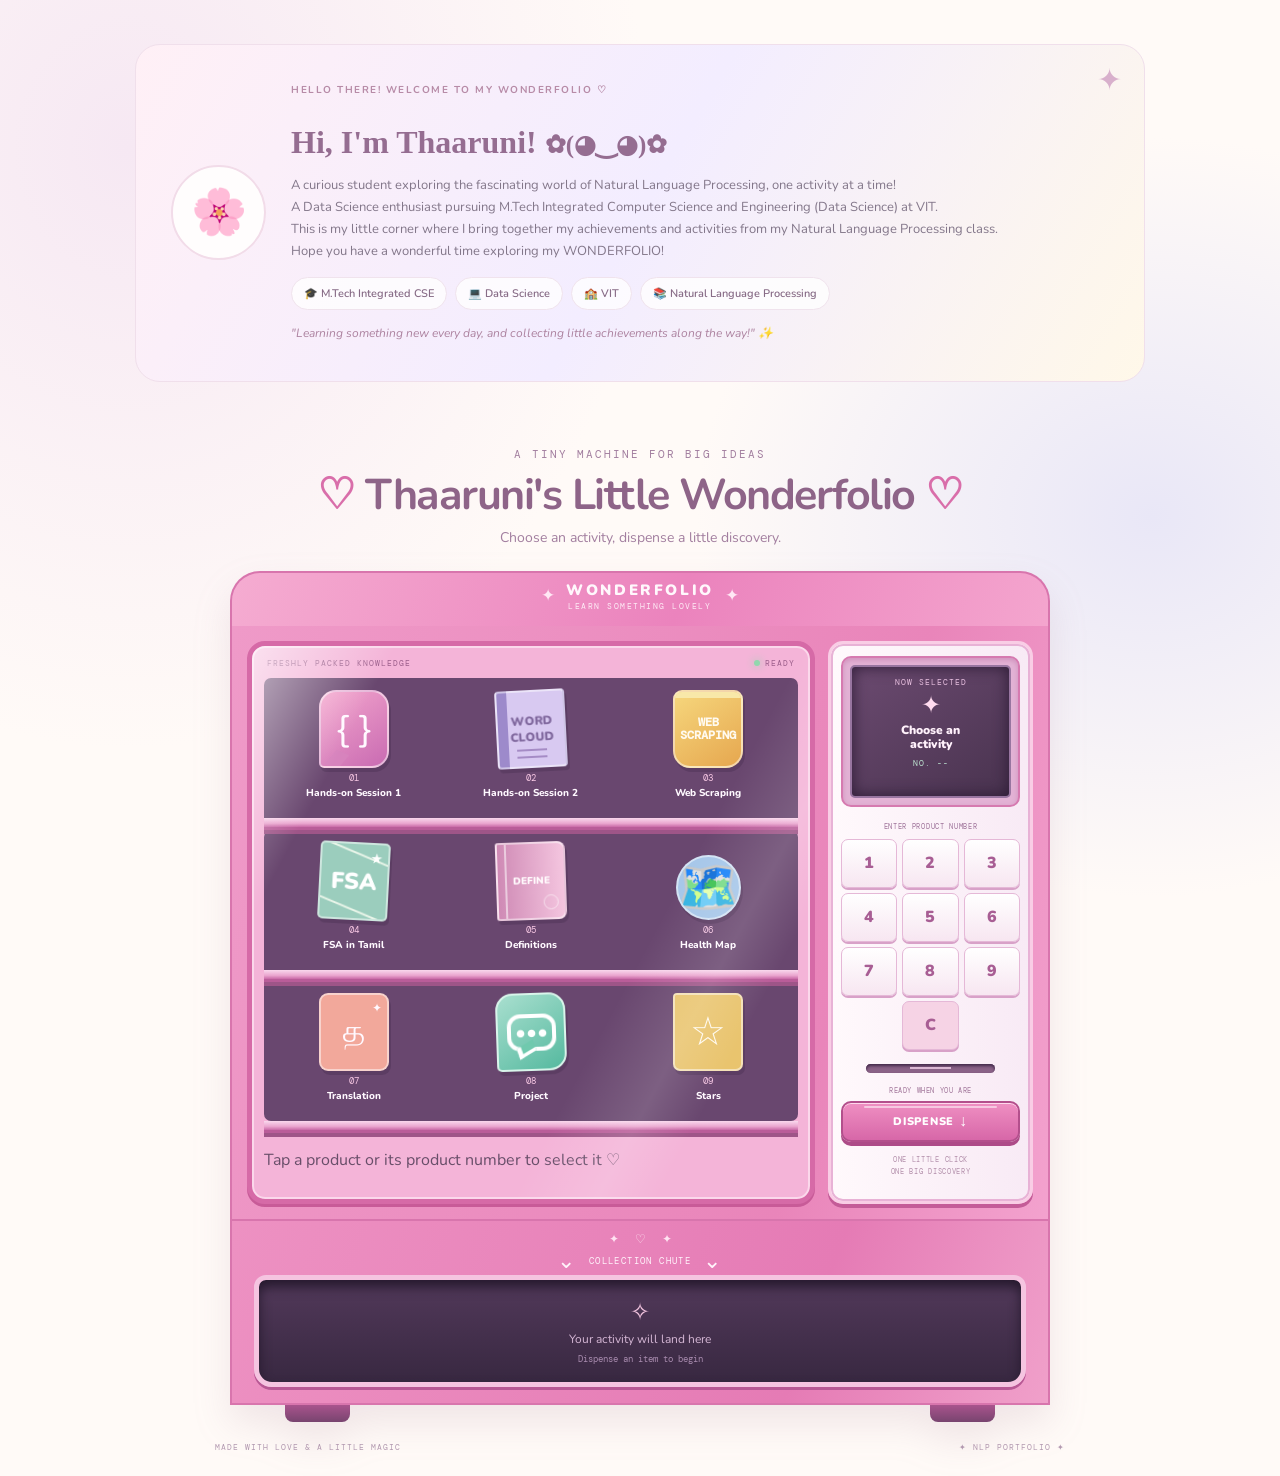
<file: index.html>
<!DOCTYPE html>
<html lang="en">

<head>
  <meta charset="UTF-8">
  <meta name="viewport" content="width=device-width, initial-scale=1.0">
  <meta name="theme-color" content="#ef9ac8">
  <title>Portfolio | Activity Vending Machine</title>
  <link rel="stylesheet" href="css/style.css">
</head>

<body>
  <br><br>
  <section class="intro-section">
    <div class="intro-card">
      <div class="intro-avatar">🌸</div>

      <div class="intro-content">
        <p class="intro-label">HELLO THERE! WELCOME TO MY WONDERFOLIO ♡</p>

        <h1>Hi, I'm Thaaruni! <span>✿(◕‿◕)✿</span></h1>

        <p class="intro-description">
          A curious student exploring the fascinating world of
          Natural Language Processing, one activity at a time!
          <br>
          A Data Science enthusiast pursuing M.Tech Integrated
          Computer Science and Engineering (Data Science) at VIT.
          <br>
          This is my little corner where I bring together my achievements
          and activities from my Natural Language Processing class.
          <br>
          Hope you have a wonderful time exploring my WONDERFOLIO!
        </p>

        <div class="intro-details">
          <span>🎓 M.Tech Integrated CSE</span>
          <span>💻 Data Science</span>
          <span>🏫 VIT</span>
          <span>📚 Natural Language Processing</span>
        </div>

        <p class="intro-quote">
          "Learning something new every day, and collecting little
          achievements along the way!" ✨
        </p>
      </div>

      <div class="intro-decoration">✦</div>
    </div>
  </section>

  <main class="page">
    <header class="page-heading">
      <p class="eyebrow">A tiny machine for big ideas</p>
      <h1><span>♡</span> Thaaruni's Little Wonderfolio <span>♡</span></h1>
      <p class="subtitle">Choose an activity, dispense a little discovery.</p>
    </header>

    <section class="machine" aria-label="NLP activity vending machine">
      <div class="machine-top">
        <div class="machine-brand">
          <span class="brand-star">✦</span>
          <div>
            <p class="brand-name">WONDERFOLIO</p>
            <p class="brand-tagline">LEARN SOMETHING LOVELY</p>
          </div>
          <span class="brand-star">✦</span>
        </div>
      </div>

      <div class="machine-body">
        <section class="product-window" aria-label="Available activities">
          <div class="window-header">
            <span>FRESHLY PACKED KNOWLEDGE</span>
            <span class="window-light"><i></i> READY</span>
          </div>
          <div class="shelves" id="productShelves">
            <div class="shelf-row">
              <button class="product" data-activity="hands-on-session-1" aria-pressed="false">
                <span class="product-art speech-art"><span>{ }</span></span>
                <span class="product-number">01</span>
                <span class="product-name">Hands-on Session 1</span>
              </button>
              <button class="product" data-activity="hands-on-session-2" aria-pressed="false">
                <span class="product-art notebook-art"><span>WORD CLOUD</span><i></i></span>
                <span class="product-number">02</span>
                <span class="product-name">Hands-on Session 2</span>
              </button>
              <button class="product" data-activity="web-scraping" aria-pressed="false">
                <span class="product-art tag-art"><span>WEB<br>SCRAPING</span></span>
                <span class="product-number">03</span>
                <span class="product-name">Web Scraping</span>
              </button>
            </div>
            <div class="shelf-edge"></div>
            <div class="shelf-row">
              <button class="product" data-activity="fsa-in-tamil" aria-pressed="false">
                <span class="product-art cards-art"><span>FSA</span><i>★</i></span>
                <span class="product-number">04</span>
                <span class="product-name">FSA in Tamil</span>
              </button>
              <button class="product" data-activity="definitions" aria-pressed="false">
                <span class="product-art book-art"><span>DEFINE</span><i></i></span>
                <span class="product-number">05</span>
                <span class="product-name">Definitions</span>
              </button>
              <button class="product" data-activity="health-map" aria-pressed="false">
                <span class="product-art magnify-art"><span>🗺️</span></span>
                <span class="product-number">06</span>
                <span class="product-name">Health Map</span>
              </button>
            </div>
            <div class="shelf-edge"></div>
            <div class="shelf-row shelf-row-last">
              <button class="product" data-activity="translation" aria-pressed="false">
                <span class="product-art puzzle-art"><span>த</span><i>✦</i></span>
                <span class="product-number">07</span>
                <span class="product-name">Translation</span>
              </button>
              <button class="product project-product" data-activity="project" aria-pressed="false">
                <span class="product-art project-art">
                  <span class="project-bubble">
                    <span class="project-sparkle">•••</span>
                  </span>
                </span>
                <span class="product-number">08</span>
                <span class="product-name">Project</span>                
              </button>
              <button class="product" data-activity="stars" aria-pressed="false">
                <span class="product-art folder-art"><span>☆</span><i></i></span>
                <span class="product-number">09</span>
                <span class="product-name">Stars</span>
              </button>
            </div>
            <div class="shelf-edge"></div>
          </div>
          <p class="window-note">Tap a product or its product number to select it <span>♡</span></p>
        </section>

        <aside class="control-panel" aria-label="Vending machine controls">
          <div class="display-frame">
            <div class="digital-display" aria-live="polite">
              <p class="display-label">NOW SELECTED</p>
              <div class="display-icon" id="selectedIcon">✦</div>
              <p class="display-name" id="selectedName">Choose an<br>activity</p>
              <p class="display-code" id="selectedCode">NO. --</p>
            </div>
          </div>

          <div class="keypad-label">ENTER PRODUCT NUMBER</div>
          <div class="keypad" id="keypad">
            <button data-number="1">1</button><button data-number="2">2</button><button data-number="3">3</button>
            <button data-number="4">4</button><button data-number="5">5</button><button data-number="6">6</button>
            <button data-number="7">7</button><button data-number="8">8</button><button data-number="9">9</button><button data-number="clear"
              class="key-clear">C</button>
          </div>
          <div class="coin-slot" aria-hidden="true"><span></span></div>
          <div class="dispense-label">READY WHEN YOU ARE</div>
          <button class="dispense-button" id="dispenseButton">
            <span class="button-shine"></span>
            <span class="button-text">DISPENSE</span>
            <span class="button-arrow">↓</span>
          </button>
          <p class="panel-footnote">ONE LITTLE CLICK<br>ONE BIG DISCOVERY</p>
        </aside>
      </div>

      <div class="machine-lower">
        <div class="lower-decoration"><span>✦</span><span>♡</span><span>✦</span></div>
        <div class="collection-label">
          <span class="collection-arrow">⌄</span>
          <span>COLLECTION CHUTE</span>
          <span class="collection-arrow">⌄</span>
        </div>
        <div class="collection-pit" id="collectionPit" aria-live="polite">
          <div class="pit-empty" id="pitEmpty">
            <span class="pit-sparkle">✧</span>
            <p>Your activity will land here</p>
            <small>Dispense an item to begin</small>
          </div>
        </div>
      </div>
      <div class="machine-foot">
        <div class="machine-leg"></div>
        <div class="machine-leg"></div>
      </div>
    </section>

    <footer class="page-footer">
      <span>MADE WITH LOVE & A LITTLE MAGIC</span>
      <span>✦ NLP PORTFOLIO ✦</span>
    </footer>
  </main>

  <div class="toast" id="toast" role="status" aria-live="polite"></div>
  <script src="js/script.js"></script>
</body>

</html>
</file>
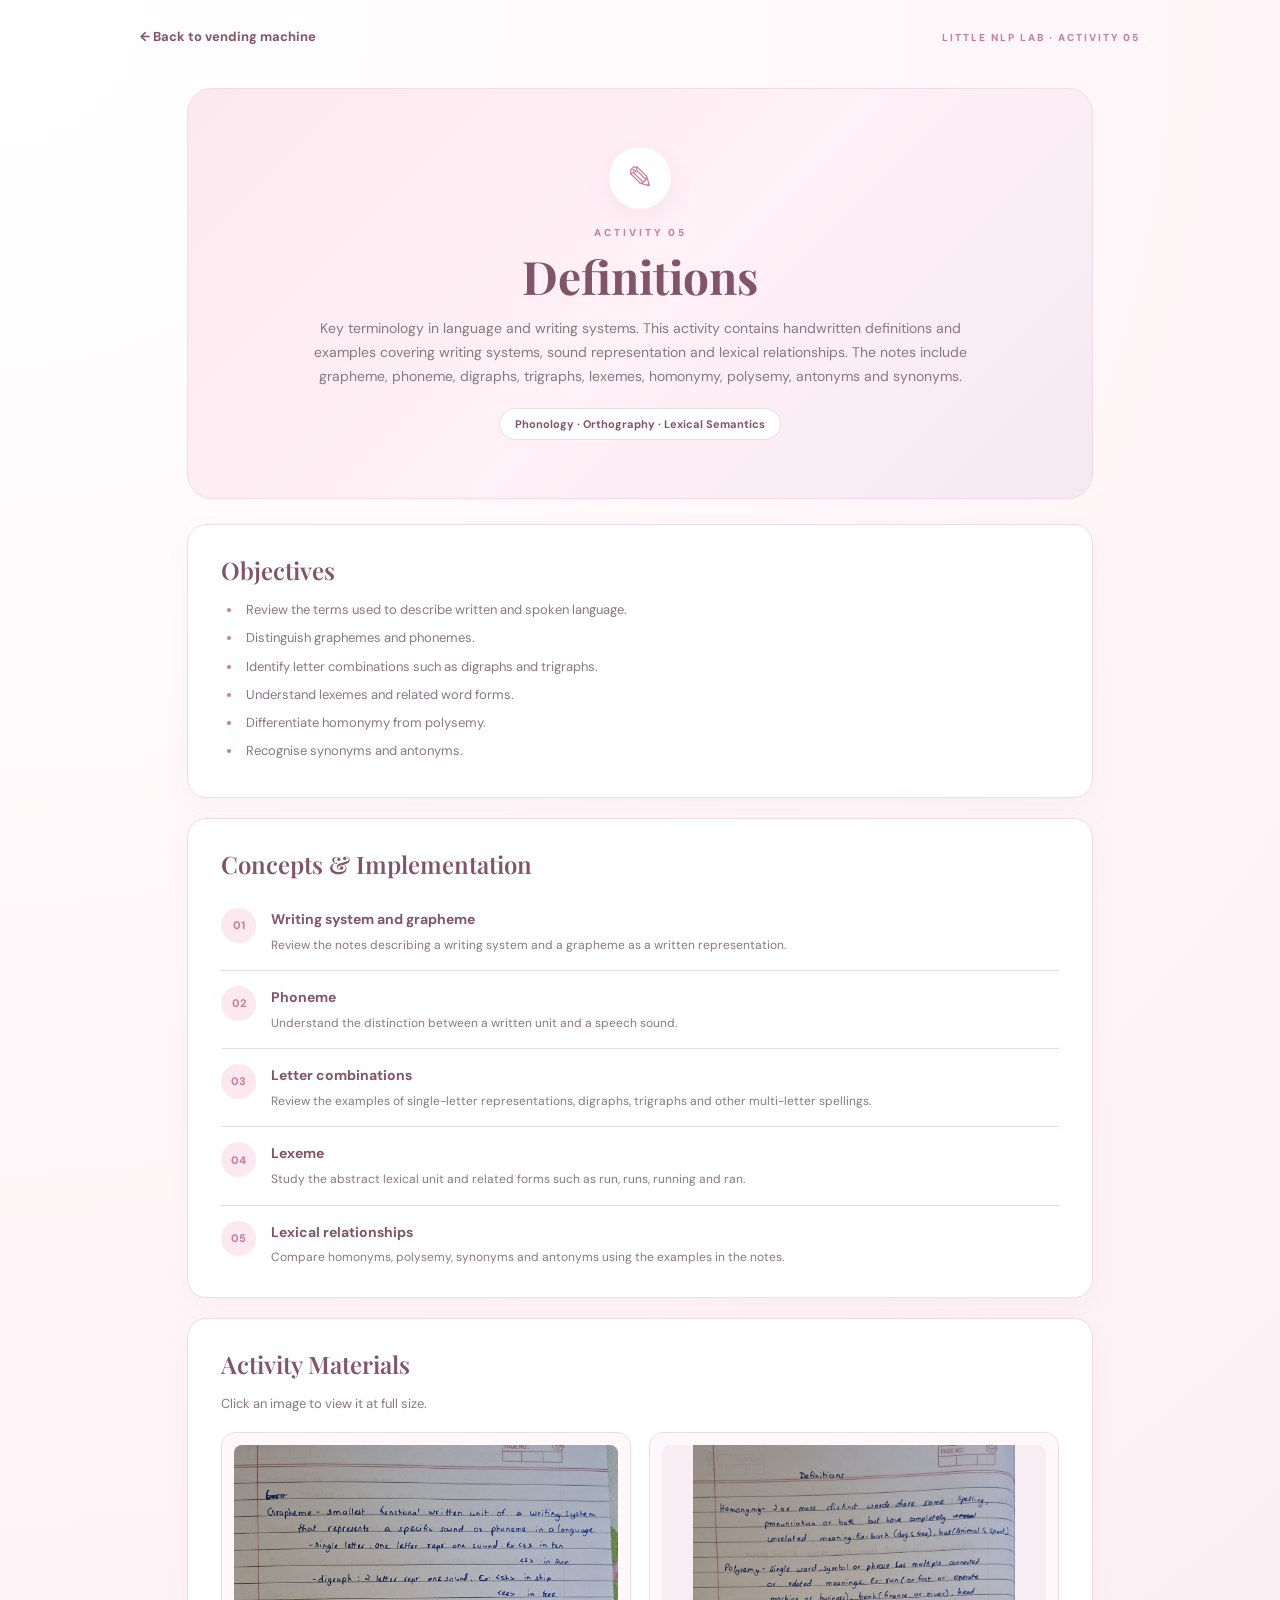
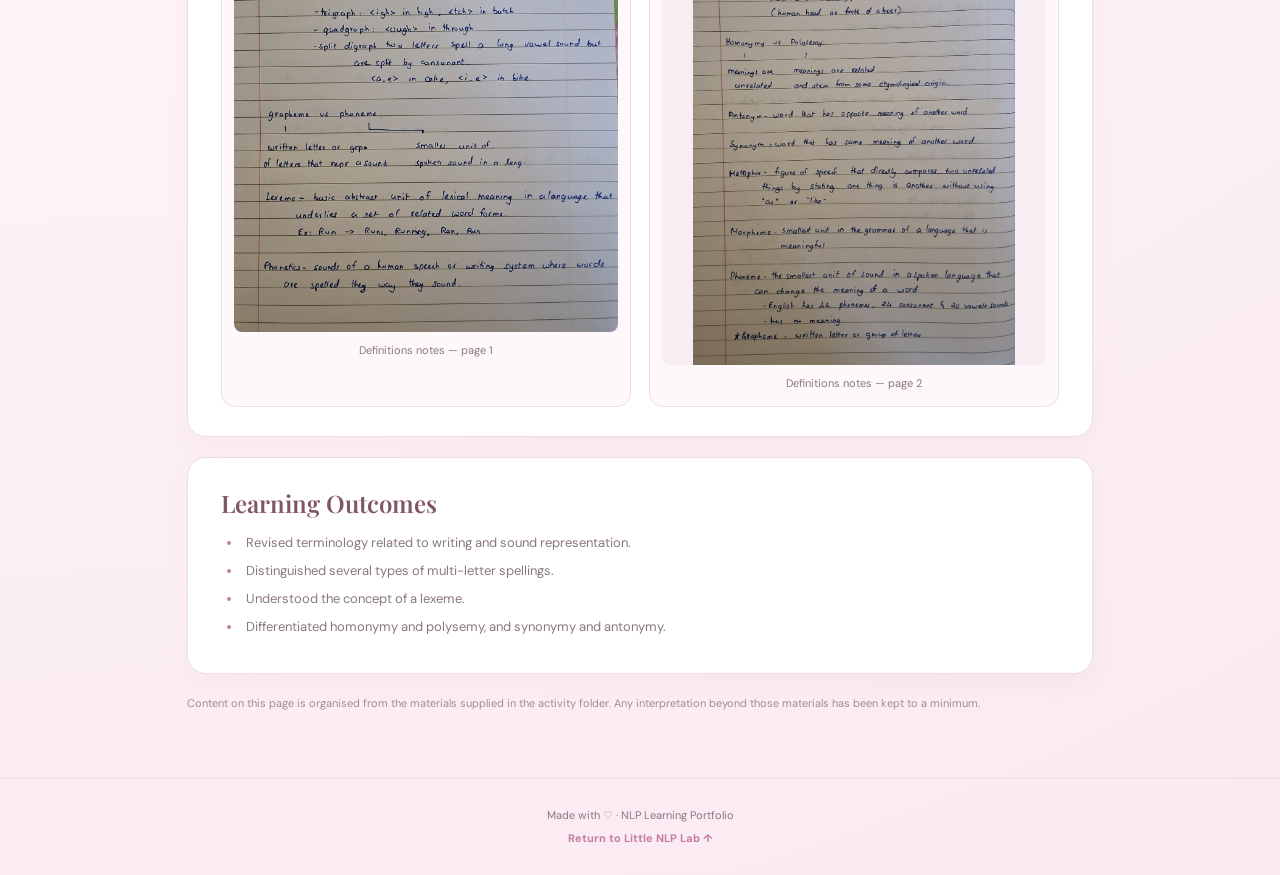
<file: activities/definitions/index.html>
<!DOCTYPE html>
<html lang="en">

<head>
  <meta charset="UTF-8">
  <meta name="viewport" content="width=device-width, initial-scale=1.0">
  <meta name="theme-color" content="#f4c9dc">
  <title>Definitions | Little NLP Lab</title>
  <link rel="stylesheet" href="style.css">
</head>

<body>
  <header class="page-header">
    <a class="back-link" href="../../index.html">← Back to vending machine</a>
    <span class="page-label">LITTLE NLP LAB · ACTIVITY 05</span>
  </header>
  <main class="activity-container">
    <section class="hero">
      <div class="hero-icon">✎</div>
      <p class="eyebrow">ACTIVITY 05</p>
      <h1>Definitions</h1>
      <p class="hero-description">Key terminology in language and writing systems. This activity contains handwritten
        definitions and examples covering writing systems, sound representation and lexical relationships. The notes
        include grapheme, phoneme, digraphs, trigraphs, lexemes, homonymy, polysemy, antonyms and synonyms.</p>
      <span class="tag">Phonology · Orthography · Lexical Semantics</span>
    </section>
    <section class="content-card">
      <h2>Objectives</h2>
      <ul>
        <li>Review the terms used to describe written and spoken language.</li>
        <li>Distinguish graphemes and phonemes.</li>
        <li>Identify letter combinations such as digraphs and trigraphs.</li>
        <li>Understand lexemes and related word forms.</li>
        <li>Differentiate homonymy from polysemy.</li>
        <li>Recognise synonyms and antonyms.</li>
      </ul>
    </section>
    <section class="content-card">
      <h2>Concepts & Implementation</h2>
      <div class="step"><span class="step-number">01</span>
        <div>
          <h3>Writing system and grapheme</h3>
          <p>Review the notes describing a writing system and a grapheme as a written representation.</p>
        </div>
      </div>
      <div class="step"><span class="step-number">02</span>
        <div>
          <h3>Phoneme</h3>
          <p>Understand the distinction between a written unit and a speech sound.</p>
        </div>
      </div>
      <div class="step"><span class="step-number">03</span>
        <div>
          <h3>Letter combinations</h3>
          <p>Review the examples of single-letter representations, digraphs, trigraphs and other multi-letter spellings.
          </p>
        </div>
      </div>
      <div class="step"><span class="step-number">04</span>
        <div>
          <h3>Lexeme</h3>
          <p>Study the abstract lexical unit and related forms such as run, runs, running and ran.</p>
        </div>
      </div>
      <div class="step"><span class="step-number">05</span>
        <div>
          <h3>Lexical relationships</h3>
          <p>Compare homonyms, polysemy, synonyms and antonyms using the examples in the notes.</p>
        </div>
      </div>
    </section>
    <section class="content-card">
      <h2>Activity Materials</h2>
      <p>Click an image to view it at full size.</p>
      <div class="image-grid">
        <figure class="image-card"><a href="assets/definitions-1.jpeg" target="_blank" rel="noopener"><img
              src="assets/definitions-1.jpeg" alt="Definitions notes — page 1" loading="lazy"></a>
          <figcaption>Definitions notes — page 1</figcaption>
        </figure>
        <figure class="image-card"><a href="assets/definitions-2.jpeg" target="_blank" rel="noopener"><img
              src="assets/definitions-2.jpeg" alt="Definitions notes — page 2" loading="lazy"></a>
          <figcaption>Definitions notes — page 2</figcaption>
        </figure>
      </div>
    </section>
    <section class="content-card">
      <h2>Learning Outcomes</h2>
      <ul>
        <li>Revised terminology related to writing and sound representation.</li>
        <li>Distinguished several types of multi-letter spellings.</li>
        <li>Understood the concept of a lexeme.</li>
        <li>Differentiated homonymy and polysemy, and synonymy and antonymy.</li>
      </ul>
    </section>

    <p class="note">Content on this page is organised from the materials supplied in the activity folder. Any
      interpretation beyond those materials has been kept to a minimum.</p>
  </main>
  <footer>Made with ♡ · NLP Learning Portfolio<br><a href="../../index.html">Return to Little NLP Lab ↑</a></footer>
</body>

</html>
</file>
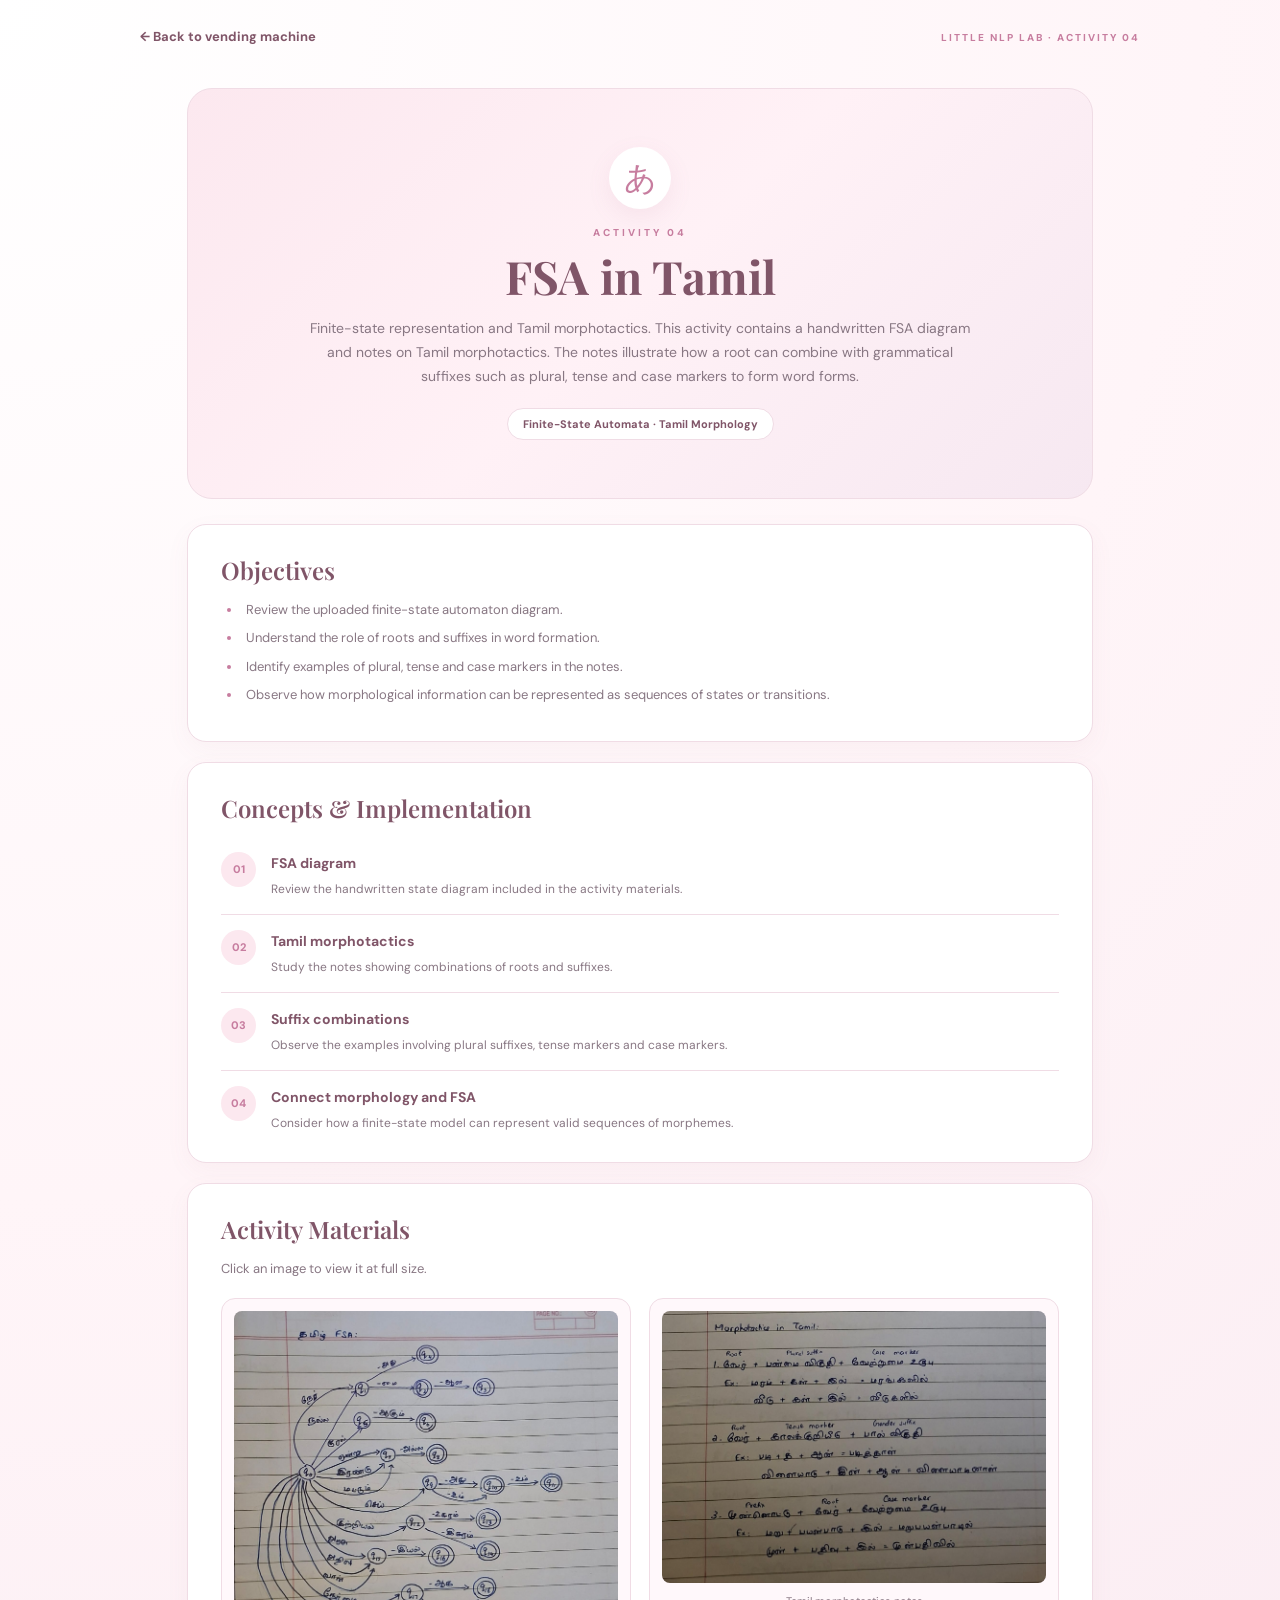
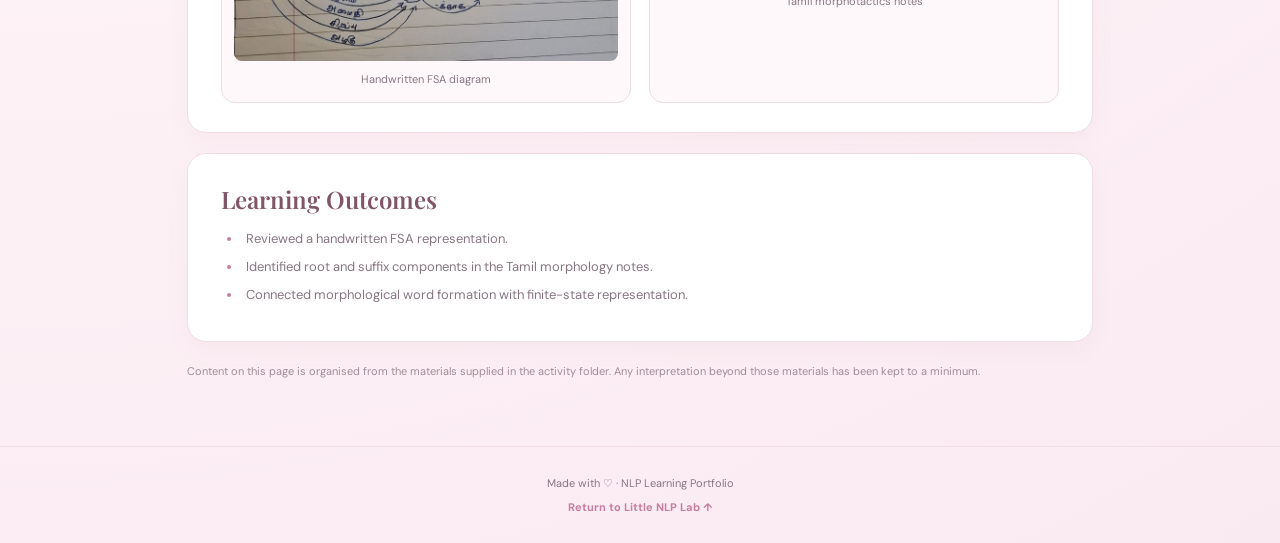
<file: activities/fsa-in-tamil/index.html>
<!DOCTYPE html>
<html lang="en">

<head>
  <meta charset="UTF-8">
  <meta name="viewport" content="width=device-width, initial-scale=1.0">
  <meta name="theme-color" content="#f4c9dc">
  <title>FSA in Tamil | Little NLP Lab</title>
  <link rel="stylesheet" href="style.css">
</head>

<body>
  <header class="page-header">
    <a class="back-link" href="../../index.html">← Back to vending machine</a>
    <span class="page-label">LITTLE NLP LAB · ACTIVITY 04</span>
  </header>
  <main class="activity-container">
    <section class="hero">
      <div class="hero-icon">あ</div>
      <p class="eyebrow">ACTIVITY 04</p>
      <h1>FSA in Tamil</h1>
      <p class="hero-description">Finite-state representation and Tamil morphotactics. This activity contains a
        handwritten FSA diagram and notes on Tamil morphotactics. The notes illustrate how a root can combine with
        grammatical suffixes such as plural, tense and case markers to form word forms.</p>
      <span class="tag">Finite-State Automata · Tamil Morphology</span>
    </section>
    <section class="content-card">
      <h2>Objectives</h2>
      <ul>
        <li>Review the uploaded finite-state automaton diagram.</li>
        <li>Understand the role of roots and suffixes in word formation.</li>
        <li>Identify examples of plural, tense and case markers in the notes.</li>
        <li>Observe how morphological information can be represented as sequences of states or transitions.</li>
      </ul>
    </section>
    <section class="content-card">
      <h2>Concepts & Implementation</h2>
      <div class="step"><span class="step-number">01</span>
        <div>
          <h3>FSA diagram</h3>
          <p>Review the handwritten state diagram included in the activity materials.</p>
        </div>
      </div>
      <div class="step"><span class="step-number">02</span>
        <div>
          <h3>Tamil morphotactics</h3>
          <p>Study the notes showing combinations of roots and suffixes.</p>
        </div>
      </div>
      <div class="step"><span class="step-number">03</span>
        <div>
          <h3>Suffix combinations</h3>
          <p>Observe the examples involving plural suffixes, tense markers and case markers.</p>
        </div>
      </div>
      <div class="step"><span class="step-number">04</span>
        <div>
          <h3>Connect morphology and FSA</h3>
          <p>Consider how a finite-state model can represent valid sequences of morphemes.</p>
        </div>
      </div>
    </section>
    <section class="content-card">
      <h2>Activity Materials</h2>
      <p>Click an image to view it at full size.</p>
      <div class="image-grid">
        <figure class="image-card"><a href="assets/fsa-diagram.jpeg" target="_blank" rel="noopener"><img
              src="assets/fsa-diagram.jpeg" alt="Handwritten FSA diagram" loading="lazy"></a>
          <figcaption>Handwritten FSA diagram</figcaption>
        </figure>
        <figure class="image-card"><a href="assets/tamil-morphotactics.jpeg" target="_blank" rel="noopener"><img
              src="assets/tamil-morphotactics.jpeg" alt="Tamil morphotactics notes" loading="lazy"></a>
          <figcaption>Tamil morphotactics notes</figcaption>
        </figure>
      </div>
    </section>
    <section class="content-card">
      <h2>Learning Outcomes</h2>
      <ul>
        <li>Reviewed a handwritten FSA representation.</li>
        <li>Identified root and suffix components in the Tamil morphology notes.</li>
        <li>Connected morphological word formation with finite-state representation.</li>
      </ul>
    </section>

    <p class="note">Content on this page is organised from the materials supplied in the activity folder. Any
      interpretation beyond those materials has been kept to a minimum.</p>
  </main>
  <footer>Made with ♡ · NLP Learning Portfolio<br><a href="../../index.html">Return to Little NLP Lab ↑</a></footer>
</body>

</html>
</file>
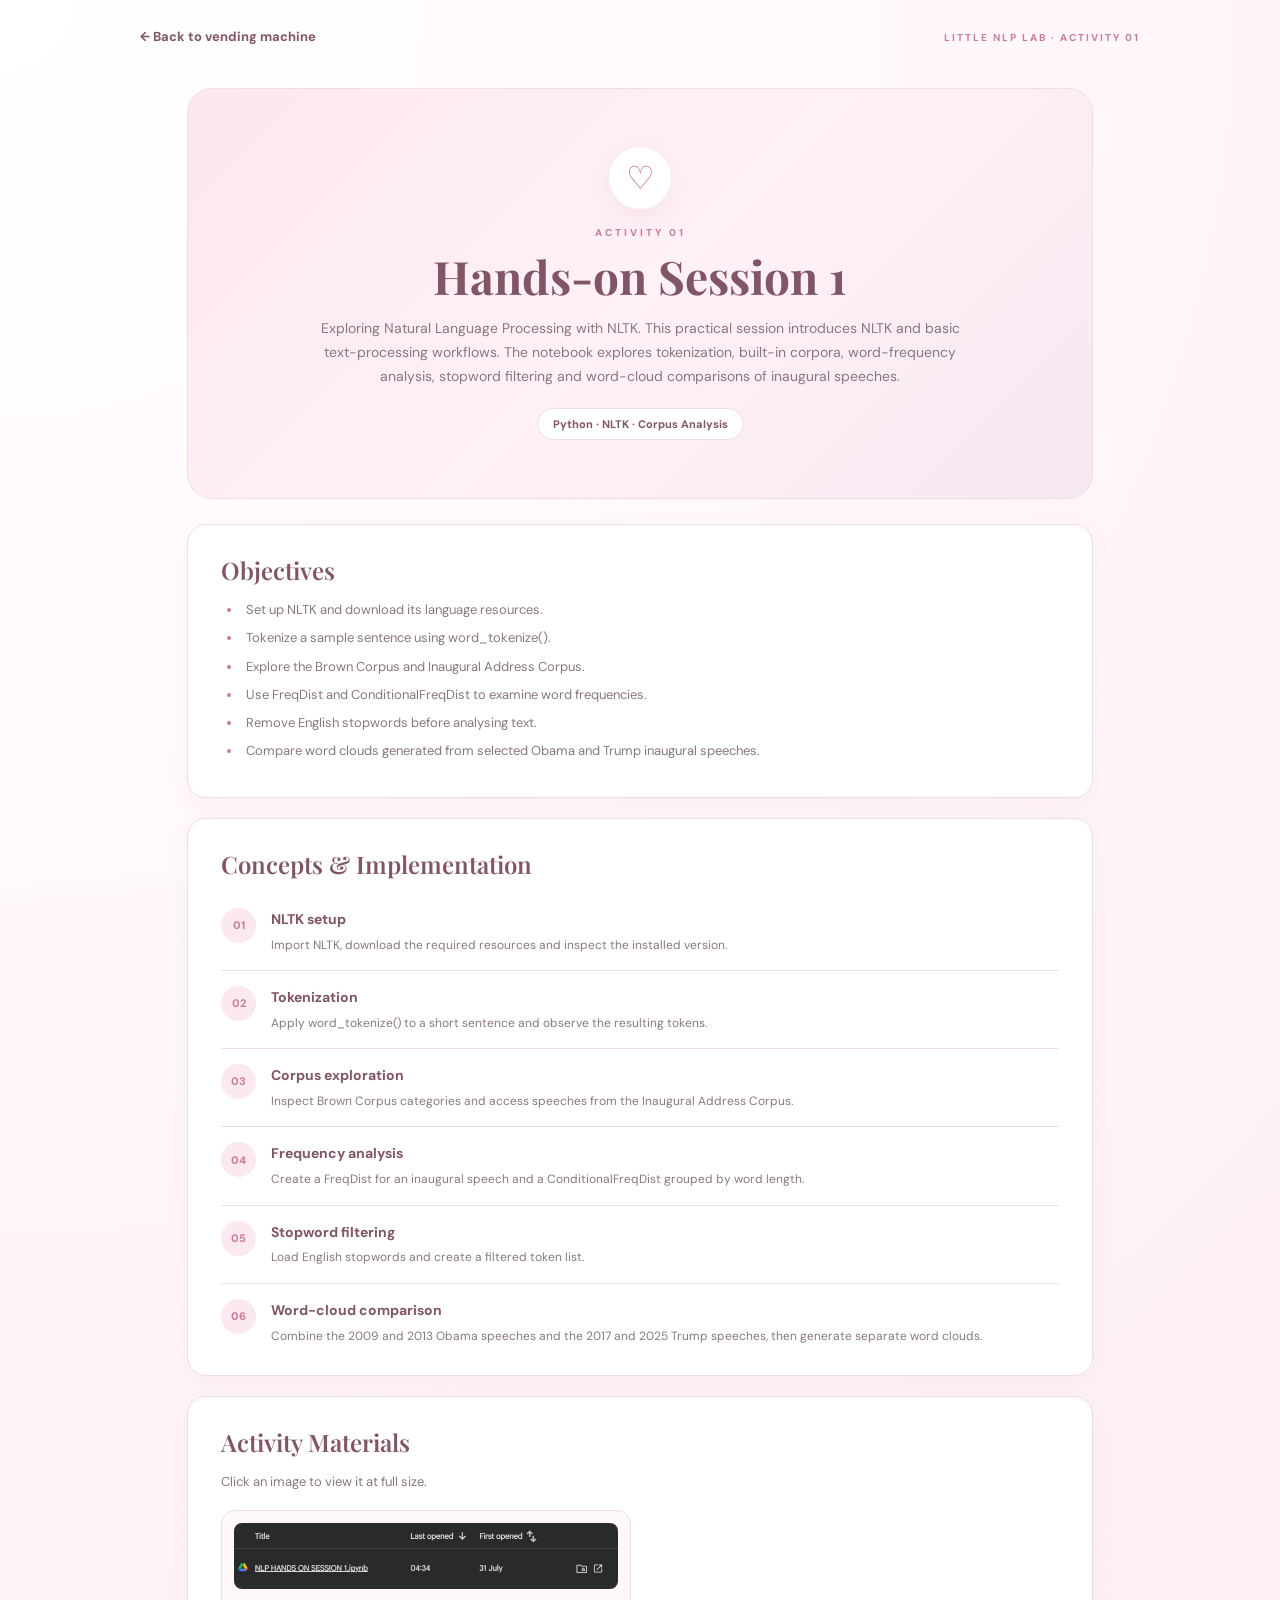
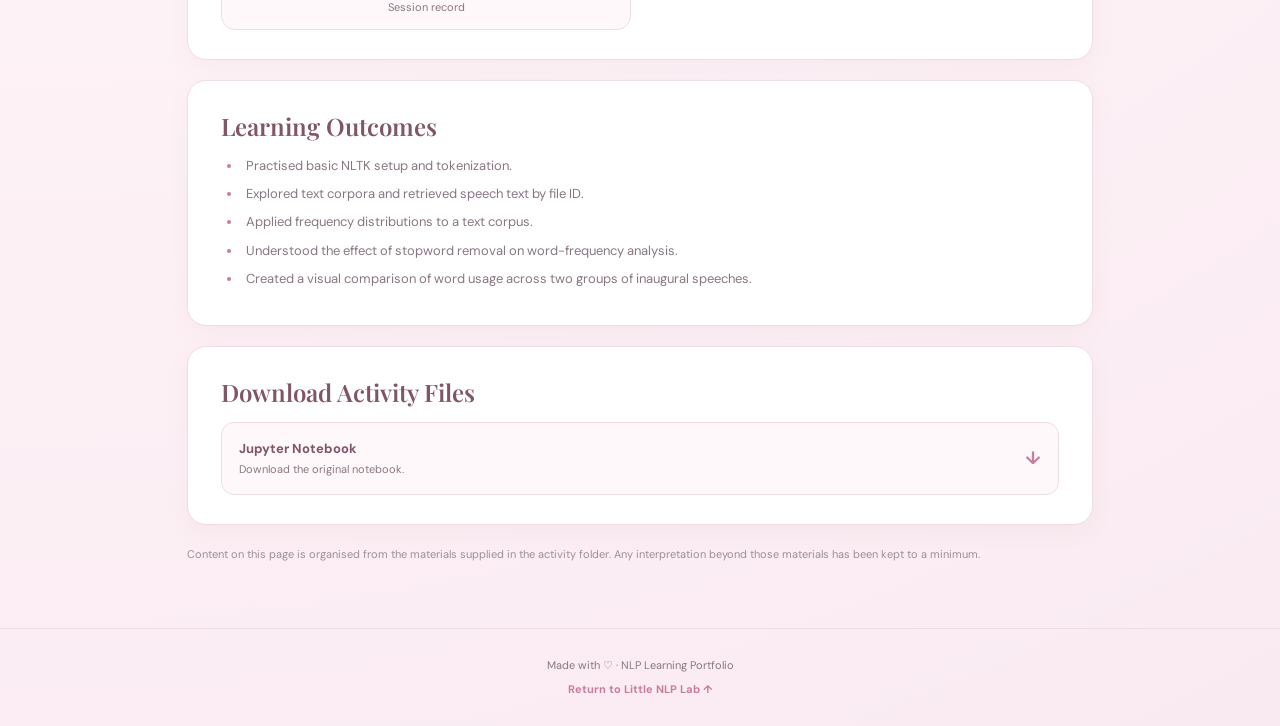
<file: activities/hands-on-session-1/index.html>
<!DOCTYPE html>
<html lang="en">

<head>
  <meta charset="UTF-8">
  <meta name="viewport" content="width=device-width, initial-scale=1.0">
  <meta name="theme-color" content="#f4c9dc">
  <title>Hands-on Session 1 | Little NLP Lab</title>
  <link rel="stylesheet" href="style.css">
</head>

<body>
  <header class="page-header">
    <a class="back-link" href="../../index.html">← Back to vending machine</a>
    <span class="page-label">LITTLE NLP LAB · ACTIVITY 01</span>
  </header>
  <main class="activity-container">
    <section class="hero">
      <div class="hero-icon">♡</div>
      <p class="eyebrow">ACTIVITY 01</p>
      <h1>Hands-on Session 1</h1>
      <p class="hero-description">Exploring Natural Language Processing with NLTK. This practical session introduces
        NLTK and basic text-processing workflows. The notebook explores tokenization, built-in corpora, word-frequency
        analysis, stopword filtering and word-cloud comparisons of inaugural speeches.</p>
      <span class="tag">Python · NLTK · Corpus Analysis</span>
    </section>
    <section class="content-card">
      <h2>Objectives</h2>
      <ul>
        <li>Set up NLTK and download its language resources.</li>
        <li>Tokenize a sample sentence using word_tokenize().</li>
        <li>Explore the Brown Corpus and Inaugural Address Corpus.</li>
        <li>Use FreqDist and ConditionalFreqDist to examine word frequencies.</li>
        <li>Remove English stopwords before analysing text.</li>
        <li>Compare word clouds generated from selected Obama and Trump inaugural speeches.</li>
      </ul>
    </section>
    <section class="content-card">
      <h2>Concepts & Implementation</h2>
      <div class="step"><span class="step-number">01</span>
        <div>
          <h3>NLTK setup</h3>
          <p>Import NLTK, download the required resources and inspect the installed version.</p>
        </div>
      </div>
      <div class="step"><span class="step-number">02</span>
        <div>
          <h3>Tokenization</h3>
          <p>Apply word_tokenize() to a short sentence and observe the resulting tokens.</p>
        </div>
      </div>
      <div class="step"><span class="step-number">03</span>
        <div>
          <h3>Corpus exploration</h3>
          <p>Inspect Brown Corpus categories and access speeches from the Inaugural Address Corpus.</p>
        </div>
      </div>
      <div class="step"><span class="step-number">04</span>
        <div>
          <h3>Frequency analysis</h3>
          <p>Create a FreqDist for an inaugural speech and a ConditionalFreqDist grouped by word length.</p>
        </div>
      </div>
      <div class="step"><span class="step-number">05</span>
        <div>
          <h3>Stopword filtering</h3>
          <p>Load English stopwords and create a filtered token list.</p>
        </div>
      </div>
      <div class="step"><span class="step-number">06</span>
        <div>
          <h3>Word-cloud comparison</h3>
          <p>Combine the 2009 and 2013 Obama speeches and the 2017 and 2025 Trump speeches, then generate separate word
            clouds.</p>
        </div>
      </div>
    </section>
    <section class="content-card">
      <h2>Activity Materials</h2>
      <p>Click an image to view it at full size.</p>
      <div class="image-grid">
        <figure class="image-card"><a href="assets/session-date.png" target="_blank" rel="noopener"><img
              src="assets/session-date.png" alt="Session record" loading="lazy"></a>
          <figcaption>Session record</figcaption>
        </figure>
      </div>
    </section>
    <section class="content-card">
      <h2>Learning Outcomes</h2>
      <ul>
        <li>Practised basic NLTK setup and tokenization.</li>
        <li>Explored text corpora and retrieved speech text by file ID.</li>
        <li>Applied frequency distributions to a text corpus.</li>
        <li>Understood the effect of stopword removal on word-frequency analysis.</li>
        <li>Created a visual comparison of word usage across two groups of inaugural speeches.</li>
      </ul>
    </section>
    <section class="content-card">
      <h2>Download Activity Files</h2>
      <div class="file-list"><a class="file-link" href="files/NLP_HANDS_ON_SESSION_1.ipynb" download><span>Jupyter
            Notebook<small>Download the original notebook.</small></span><span class="file-arrow">↓</span></a></div>
    </section>
    <p class="note">Content on this page is organised from the materials supplied in the activity folder. Any
      interpretation beyond those materials has been kept to a minimum.</p>
  </main>
  <footer>Made with ♡ · NLP Learning Portfolio<br><a href="../../index.html">Return to Little NLP Lab ↑</a></footer>
</body>

</html>
</file>
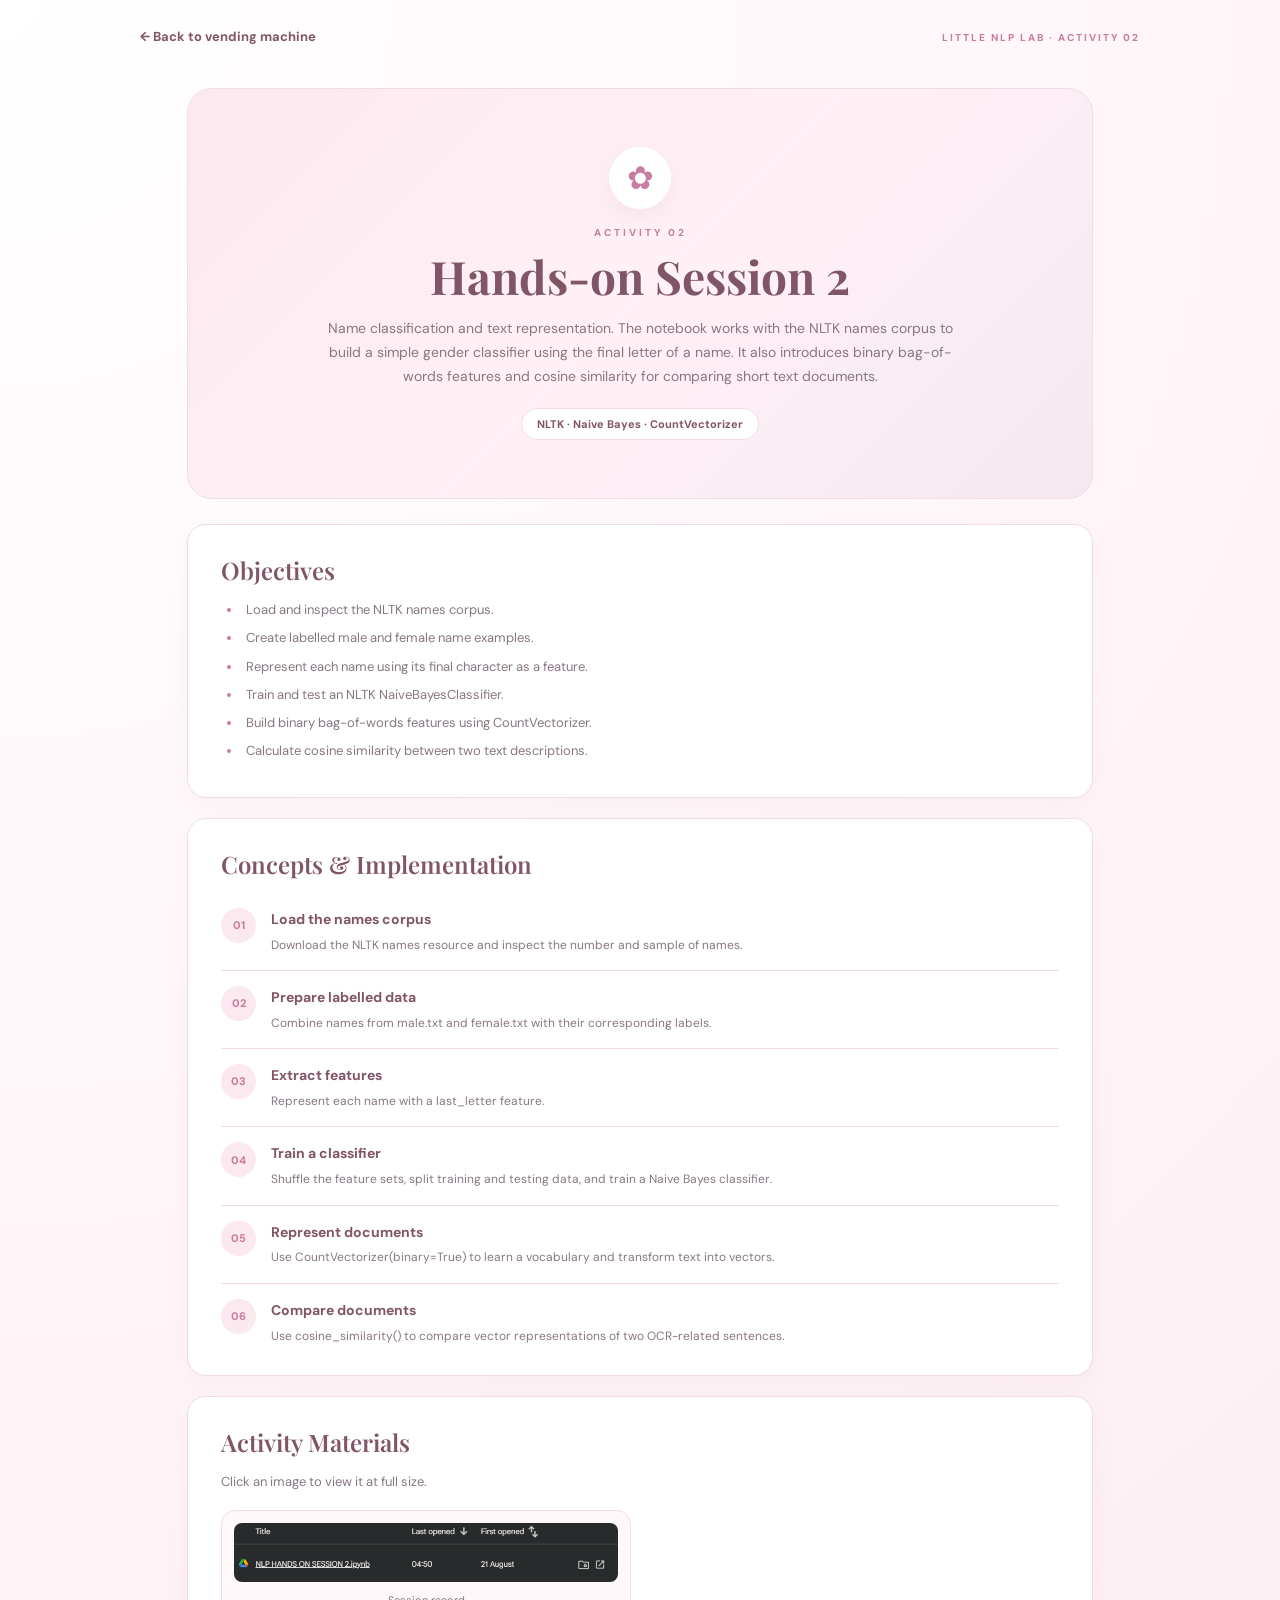
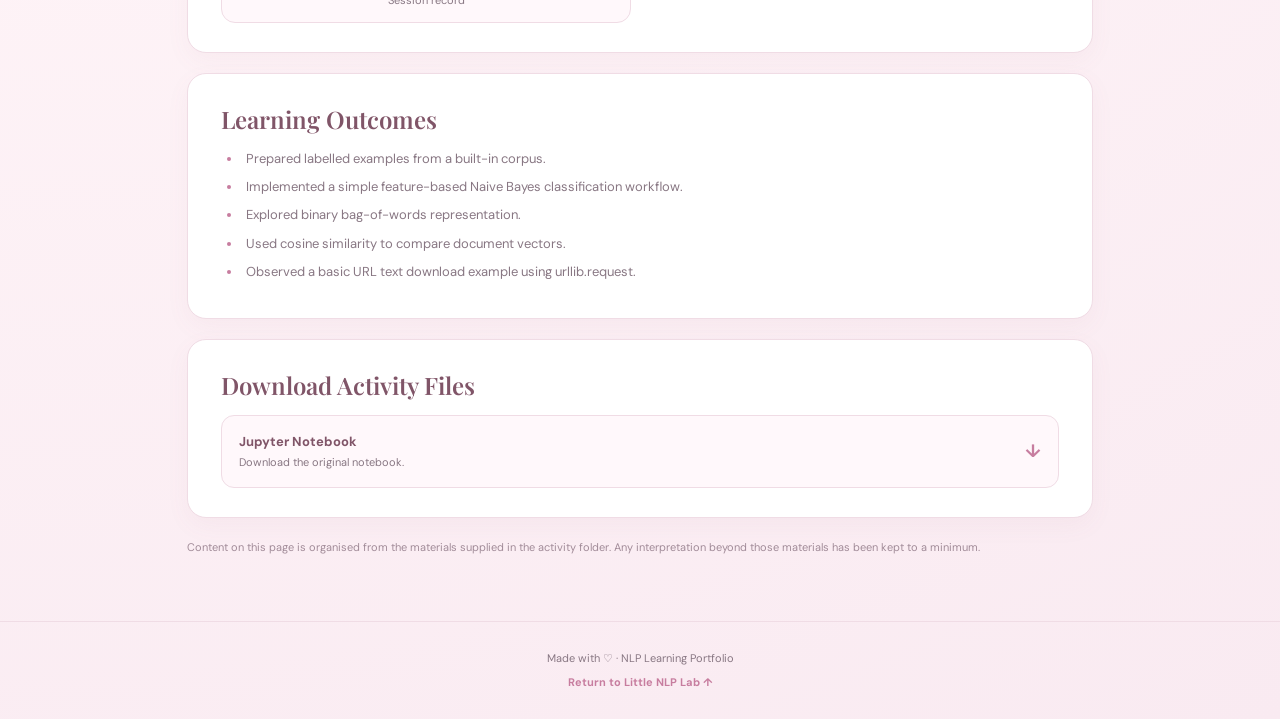
<file: activities/hands-on-session-2/index.html>
<!DOCTYPE html>
<html lang="en">

<head>
  <meta charset="UTF-8">
  <meta name="viewport" content="width=device-width, initial-scale=1.0">
  <meta name="theme-color" content="#f4c9dc">
  <title>Hands-on Session 2 | Little NLP Lab</title>
  <link rel="stylesheet" href="style.css">
</head>

<body>
  <header class="page-header">
    <a class="back-link" href="../../index.html">← Back to vending machine</a>
    <span class="page-label">LITTLE NLP LAB · ACTIVITY 02</span>
  </header>
  <main class="activity-container">
    <section class="hero">
      <div class="hero-icon">✿</div>
      <p class="eyebrow">ACTIVITY 02</p>
      <h1>Hands-on Session 2</h1>
      <p class="hero-description">Name classification and text representation. The notebook works with the NLTK names
        corpus to build a simple gender classifier using the final letter of a name. It also introduces binary
        bag-of-words features and cosine similarity for comparing short text documents.</p>
      <span class="tag">NLTK · Naive Bayes · CountVectorizer</span>
    </section>
    <section class="content-card">
      <h2>Objectives</h2>
      <ul>
        <li>Load and inspect the NLTK names corpus.</li>
        <li>Create labelled male and female name examples.</li>
        <li>Represent each name using its final character as a feature.</li>
        <li>Train and test an NLTK NaiveBayesClassifier.</li>
        <li>Build binary bag-of-words features using CountVectorizer.</li>
        <li>Calculate cosine similarity between two text descriptions.</li>
      </ul>
    </section>
    <section class="content-card">
      <h2>Concepts & Implementation</h2>
      <div class="step"><span class="step-number">01</span>
        <div>
          <h3>Load the names corpus</h3>
          <p>Download the NLTK names resource and inspect the number and sample of names.</p>
        </div>
      </div>
      <div class="step"><span class="step-number">02</span>
        <div>
          <h3>Prepare labelled data</h3>
          <p>Combine names from male.txt and female.txt with their corresponding labels.</p>
        </div>
      </div>
      <div class="step"><span class="step-number">03</span>
        <div>
          <h3>Extract features</h3>
          <p>Represent each name with a last_letter feature.</p>
        </div>
      </div>
      <div class="step"><span class="step-number">04</span>
        <div>
          <h3>Train a classifier</h3>
          <p>Shuffle the feature sets, split training and testing data, and train a Naive Bayes classifier.</p>
        </div>
      </div>
      <div class="step"><span class="step-number">05</span>
        <div>
          <h3>Represent documents</h3>
          <p>Use CountVectorizer(binary=True) to learn a vocabulary and transform text into vectors.</p>
        </div>
      </div>
      <div class="step"><span class="step-number">06</span>
        <div>
          <h3>Compare documents</h3>
          <p>Use cosine_similarity() to compare vector representations of two OCR-related sentences.</p>
        </div>
      </div>
    </section>
    <section class="content-card">
      <h2>Activity Materials</h2>
      <p>Click an image to view it at full size.</p>
      <div class="image-grid">
        <figure class="image-card"><a href="assets/session-date.png" target="_blank" rel="noopener"><img
              src="assets/session-date.png" alt="Session record" loading="lazy"></a>
          <figcaption>Session record</figcaption>
        </figure>
      </div>
    </section>
    <section class="content-card">
      <h2>Learning Outcomes</h2>
      <ul>
        <li>Prepared labelled examples from a built-in corpus.</li>
        <li>Implemented a simple feature-based Naive Bayes classification workflow.</li>
        <li>Explored binary bag-of-words representation.</li>
        <li>Used cosine similarity to compare document vectors.</li>
        <li>Observed a basic URL text download example using urllib.request.</li>
      </ul>
    </section>
    <section class="content-card">
      <h2>Download Activity Files</h2>
      <div class="file-list"><a class="file-link" href="files/NLP_HANDS_ON_SESSION_2.ipynb" download><span>Jupyter
            Notebook<small>Download the original notebook.</small></span><span class="file-arrow">↓</span></a></div>
    </section>
    <p class="note">Content on this page is organised from the materials supplied in the activity folder. Any
      interpretation beyond those materials has been kept to a minimum.</p>
  </main>
  <footer>Made with ♡ · NLP Learning Portfolio<br><a href="../../index.html">Return to Little NLP Lab ↑</a></footer>
</body>

</html>
</file>
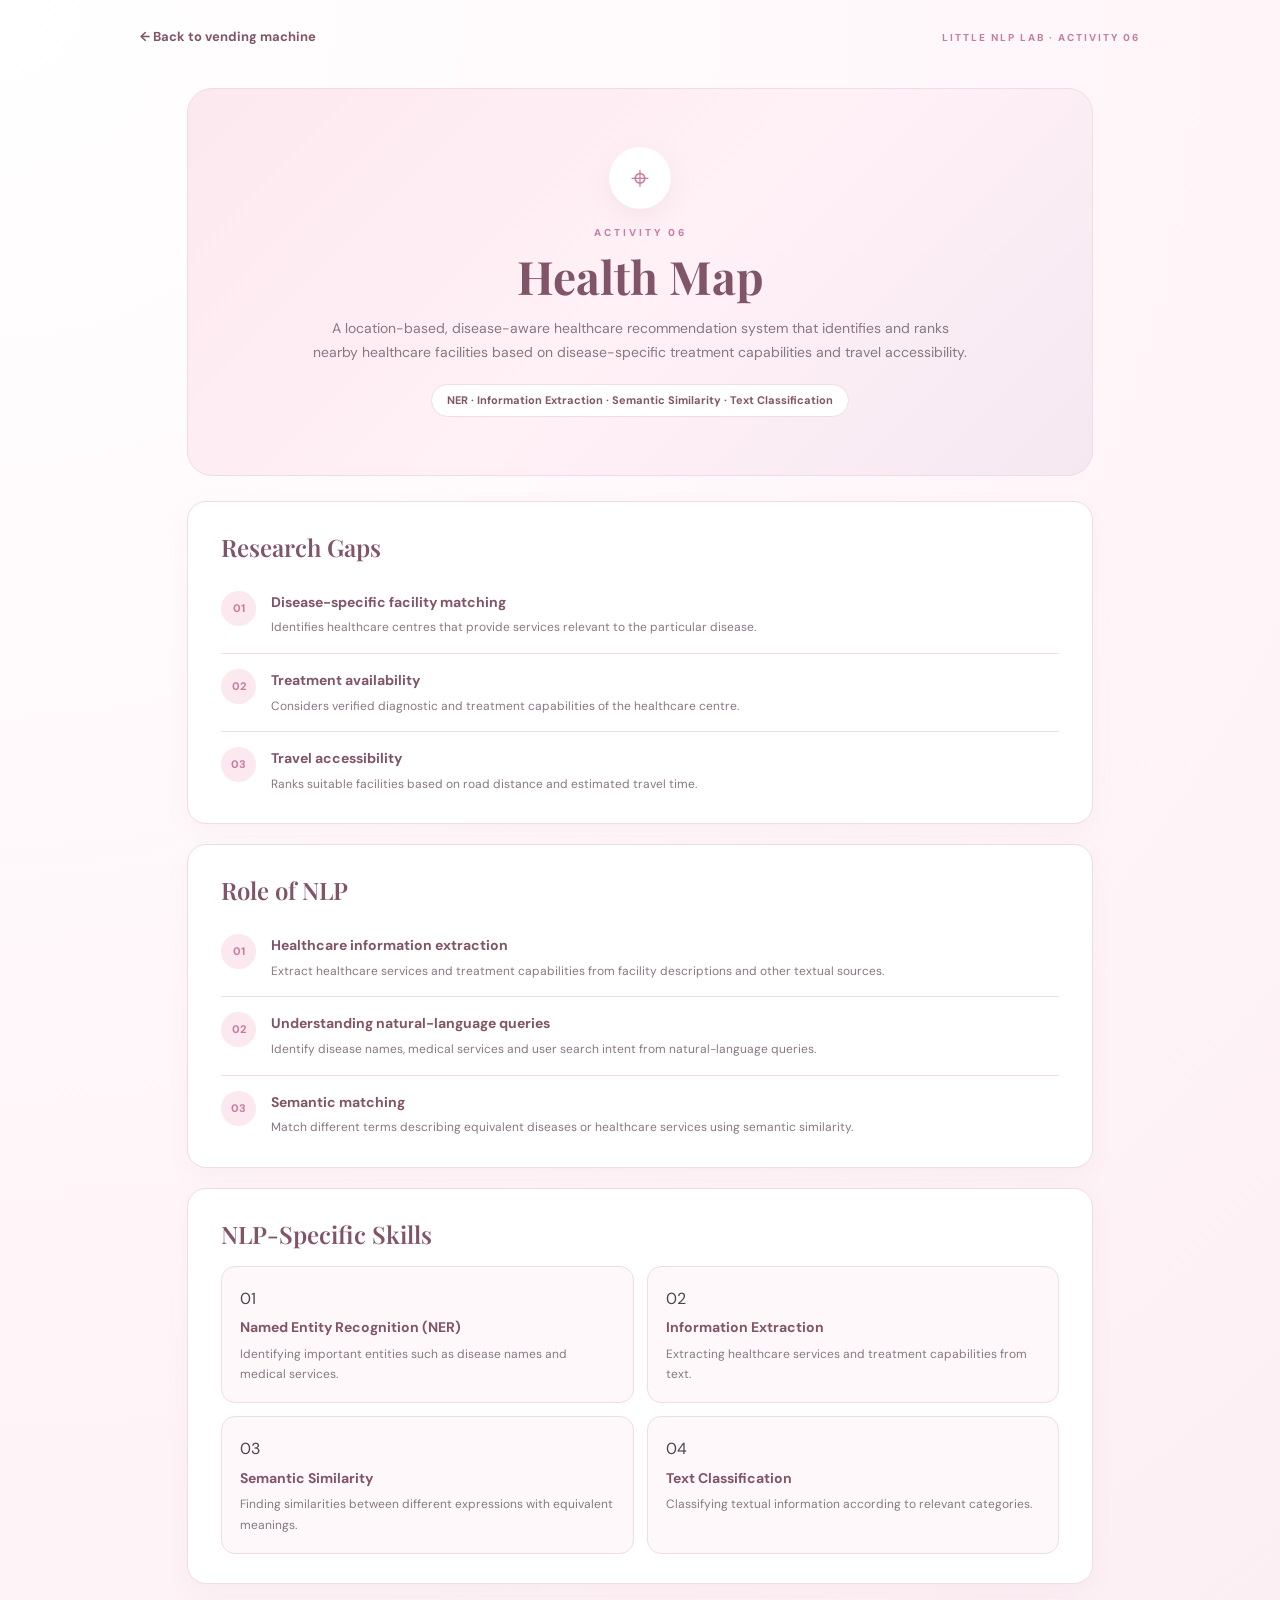
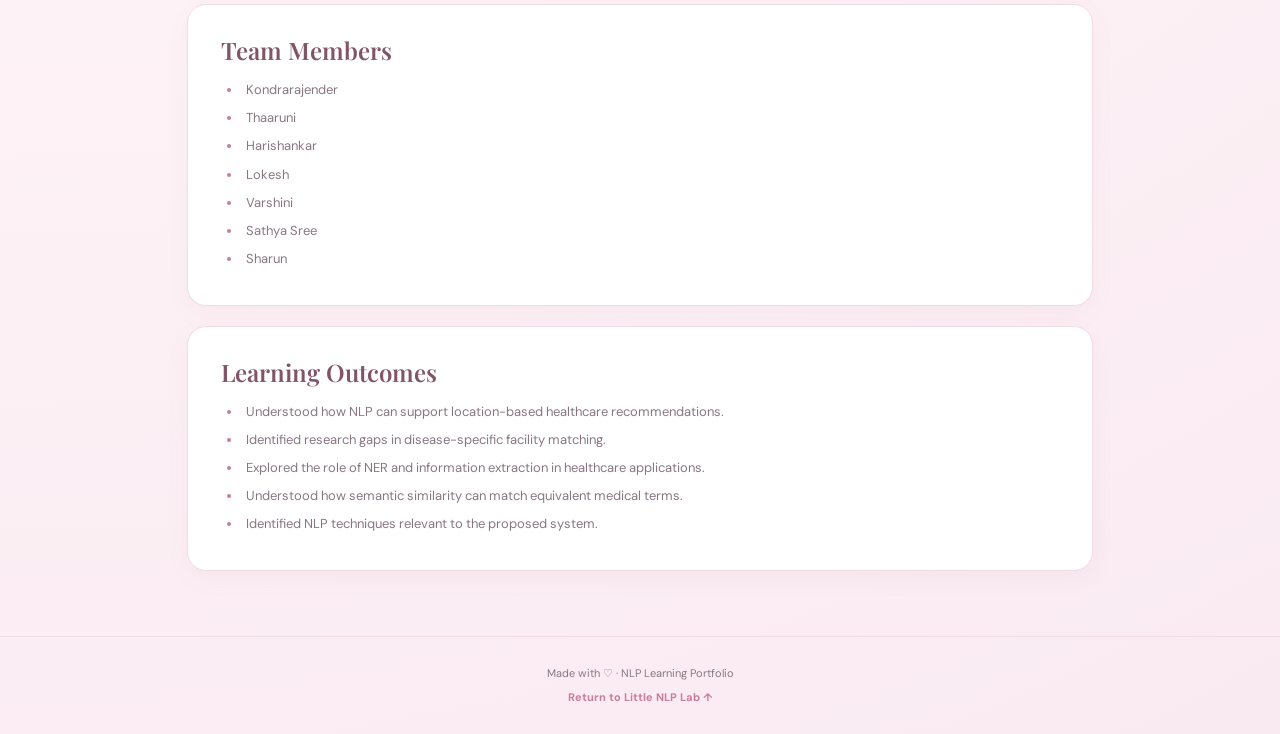
<file: activities/health-map/index.html>
<!DOCTYPE html>
<html lang="en">
<head>
    <meta charset="UTF-8">
    <meta name="viewport" content="width=device-width, initial-scale=1.0">
    <meta name="theme-color" content="#f4c9dc">
    <title>Health Map | Little NLP Lab</title>
    <link rel="stylesheet" href="style.css">
</head>
<body>

<header class="page-header">
    <a class="back-link" href="../../index.html">← Back to vending machine</a>
    <span class="page-label">LITTLE NLP LAB · ACTIVITY 06</span>
</header>

<main class="activity-container">

    <section class="hero">
        <div class="hero-icon">⌖</div>
        <p class="eyebrow">ACTIVITY 06</p>
        <h1>Health Map</h1>
        <p class="hero-description">
            A location-based, disease-aware healthcare recommendation system
            that identifies and ranks nearby healthcare facilities based on
            disease-specific treatment capabilities and travel accessibility.
        </p>
        <span class="tag">NER · Information Extraction · Semantic Similarity · Text Classification</span>
    </section>
    
    <section class="content-card">
        <h2>Research Gaps</h2>

        <div class="step">
            <span class="step-number">01</span>
            <div>
                <h3>Disease-specific facility matching</h3>
                <p>
                    Identifies healthcare centres that provide services
                    relevant to the particular disease.
                </p>
            </div>
        </div>

        <div class="step">
            <span class="step-number">02</span>
            <div>
                <h3>Treatment availability</h3>
                <p>
                    Considers verified diagnostic and treatment capabilities
                    of the healthcare centre.
                </p>
            </div>
        </div>

        <div class="step">
            <span class="step-number">03</span>
            <div>
                <h3>Travel accessibility</h3>
                <p>
                    Ranks suitable facilities based on road distance and
                    estimated travel time.
                </p>
            </div>
        </div>
    </section>

    <section class="content-card">
        <h2>Role of NLP</h2>

        <div class="step">
            <span class="step-number">01</span>
            <div>
                <h3>Healthcare information extraction</h3>
                <p>
                    Extract healthcare services and treatment capabilities
                    from facility descriptions and other textual sources.
                </p>
            </div>
        </div>

        <div class="step">
            <span class="step-number">02</span>
            <div>
                <h3>Understanding natural-language queries</h3>
                <p>
                    Identify disease names, medical services and user search
                    intent from natural-language queries.
                </p>
            </div>
        </div>

        <div class="step">
            <span class="step-number">03</span>
            <div>
                <h3>Semantic matching</h3>
                <p>
                    Match different terms describing equivalent diseases
                    or healthcare services using semantic similarity.
                </p>
            </div>
        </div>
    </section>

    <section class="content-card">
        <h2>NLP-Specific Skills</h2>

        <div class="concept-grid">
            <div class="concept-item">
                <span>01</span>
                <h3>Named Entity Recognition (NER)</h3>
                <p>Identifying important entities such as disease names and medical services.</p>
            </div>

            <div class="concept-item">
                <span>02</span>
                <h3>Information Extraction</h3>
                <p>Extracting healthcare services and treatment capabilities from text.</p>
            </div>

            <div class="concept-item">
                <span>03</span>
                <h3>Semantic Similarity</h3>
                <p>Finding similarities between different expressions with equivalent meanings.</p>
            </div>

            <div class="concept-item">
                <span>04</span>
                <h3>Text Classification</h3>
                <p>Classifying textual information according to relevant categories.</p>
            </div>
        </div>
    </section>

    <section class="content-card">
        <h2>Team Members</h2>
        <ul>
            <li>Kondrarajender</li>
            <li>Thaaruni</li>
            <li>Harishankar</li>
            <li>Lokesh</li>
            <li>Varshini</li>
            <li>Sathya Sree</li>
            <li>Sharun</li>
        </ul>
    </section>

    <section class="content-card">
        <h2>Learning Outcomes</h2>
        <ul>
            <li>Understood how NLP can support location-based healthcare recommendations.</li>
            <li>Identified research gaps in disease-specific facility matching.</li>
            <li>Explored the role of NER and information extraction in healthcare applications.</li>
            <li>Understood how semantic similarity can match equivalent medical terms.</li>
            <li>Identified NLP techniques relevant to the proposed system.</li>
        </ul>
    </section>

</main>

<footer>
    Made with ♡ · NLP Learning Portfolio
    <br>
    <a href="../../index.html">Return to Little NLP Lab ↑</a>
</footer>

</body>
</html>
</file>
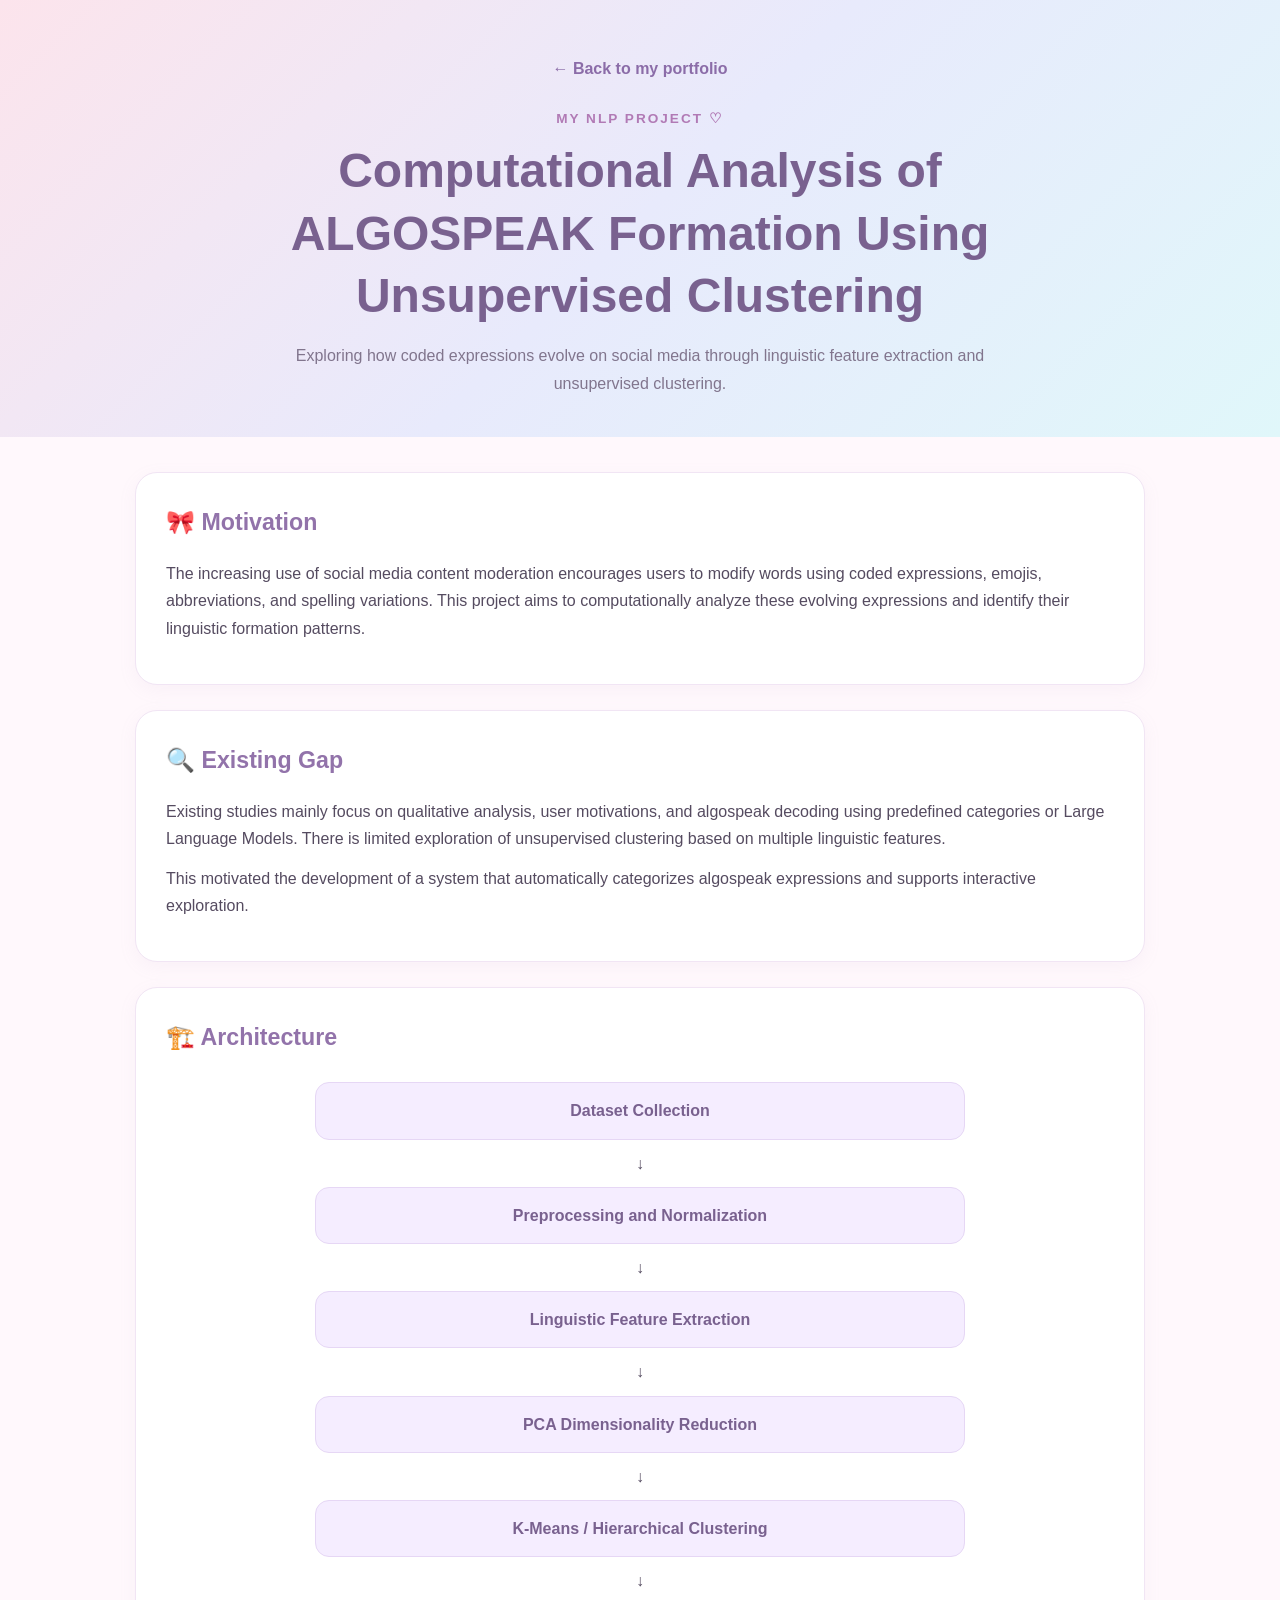
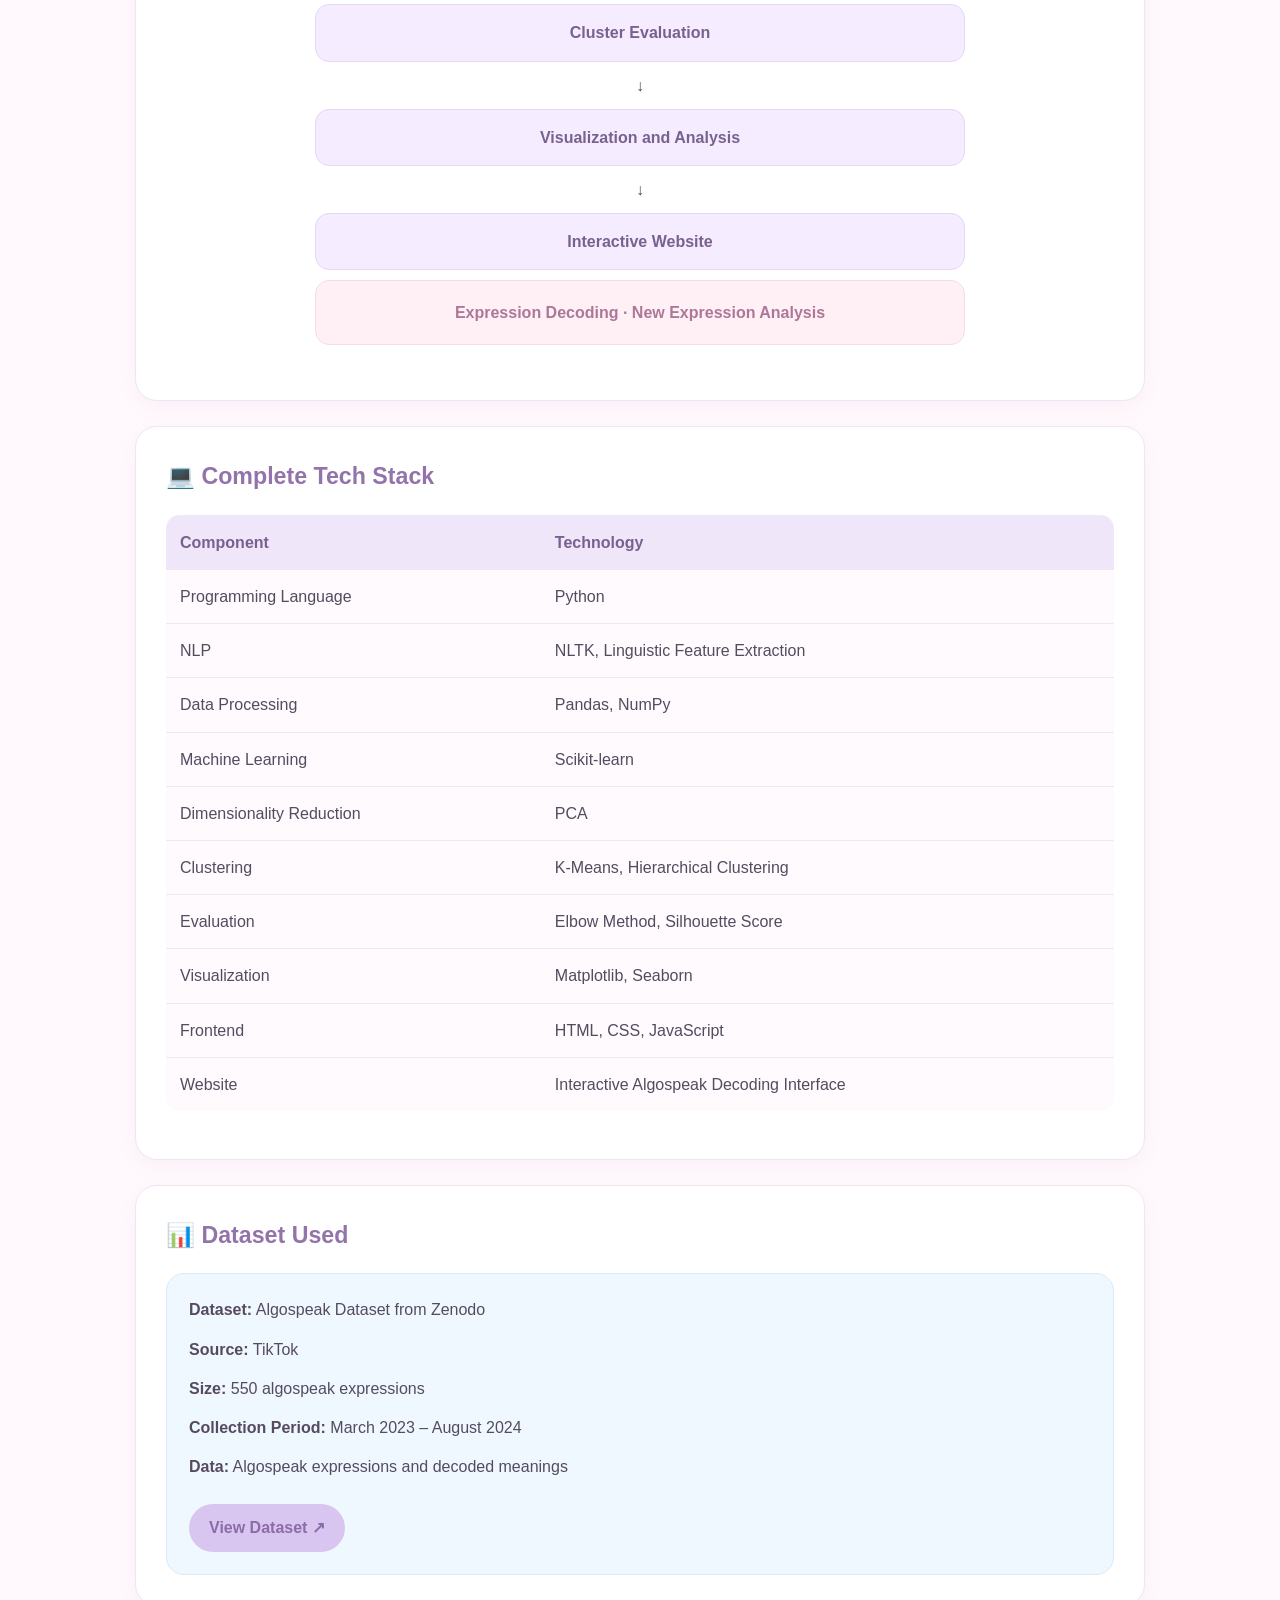
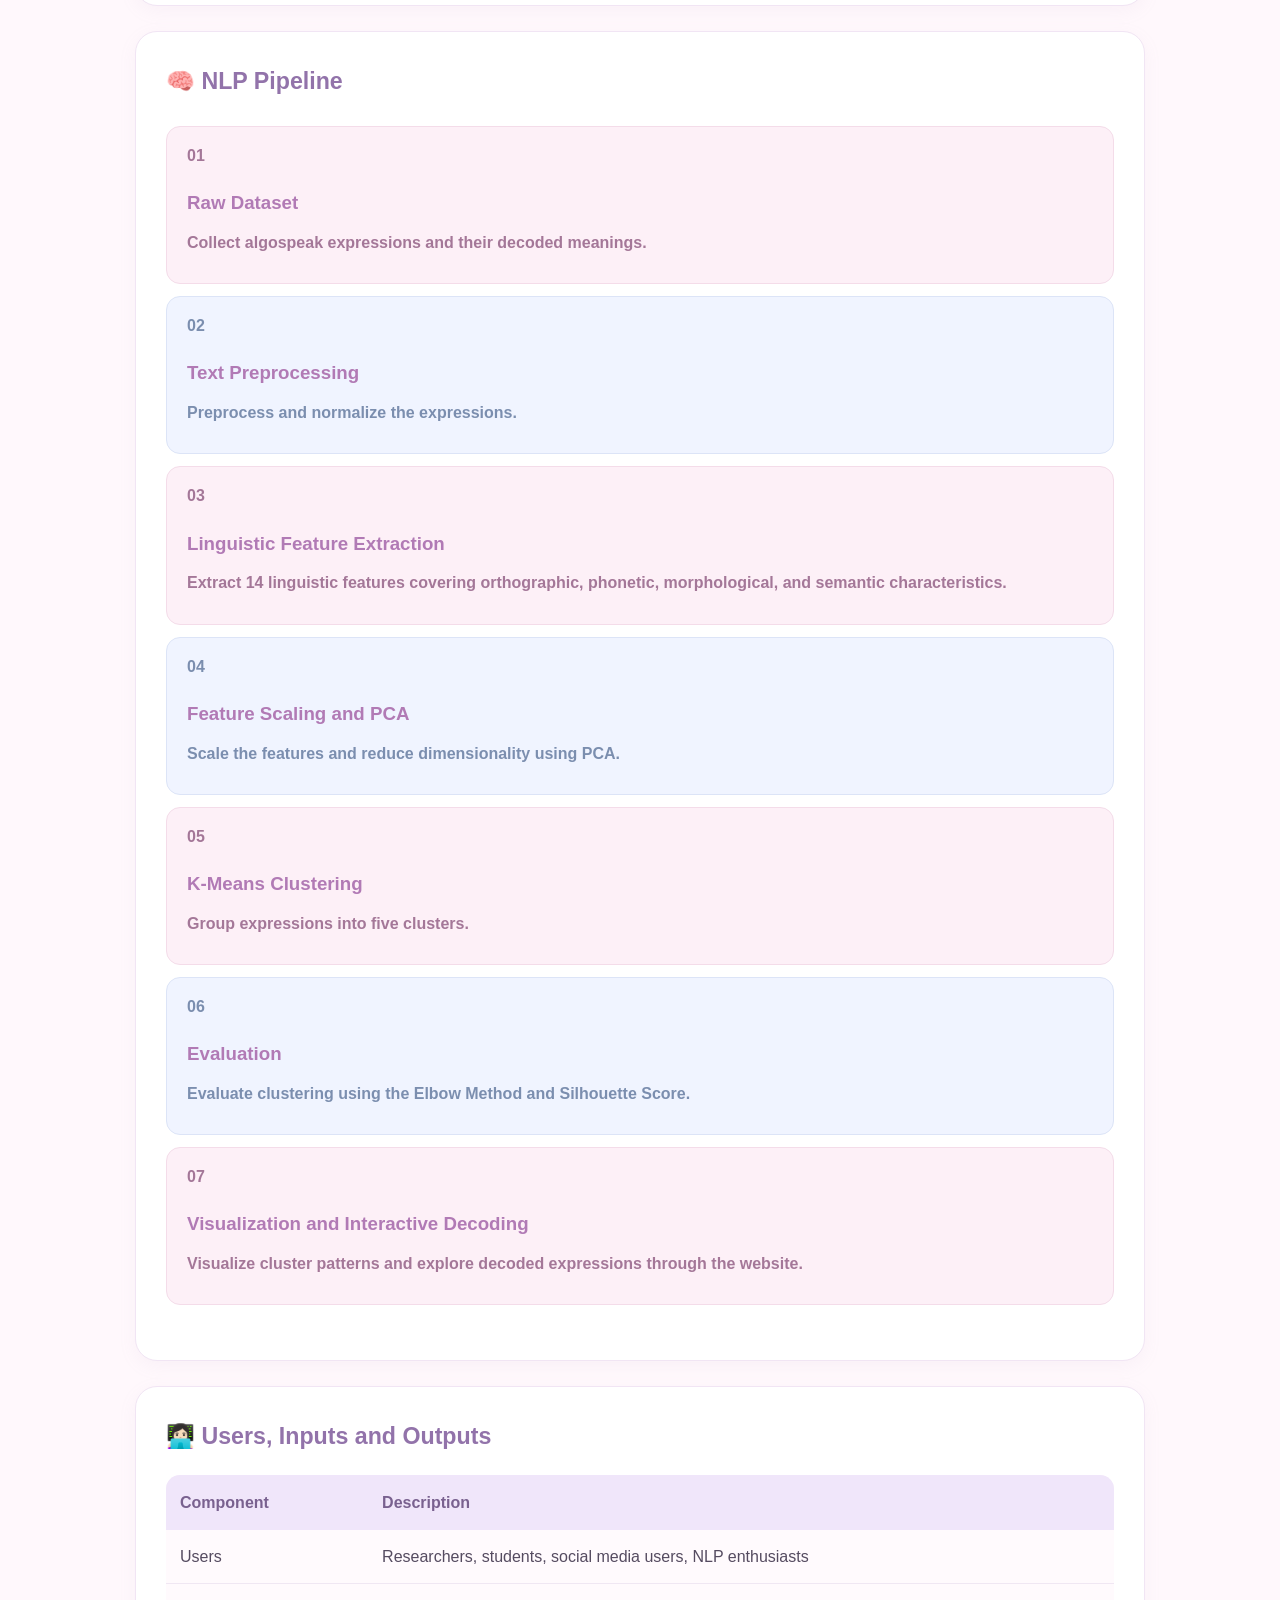
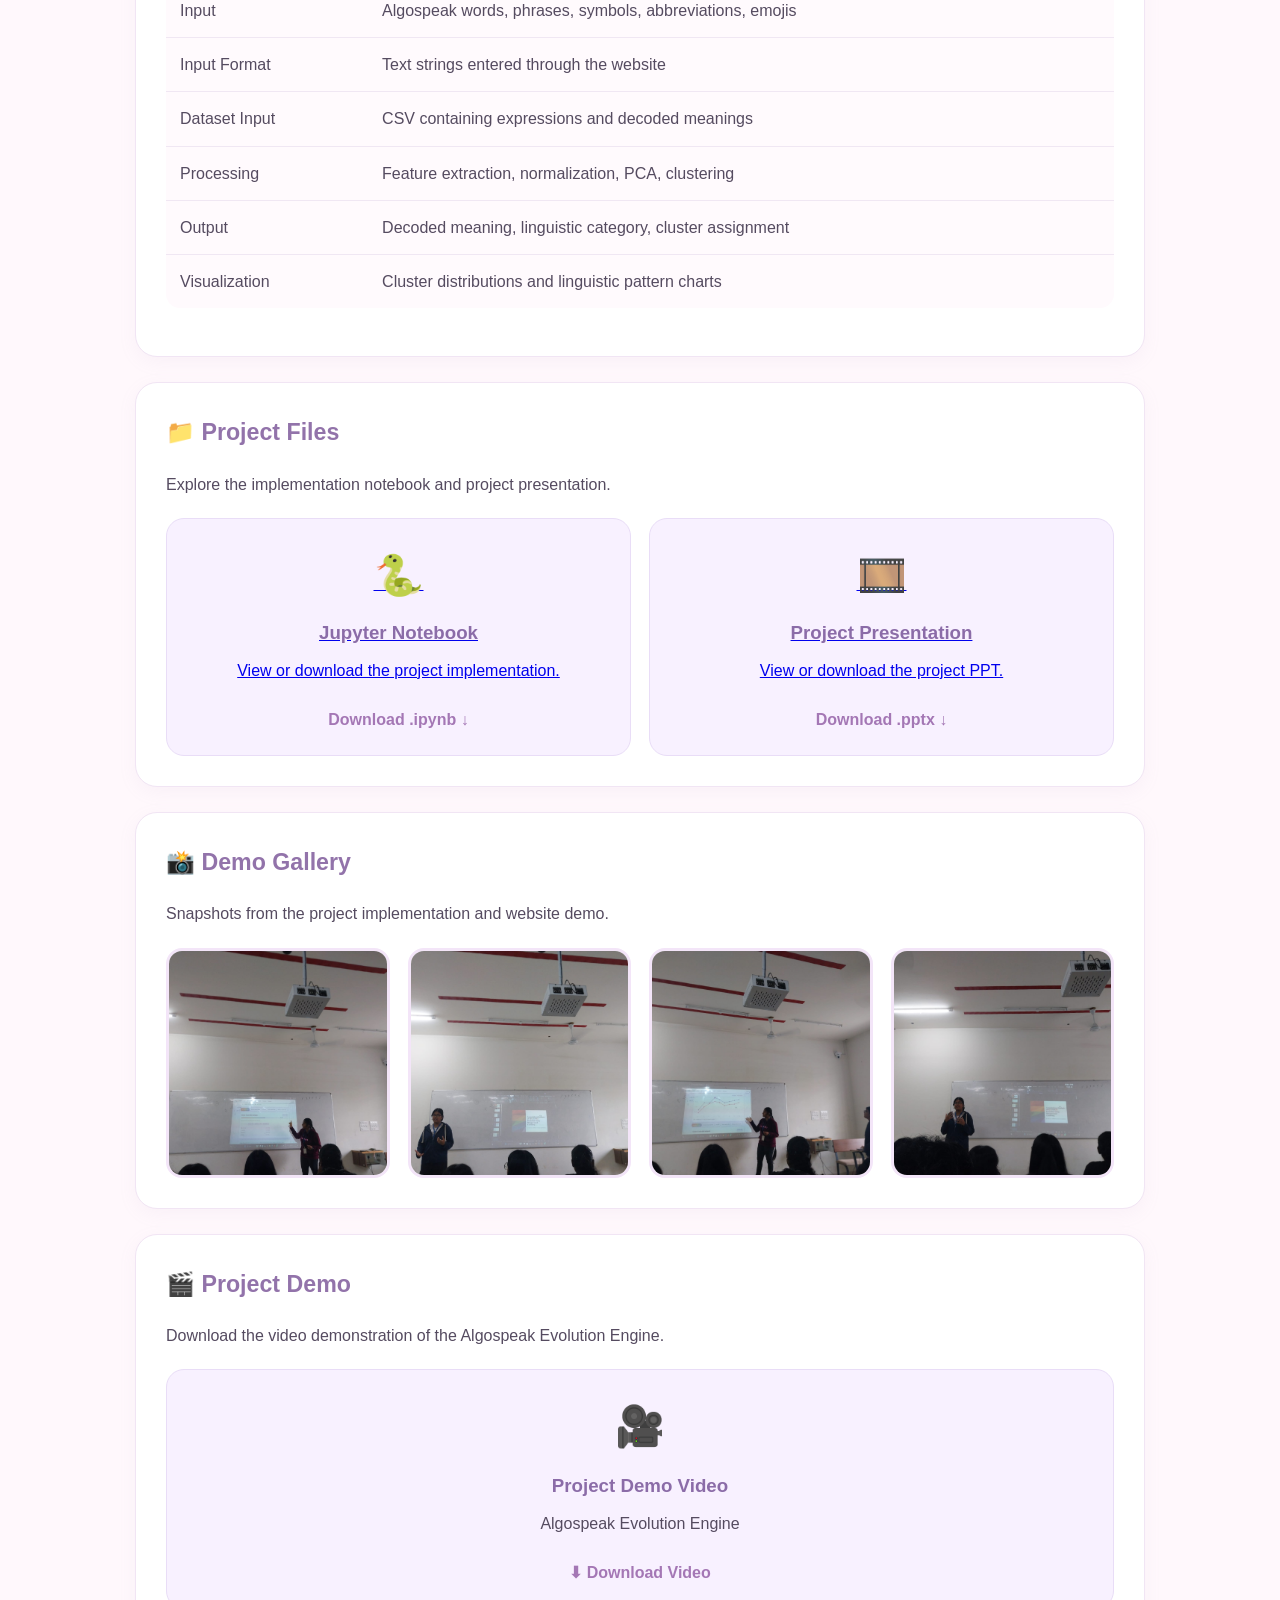
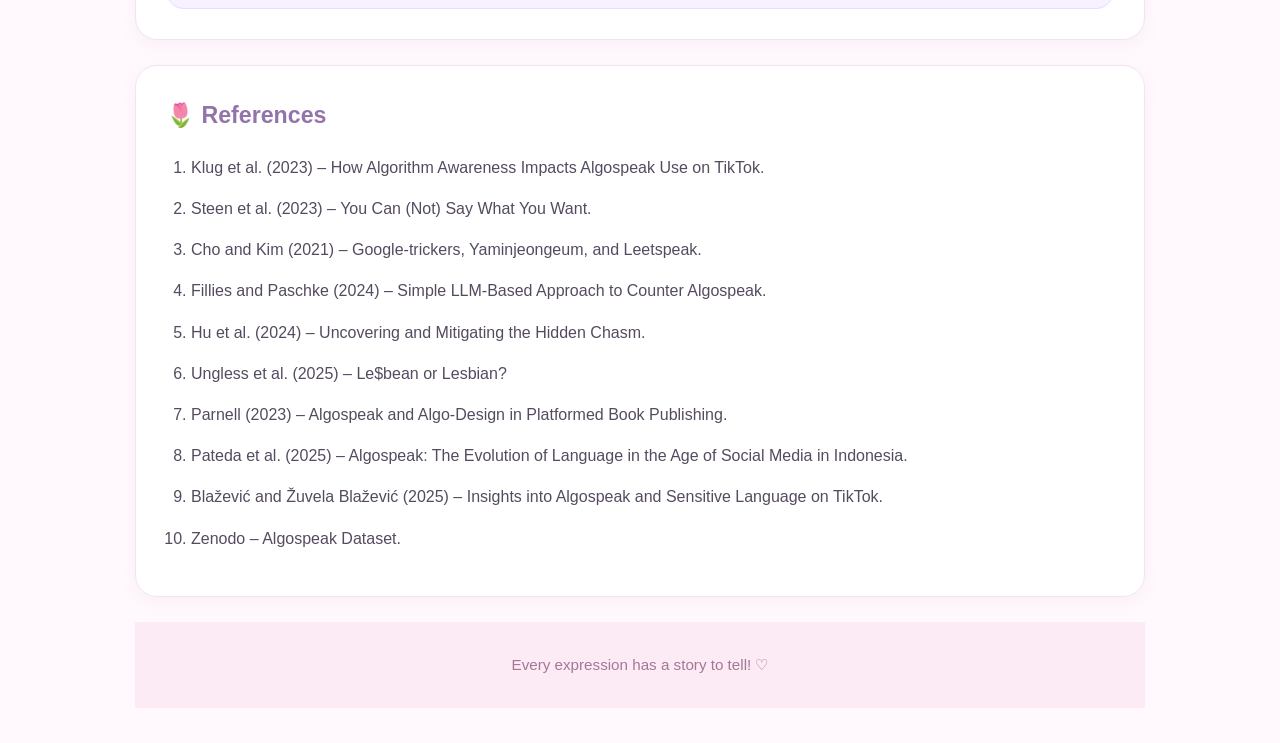
<file: activities/project/index.html>
<!DOCTYPE html>
<html lang="en">

<head>
    <meta charset="UTF-8">
    <meta name="viewport" content="width=device-width, initial-scale=1.0">
    <title>Algospeak Evolution Engine | My Project</title>
    <link rel="stylesheet" href="style.css">
</head>

<body>

    <header class="project-header">
        <a href="../../index.html" class="back-link">← Back to my portfolio</a>
        <p class="eyebrow">MY NLP PROJECT ♡</p>
        <h1>Computational Analysis of ALGOSPEAK Formation Using Unsupervised Clustering</h1>
        <p class="subtitle">
            Exploring how coded expressions evolve on social media through
            linguistic feature extraction and unsupervised clustering.
        </p>
    </header>

    <main class="project-container">

        <section class="project-section">
            <h2>🎀 Motivation</h2>
            <p>
                The increasing use of social media content moderation encourages
                users to modify words using coded expressions, emojis,
                abbreviations, and spelling variations. This project aims to
                computationally analyze these evolving expressions and identify
                their linguistic formation patterns.
            </p>
        </section>

        <section class="project-section">
            <h2>🔍 Existing Gap</h2>
            <p>
                Existing studies mainly focus on qualitative analysis, user
                motivations, and algospeak decoding using predefined categories
                or Large Language Models. There is limited exploration of
                unsupervised clustering based on multiple linguistic features.
            </p>
            <p>
                This motivated the development of a system that automatically
                categorizes algospeak expressions and supports interactive
                exploration.
            </p>
        </section>

        <section class="project-section">
            <h2>🏗️ Architecture</h2>

            <div class="architecture">
                <div class="architecture-step">Dataset Collection</div>
                <span>↓</span>
                <div class="architecture-step">Preprocessing and Normalization</div>
                <span>↓</span>
                <div class="architecture-step">Linguistic Feature Extraction</div>
                <span>↓</span>
                <div class="architecture-step">PCA Dimensionality Reduction</div>
                <span>↓</span>
                <div class="architecture-step">K-Means / Hierarchical Clustering</div>
                <span>↓</span>
                <div class="architecture-step">Cluster Evaluation</div>
                <span>↓</span>
                <div class="architecture-step">Visualization and Analysis</div>
                <span>↓</span>
                <div class="architecture-step">Interactive Website</div>
                <div class="architecture-outputs">
                    Expression Decoding · New Expression Analysis
                </div>
            </div>
        </section>

        <section class="project-section">
            <h2>💻 Complete Tech Stack</h2>

            <div class="table-wrapper">
                <table>
                    <thead>
                        <tr>
                            <th>Component</th>
                            <th>Technology</th>
                        </tr>
                    </thead>
                    <tbody>
                        <tr>
                            <td>Programming Language</td>
                            <td>Python</td>
                        </tr>
                        <tr>
                            <td>NLP</td>
                            <td>NLTK, Linguistic Feature Extraction</td>
                        </tr>
                        <tr>
                            <td>Data Processing</td>
                            <td>Pandas, NumPy</td>
                        </tr>
                        <tr>
                            <td>Machine Learning</td>
                            <td>Scikit-learn</td>
                        </tr>
                        <tr>
                            <td>Dimensionality Reduction</td>
                            <td>PCA</td>
                        </tr>
                        <tr>
                            <td>Clustering</td>
                            <td>K-Means, Hierarchical Clustering</td>
                        </tr>
                        <tr>
                            <td>Evaluation</td>
                            <td>Elbow Method, Silhouette Score</td>
                        </tr>
                        <tr>
                            <td>Visualization</td>
                            <td>Matplotlib, Seaborn</td>
                        </tr>
                        <tr>
                            <td>Frontend</td>
                            <td>HTML, CSS, JavaScript</td>
                        </tr>
                        <tr>
                            <td>Website</td>
                            <td>Interactive Algospeak Decoding Interface</td>
                        </tr>
                    </tbody>
                </table>
            </div>
        </section>

        <section class="project-section">
            <h2>📊 Dataset Used</h2>

            <div class="dataset-card">
                <p><strong>Dataset:</strong> Algospeak Dataset from Zenodo</p>
                <p><strong>Source:</strong> TikTok</p>
                <p><strong>Size:</strong> 550 algospeak expressions</p>
                <p><strong>Collection Period:</strong> March 2023 – August 2024</p>
                <p><strong>Data:</strong> Algospeak expressions and decoded meanings</p>

                <a href="https://zenodo.org/doi/10.5281/zenodo.18176980" target="_blank" rel="noopener noreferrer"
                    class="project-button">
                    View Dataset ↗
                </a>
            </div>
        </section>

        <section class="project-section">
            <h2>🧠 NLP Pipeline</h2>

            <div class="pipeline">
                <div class="pipeline-step">
                    <span>01</span>
                    <div>
                        <h3>Raw Dataset</h3>
                        <p>Collect algospeak expressions and their decoded meanings.</p>
                    </div>
                </div>

                <div class="pipeline-step">
                    <span>02</span>
                    <div>
                        <h3>Text Preprocessing</h3>
                        <p>Preprocess and normalize the expressions.</p>
                    </div>
                </div>

                <div class="pipeline-step">
                    <span>03</span>
                    <div>
                        <h3>Linguistic Feature Extraction</h3>
                        <p>Extract 14 linguistic features covering orthographic,
                            phonetic, morphological, and semantic characteristics.</p>
                    </div>
                </div>

                <div class="pipeline-step">
                    <span>04</span>
                    <div>
                        <h3>Feature Scaling and PCA</h3>
                        <p>Scale the features and reduce dimensionality using PCA.</p>
                    </div>
                </div>

                <div class="pipeline-step">
                    <span>05</span>
                    <div>
                        <h3>K-Means Clustering</h3>
                        <p>Group expressions into five clusters.</p>
                    </div>
                </div>

                <div class="pipeline-step">
                    <span>06</span>
                    <div>
                        <h3>Evaluation</h3>
                        <p>Evaluate clustering using the Elbow Method and
                            Silhouette Score.</p>
                    </div>
                </div>

                <div class="pipeline-step">
                    <span>07</span>
                    <div>
                        <h3>Visualization and Interactive Decoding</h3>
                        <p>Visualize cluster patterns and explore decoded
                            expressions through the website.</p>
                    </div>
                </div>
            </div>
        </section>

        <section class="project-section">
            <h2>👩🏻‍💻 Users, Inputs and Outputs</h2>

            <div class="table-wrapper">
                <table>
                    <thead>
                        <tr>
                            <th>Component</th>
                            <th>Description</th>
                        </tr>
                    </thead>
                    <tbody>
                        <tr>
                            <td>Users</td>
                            <td>Researchers, students, social media users, NLP enthusiasts</td>
                        </tr>
                        <tr>
                            <td>Input</td>
                            <td>Algospeak words, phrases, symbols, abbreviations, emojis</td>
                        </tr>
                        <tr>
                            <td>Input Format</td>
                            <td>Text strings entered through the website</td>
                        </tr>
                        <tr>
                            <td>Dataset Input</td>
                            <td>CSV containing expressions and decoded meanings</td>
                        </tr>
                        <tr>
                            <td>Processing</td>
                            <td>Feature extraction, normalization, PCA, clustering</td>
                        </tr>
                        <tr>
                            <td>Output</td>
                            <td>Decoded meaning, linguistic category, cluster assignment</td>
                        </tr>
                        <tr>
                            <td>Visualization</td>
                            <td>Cluster distributions and linguistic pattern charts</td>
                        </tr>
                    </tbody>
                </table>
            </div>
        </section>

        <section class="project-section">
            <h2>📁 Project Files</h2>
            <p>
                Explore the implementation notebook and project presentation.
            </p>

            <div class="file-grid">
                <a href="assets/algospeak_notebook.ipynb" download class="file-card">
                    <span class="file-icon">🐍</span>
                    <h3>Jupyter Notebook</h3>
                    <p>View or download the project implementation.</p>
                    <span class="file-link">Download .ipynb ↓</span>
                </a>

                <a href="assets/project_presentation.pptx" download class="file-card">
                    <span class="file-icon">🎞️</span>
                    <h3>Project Presentation</h3>
                    <p>View or download the project PPT.</p>
                    <span class="file-link">Download .pptx ↓</span>
                </a>
            </div>
        </section>

        <section class="project-section">
            <h2>📸 Demo Gallery</h2>
            <p>Snapshots from the project implementation and website demo.</p>

            <div class="demo-gallery">
                <img src="assets/demo1.jpeg" alt="Project demo screenshot 1">
                <img src="assets/demo2.jpeg" alt="Project demo screenshot 2">
                <img src="assets/demo3.jpeg" alt="Project demo screenshot 3">
                <img src="assets/demo4.jpeg" alt="Project demo screenshot 4">
            </div>
        </section>


        <section class="project-section" id="video-demo">
            <h2>🎬 Project Demo</h2>
            <p>Download the video demonstration of the Algospeak Evolution Engine.</p>

            <div class="file-grid">
                <div class="file-card">
                    <div class="file-icon">🎥</div>
                    <h3>Project Demo Video</h3>
                    <p>Algospeak Evolution Engine</p>
                    <a href="https://drive.google.com/file/d/1TWLqSzveaac57DfNuUrhsCIhbPOvLrQO/view?usp=sharing" class="file-link" target="_blank"
                        rel="noopener noreferrer">
                        ⬇ Download Video
                    </a>
                </div>
            </div>
        </section>



        <section class="project-section">
            <h2>🌷 References</h2>

            <ol class="references-list">
                <li>Klug et al. (2023) – How Algorithm Awareness Impacts Algospeak Use on TikTok.</li>
                <li>Steen et al. (2023) – You Can (Not) Say What You Want.</li>
                <li>Cho and Kim (2021) – Google-trickers, Yaminjeongeum, and Leetspeak.</li>
                <li>Fillies and Paschke (2024) – Simple LLM-Based Approach to Counter Algospeak.</li>
                <li>Hu et al. (2024) – Uncovering and Mitigating the Hidden Chasm.</li>
                <li>Ungless et al. (2025) – Le$bean or Lesbian?</li>
                <li>Parnell (2023) – Algospeak and Algo-Design in Platformed Book Publishing.</li>
                <li>Pateda et al. (2025) – Algospeak: The Evolution of Language in the Age of Social Media in Indonesia.
                </li>
                <li>Blažević and Žuvela Blažević (2025) – Insights into Algospeak and Sensitive Language on TikTok.</li>
                <li>Zenodo – Algospeak Dataset.</li>
            </ol>
        </section>

        <footer class="project-footer">
            <p>Every expression has a story to tell! ♡</p>
        </footer>

    </main>

</body>

</html>
</file>
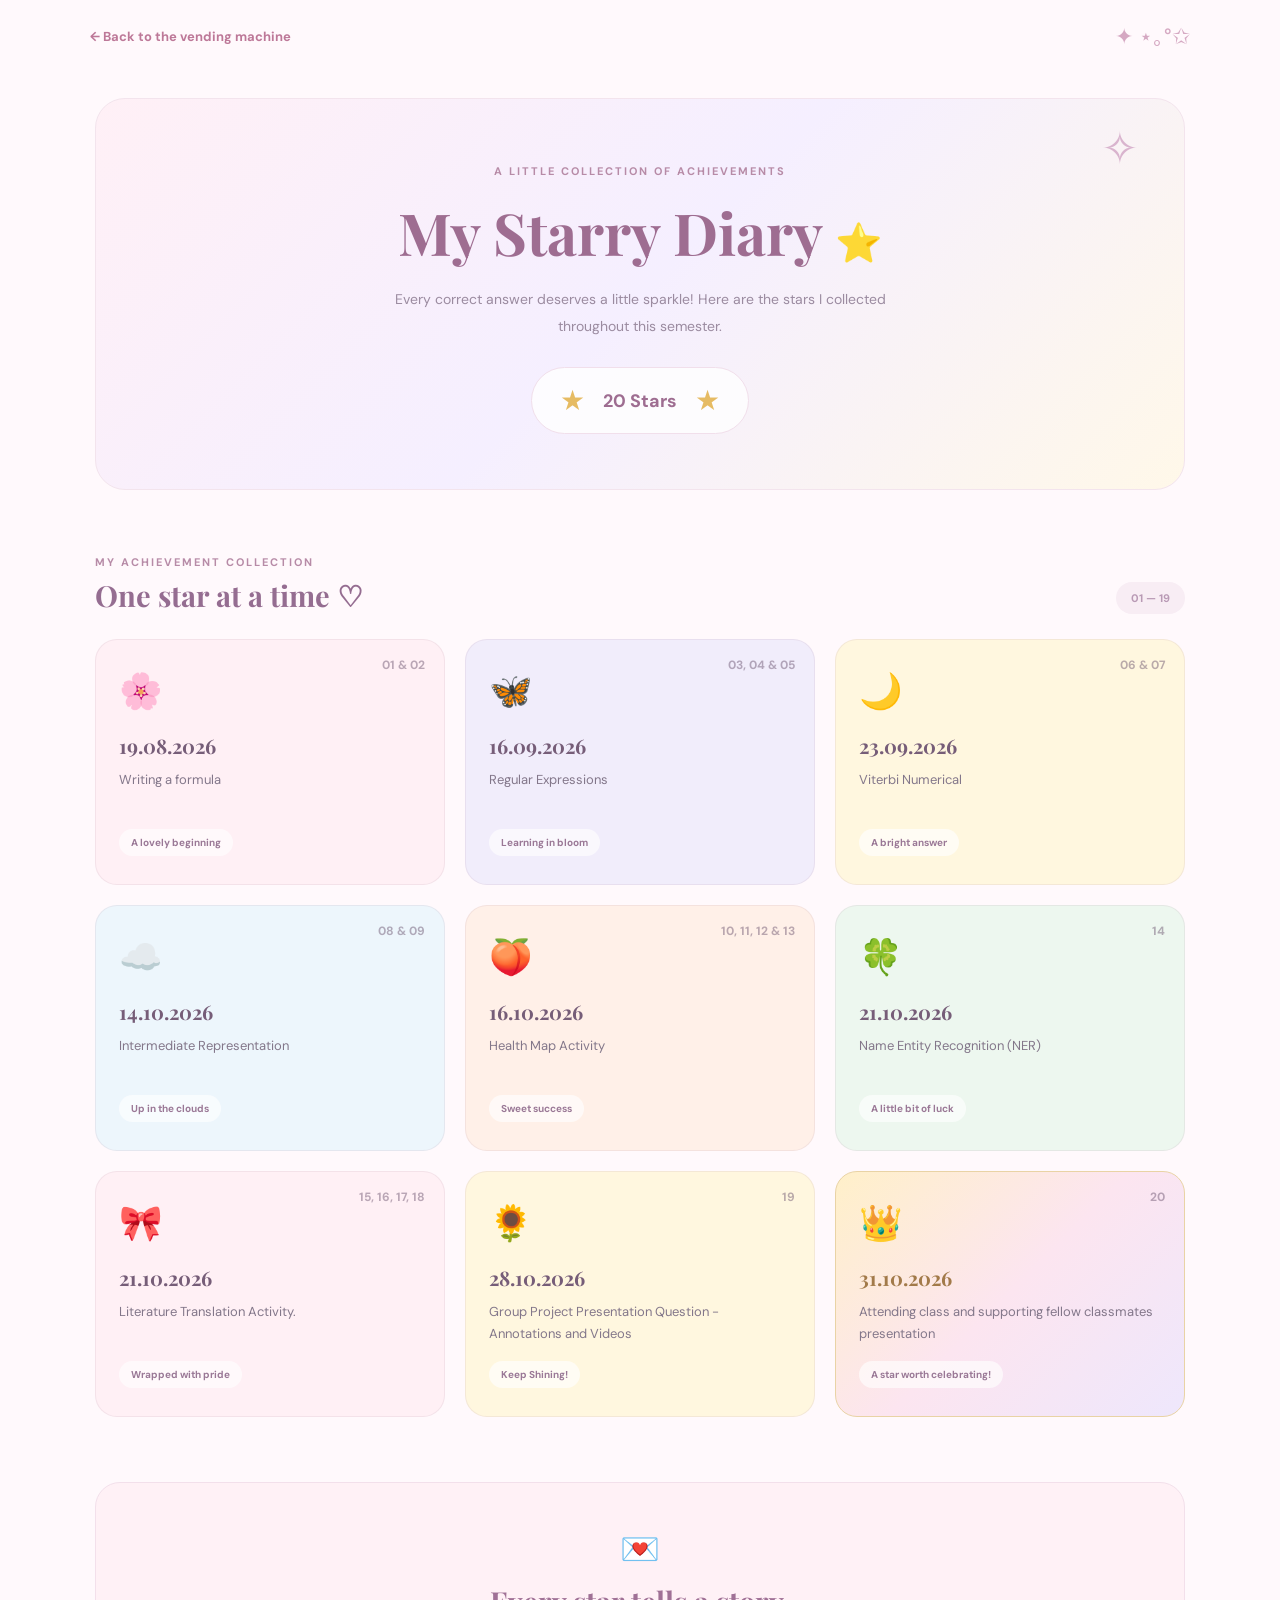
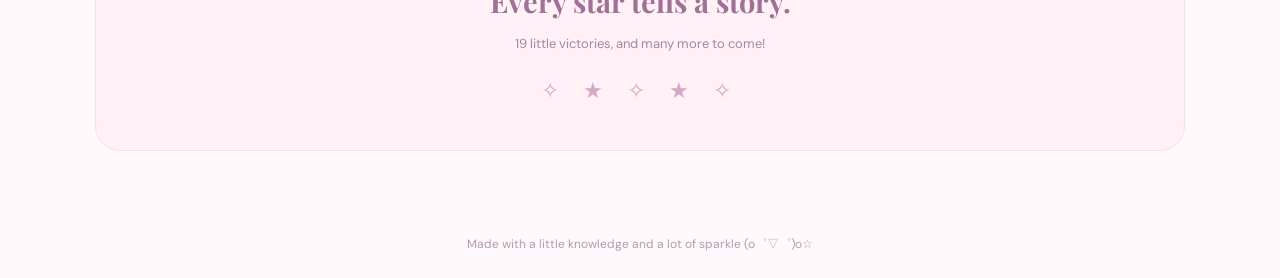
<file: activities/stars/index.html>
<!DOCTYPE html>
<html lang="en">
<head>
    <meta charset="UTF-8">
    <meta name="viewport" content="width=device-width, initial-scale=1.0">
    <title>My Little Star Diary</title>
    <link rel="stylesheet" href="style.css">
    <link href="https://fonts.googleapis.com/css2?family=DM+Sans:wght@400;500;600;700&family=Playfair+Display:wght@600;700&display=swap" rel="stylesheet">
</head>
<body>

    <header class="top-bar">
        <a href="../../index.html" class="back-link">← Back to the vending machine</a>
        <span class="top-decoration">✦ ⋆｡°✩</span>
    </header>

    <main class="page-container">

        <section class="hero">
            <div class="hero-sparkle">✧</div>
            <p class="eyebrow">A LITTLE COLLECTION OF ACHIEVEMENTS</p>
            <h1>My Starry Diary <span>⭐</span></h1>
            <p class="hero-description">
                Every correct answer deserves a little sparkle!
                Here are the stars I collected throughout this semester.
            </p>

            <div class="star-counter">
                <span class="big-star">★</span>
                <div>
                    <strong>20 Stars</strong>
                </div>
                <span class="big-star">★</span>
            </div>
        </section>

        <section class="collection-section">
            <div class="section-heading">
                <div>
                    <p class="eyebrow">MY ACHIEVEMENT COLLECTION</p>
                    <h2>One star at a time ♡</h2>
                </div>
                <span class="collection-label">01 — 19</span>
            </div>

            <div class="stars-grid">

                <article class="star-card pink">
                    <span class="star-number">01 & 02</span>
                    <span class="star-icon">🌸</span>
                    <h3>19.08.2026</h3>
                    <p>Writing a formula</p>
                    <span class="card-caption">A lovely beginning</span>
                </article>

                <article class="star-card lavender">
                    <span class="star-number">03, 04 & 05</span>
                    <span class="star-icon">🦋</span>
                    <h3>16.09.2026</h3>
                    <p>Regular Expressions</p>
                    <span class="card-caption">Learning in bloom</span>
                </article>

                <article class="star-card yellow">
                    <span class="star-number">06 & 07</span>
                    <span class="star-icon">🌙</span>
                    <h3>23.09.2026</h3>
                    <p>Viterbi Numerical</p>
                    <span class="card-caption">A bright answer</span>
                </article>

                <article class="star-card blue">
                    <span class="star-number">08 & 09</span>
                    <span class="star-icon">☁️</span>
                    <h3>14.10.2026</h3>
                    <p>Intermediate Representation</p>
                    <span class="card-caption">Up in the clouds</span>
                </article>

                <article class="star-card peach">
                    <span class="star-number">10, 11, 12 & 13</span>
                    <span class="star-icon">🍑</span>
                    <h3>16.10.2026</h3>
                    <p>Health Map Activity</p>
                    <span class="card-caption">Sweet success</span>
                </article>

                <article class="star-card mint">
                    <span class="star-number">14</span>
                    <span class="star-icon">🍀</span>
                    <h3>21.10.2026</h3>
                    <p>Name Entity Recognition (NER)</p>
                    <span class="card-caption">A little bit of luck</span>
                </article>

                <article class="star-card pink">
                    <span class="star-number">15, 16, 17, 18</span>
                    <span class="star-icon">🎀</span>
                    <h3>21.10.2026</h3>
                    <p>Literature Translation Activity.</p>
                    <span class="card-caption">Wrapped with pride</span>
                </article>

                <article class="star-card yellow">
                    <span class="star-number">19</span>
                    <span class="star-icon">🌻</span>
                    <h3>28.10.2026</h3>
                    <p>Group Project Presentation Question - Annotations and Videos</p>
                    <span class="card-caption">Keep Shining!</span>
                </article>

                <article class="star-card special">
                    <span class="star-number">20</span>
                    <span class="star-icon">👑</span>
                    <h3>31.10.2026</h3>
                    <p>Attending class and supporting fellow classmates presentation</p>
                    <span class="card-caption">A star worth celebrating!</span>
                </article>

            </div>
        </section>

        <section class="closing-note">
            <span>💌</span>
            <h2>Every star tells a story.</h2>
            <p>19 little victories, and many more to come!</p>
            <div class="closing-stars">✧ ★ ✧ ★ ✧</div>
        </section>

    </main>

    <footer>
        Made with a little knowledge and a lot of sparkle (o゜▽゜)o☆
    </footer>

</body>
</html>
</file>
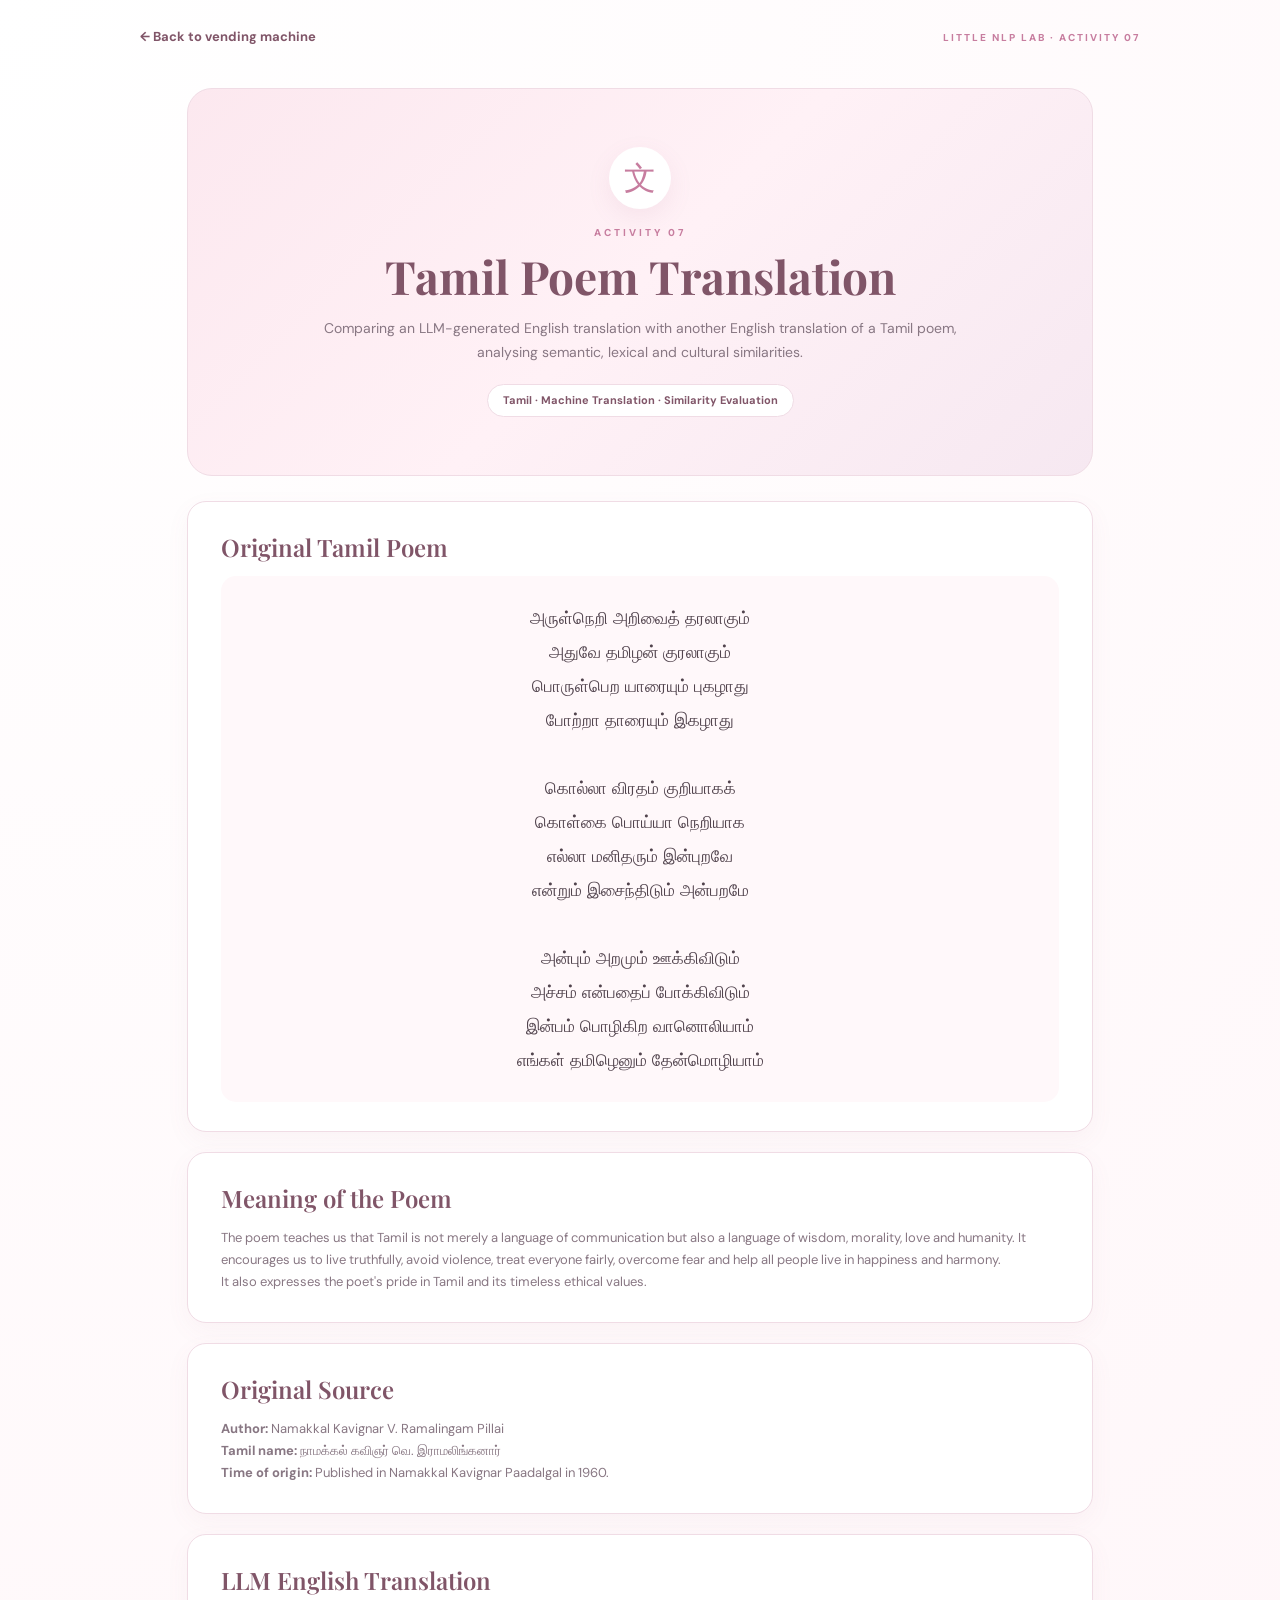
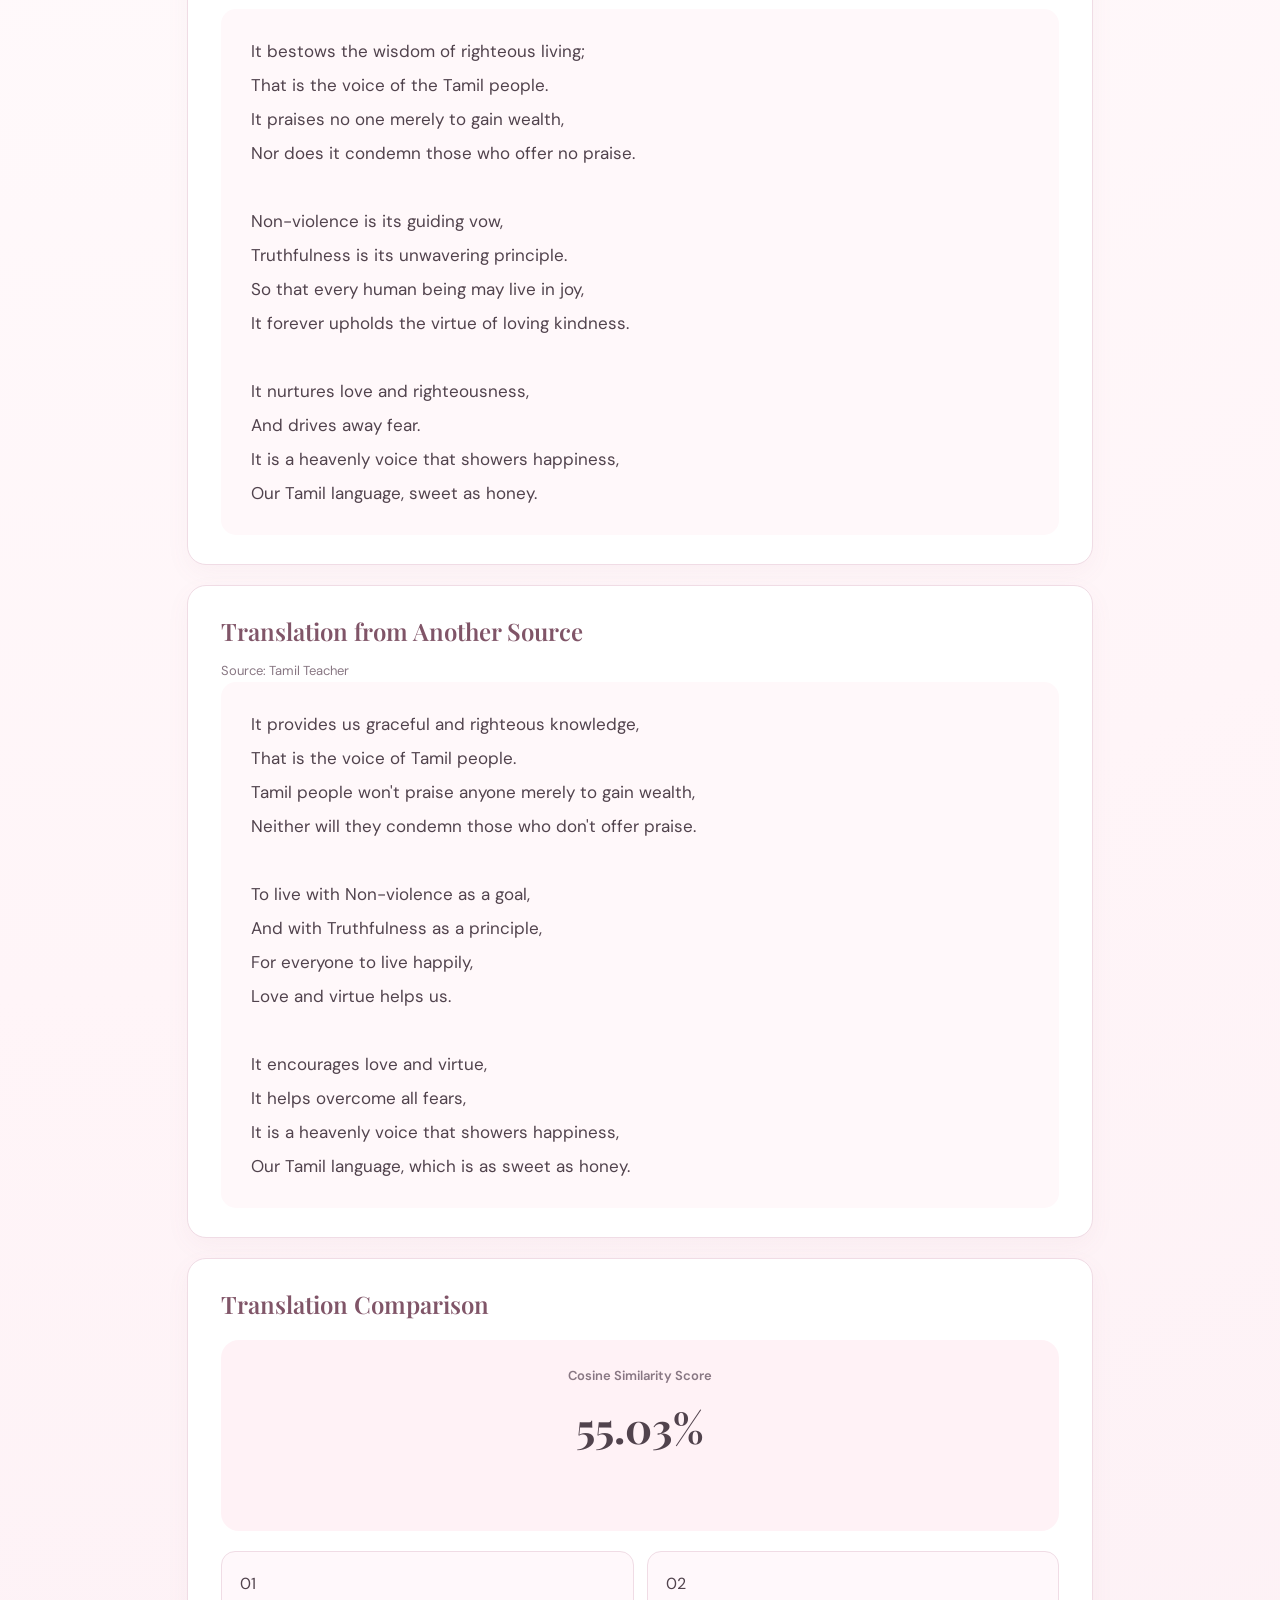
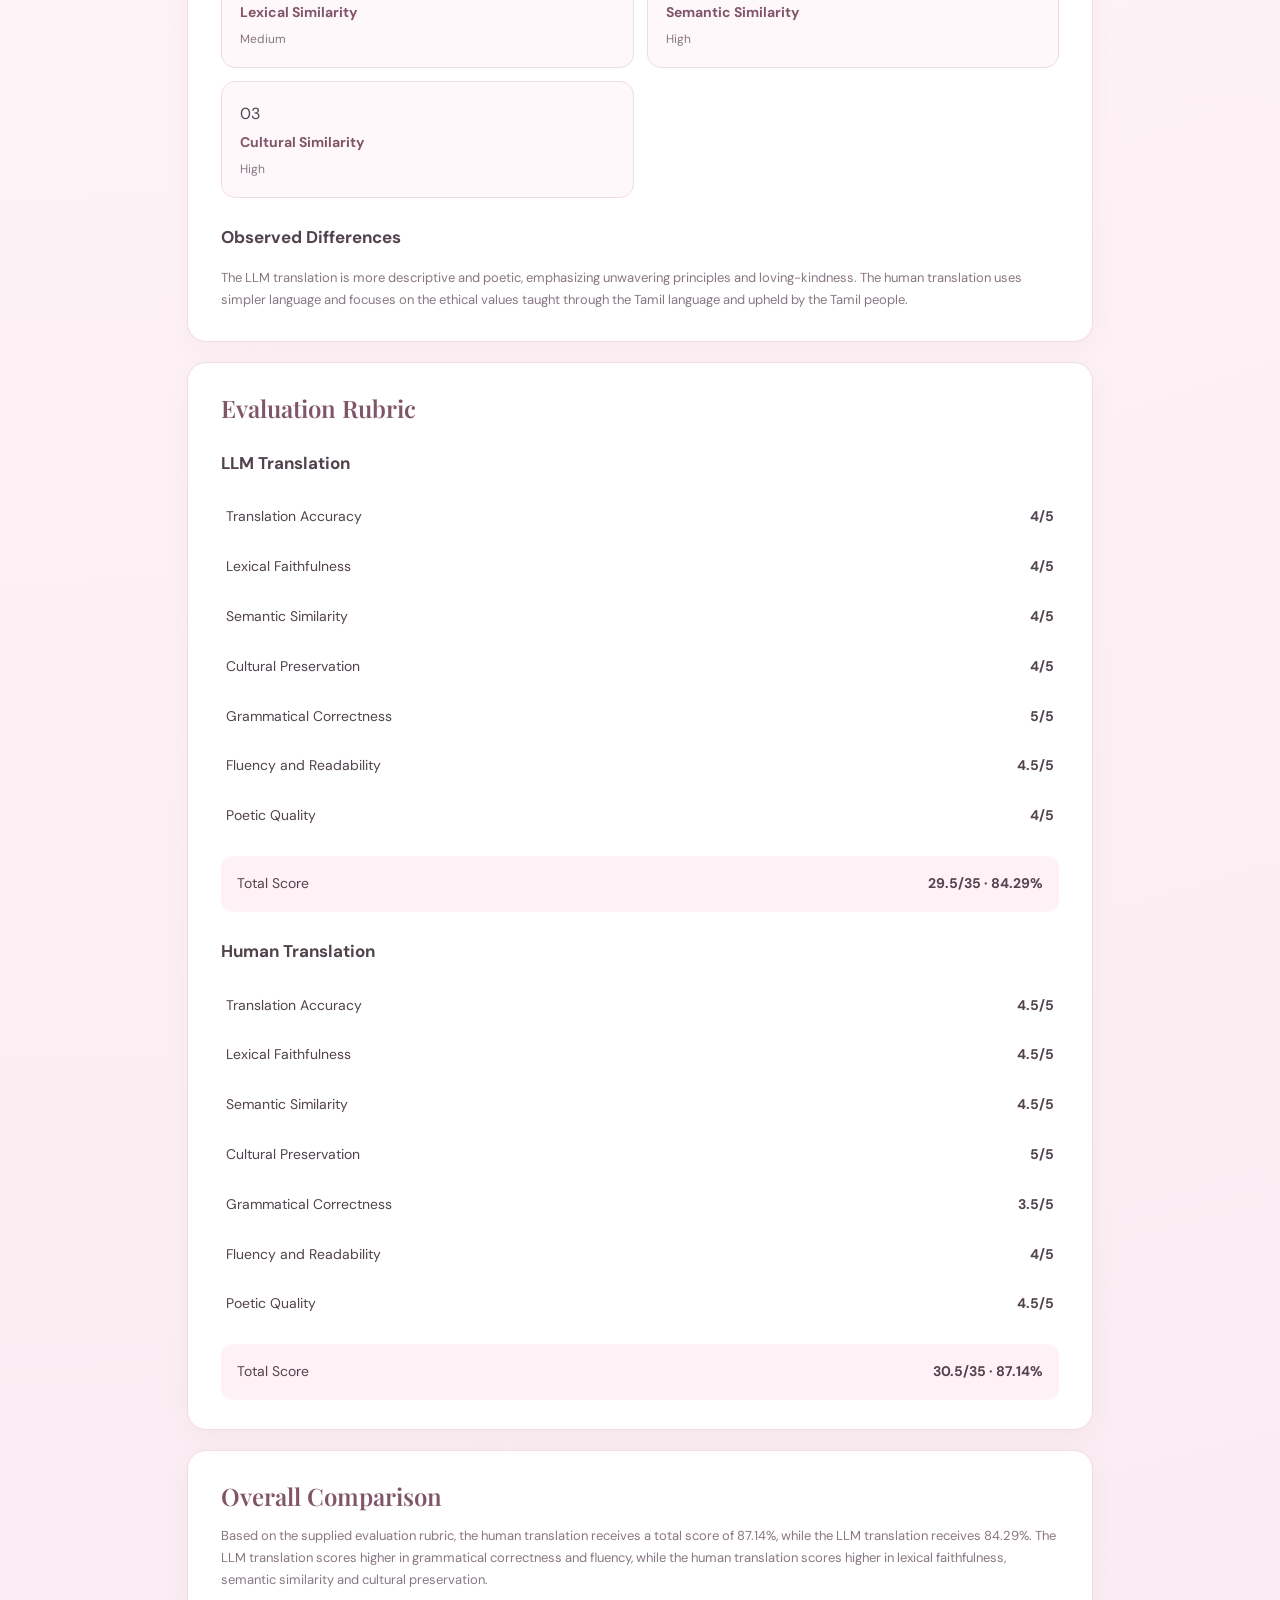
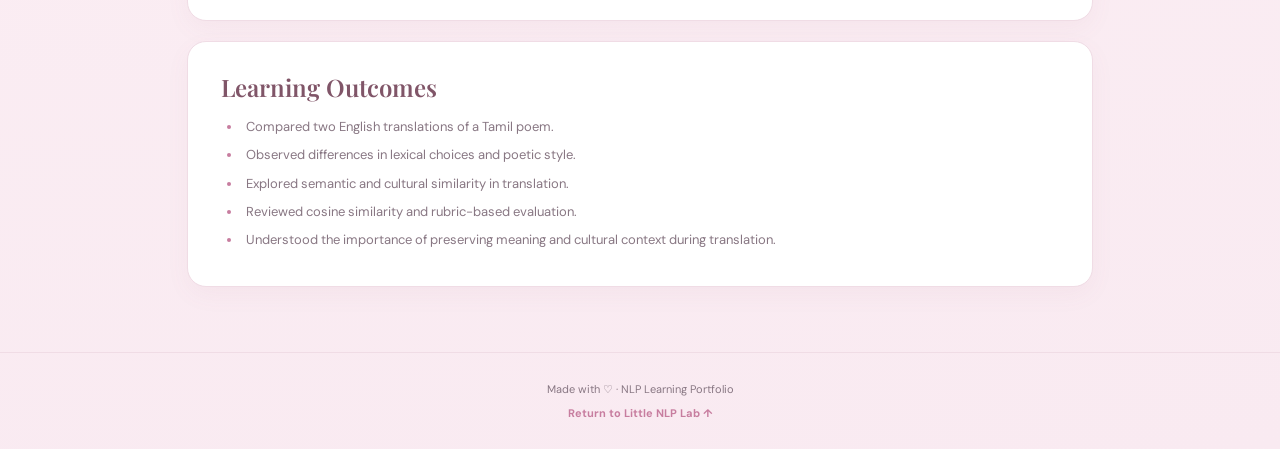
<file: activities/translation/index.html>
<!DOCTYPE html>
<html lang="en">
<head>
    <meta charset="UTF-8">
    <meta name="viewport" content="width=device-width, initial-scale=1.0">
    <meta name="theme-color" content="#f4c9dc">
    <title>Translation | Little NLP Lab</title>
    <link rel="stylesheet" href="style.css">
</head>
<body>

<header class="page-header">
    <a class="back-link" href="../../index.html">← Back to vending machine</a>
    <span class="page-label">LITTLE NLP LAB · ACTIVITY 07</span>
</header>

<main class="activity-container">

    <section class="hero">
        <div class="hero-icon">文</div>
        <p class="eyebrow">ACTIVITY 07</p>
        <h1>Tamil Poem Translation</h1>
        <p class="hero-description">
            Comparing an LLM-generated English translation with another
            English translation of a Tamil poem, analysing semantic,
            lexical and cultural similarities.
        </p>
        <span class="tag">Tamil · Machine Translation · Similarity Evaluation</span>
    </section>

    <section class="content-card">
        <h2>Original Tamil Poem</h2>

        <div class="poem">
            <p>அருள்நெறி அறிவைத் தரலாகும்</p>
            <p>அதுவே தமிழன் குரலாகும்</p>
            <p>பொருள்பெற யாரையும் புகழாது</p>
            <p>போற்றா தாரையும் இகழாது</p>

            <br>

            <p>கொல்லா விரதம் குறியாகக்</p>
            <p>கொள்கை பொய்யா நெறியாக</p>
            <p>எல்லா மனிதரும் இன்புறவே</p>
            <p>என்றும் இசைந்திடும் அன்பறமே</p>

            <br>

            <p>அன்பும் அறமும் ஊக்கிவிடும்</p>
            <p>அச்சம் என்பதைப் போக்கிவிடும்</p>
            <p>இன்பம் பொழிகிற வானொலியாம்</p>
            <p>எங்கள் தமிழெனும் தேன்மொழியாம்</p>
        </div>
    </section>

    <section class="content-card">
        <h2>Meaning of the Poem</h2>
        <p>
            The poem teaches us that Tamil is not merely a language of
            communication but also a language of wisdom, morality, love
            and humanity. It encourages us to live truthfully, avoid
            violence, treat everyone fairly, overcome fear and help all
            people live in happiness and harmony.
        </p>
        <p>
            It also expresses the poet's pride in Tamil and its timeless
            ethical values.
        </p>
    </section>

    <section class="content-card">
        <h2>Original Source</h2>
        <p><strong>Author:</strong> Namakkal Kavignar V. Ramalingam Pillai</p>
        <p><strong>Tamil name:</strong> நாமக்கல் கவிஞர் வெ. இராமலிங்கனார்</p>
        <p><strong>Time of origin:</strong> Published in Namakkal Kavignar Paadalgal in 1960.</p>
    </section>

    <section class="content-card">
        <h2>LLM English Translation</h2>

        <div class="poem english-poem">
            <p>It bestows the wisdom of righteous living;</p>
            <p>That is the voice of the Tamil people.</p>
            <p>It praises no one merely to gain wealth,</p>
            <p>Nor does it condemn those who offer no praise.</p>

            <br>

            <p>Non-violence is its guiding vow,</p>
            <p>Truthfulness is its unwavering principle.</p>
            <p>So that every human being may live in joy,</p>
            <p>It forever upholds the virtue of loving kindness.</p>

            <br>

            <p>It nurtures love and righteousness,</p>
            <p>And drives away fear.</p>
            <p>It is a heavenly voice that showers happiness,</p>
            <p>Our Tamil language, sweet as honey.</p>
        </div>
    </section>

    <section class="content-card">
        <h2>Translation from Another Source</h2>
        <p class="section-description">Source: Tamil Teacher</p>

        <div class="poem english-poem">
            <p>It provides us graceful and righteous knowledge,</p>
            <p>That is the voice of Tamil people.</p>
            <p>Tamil people won't praise anyone merely to gain wealth,</p>
            <p>Neither will they condemn those who don't offer praise.</p>

            <br>

            <p>To live with Non-violence as a goal,</p>
            <p>And with Truthfulness as a principle,</p>
            <p>For everyone to live happily,</p>
            <p>Love and virtue helps us.</p>

            <br>

            <p>It encourages love and virtue,</p>
            <p>It helps overcome all fears,</p>
            <p>It is a heavenly voice that showers happiness,</p>
            <p>Our Tamil language, which is as sweet as honey.</p>
        </div>
    </section>

    <section class="content-card">
        <h2>Translation Comparison</h2>

        <div class="comparison-score">
            <p class="score-label">Cosine Similarity Score</p>
            <h3>55.03%</h3>
        </div>

        <div class="concept-grid">
            <div class="concept-item">
                <span>01</span>
                <h3>Lexical Similarity</h3>
                <p>Medium</p>
            </div>

            <div class="concept-item">
                <span>02</span>
                <h3>Semantic Similarity</h3>
                <p>High</p>
            </div>

            <div class="concept-item">
                <span>03</span>
                <h3>Cultural Similarity</h3>
                <p>High</p>
            </div>
        </div>

        <h3 class="subheading">Observed Differences</h3>
        <p>
            The LLM translation is more descriptive and poetic,
            emphasizing unwavering principles and loving-kindness.
            The human translation uses simpler language and focuses
            on the ethical values taught through the Tamil language
            and upheld by the Tamil people.
        </p>
    </section>

    <section class="content-card">
        <h2>Evaluation Rubric</h2>

        <h3 class="subheading">LLM Translation</h3>

        <div class="rubric-list">
            <div><span>Translation Accuracy</span><strong>4/5</strong></div>
            <div><span>Lexical Faithfulness</span><strong>4/5</strong></div>
            <div><span>Semantic Similarity</span><strong>4/5</strong></div>
            <div><span>Cultural Preservation</span><strong>4/5</strong></div>
            <div><span>Grammatical Correctness</span><strong>5/5</strong></div>
            <div><span>Fluency and Readability</span><strong>4.5/5</strong></div>
            <div><span>Poetic Quality</span><strong>4/5</strong></div>
        </div>

        <div class="total-score">
            <span>Total Score</span>
            <strong>29.5/35 · 84.29%</strong>
        </div>

        <h3 class="subheading">Human Translation</h3>

        <div class="rubric-list">
            <div><span>Translation Accuracy</span><strong>4.5/5</strong></div>
            <div><span>Lexical Faithfulness</span><strong>4.5/5</strong></div>
            <div><span>Semantic Similarity</span><strong>4.5/5</strong></div>
            <div><span>Cultural Preservation</span><strong>5/5</strong></div>
            <div><span>Grammatical Correctness</span><strong>3.5/5</strong></div>
            <div><span>Fluency and Readability</span><strong>4/5</strong></div>
            <div><span>Poetic Quality</span><strong>4.5/5</strong></div>
        </div>

        <div class="total-score">
            <span>Total Score</span>
            <strong>30.5/35 · 87.14%</strong>
        </div>
    </section>

    <section class="content-card">
        <h2>Overall Comparison</h2>
        <p>
            Based on the supplied evaluation rubric, the human translation
            receives a total score of 87.14%, while the LLM translation
            receives 84.29%. The LLM translation scores higher in grammatical
            correctness and fluency, while the human translation scores
            higher in lexical faithfulness, semantic similarity and cultural
            preservation.
        </p>
    </section>

    <section class="content-card">
        <h2>Learning Outcomes</h2>
        <ul>
            <li>Compared two English translations of a Tamil poem.</li>
            <li>Observed differences in lexical choices and poetic style.</li>
            <li>Explored semantic and cultural similarity in translation.</li>
            <li>Reviewed cosine similarity and rubric-based evaluation.</li>
            <li>Understood the importance of preserving meaning and cultural context during translation.</li>
        </ul>
    </section>

</main>

<footer>
    Made with ♡ · NLP Learning Portfolio
    <br>
    <a href="../../index.html">Return to Little NLP Lab ↑</a>
</footer>

</body>
</html>
</file>
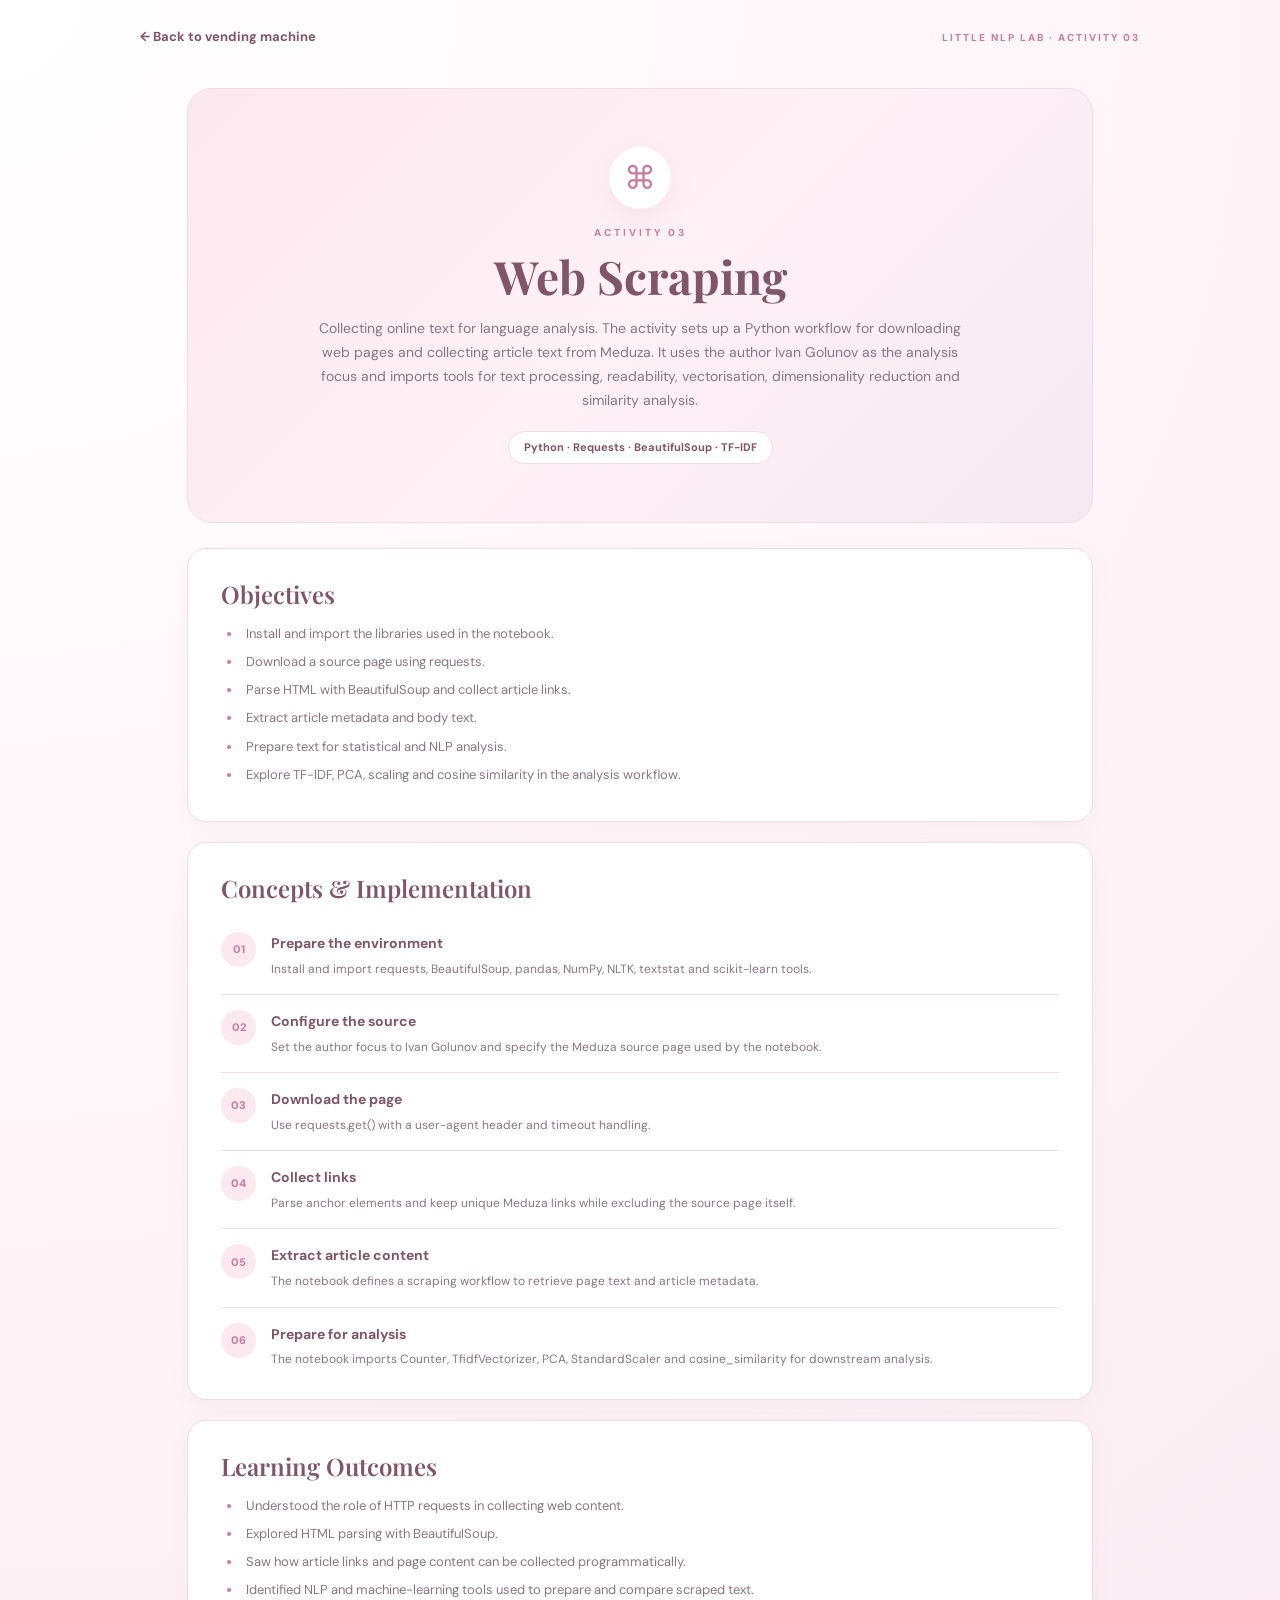
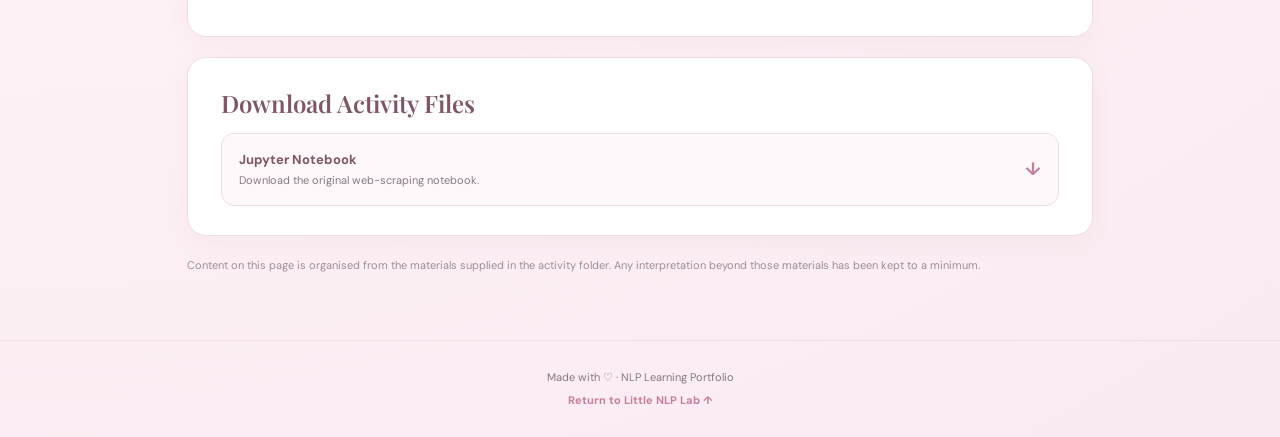
<file: activities/web-scraping/index.html>
<!DOCTYPE html>
<html lang="en">

<head>
  <meta charset="UTF-8">
  <meta name="viewport" content="width=device-width, initial-scale=1.0">
  <meta name="theme-color" content="#f4c9dc">
  <title>Web Scraping | Little NLP Lab</title>
  <link rel="stylesheet" href="style.css">
</head>

<body>
  <header class="page-header">
    <a class="back-link" href="../../index.html">← Back to vending machine</a>
    <span class="page-label">LITTLE NLP LAB · ACTIVITY 03</span>
  </header>
  <main class="activity-container">
    <section class="hero">
      <div class="hero-icon">⌘</div>
      <p class="eyebrow">ACTIVITY 03</p>
      <h1>Web Scraping</h1>
      <p class="hero-description">Collecting online text for language analysis. The activity sets up a Python workflow
        for downloading web pages and collecting article text from Meduza. It uses the author Ivan Golunov as the
        analysis focus and imports tools for text processing, readability, vectorisation, dimensionality reduction and
        similarity analysis.</p>
      <span class="tag">Python · Requests · BeautifulSoup · TF-IDF</span>
    </section>
    <section class="content-card">
      <h2>Objectives</h2>
      <ul>
        <li>Install and import the libraries used in the notebook.</li>
        <li>Download a source page using requests.</li>
        <li>Parse HTML with BeautifulSoup and collect article links.</li>
        <li>Extract article metadata and body text.</li>
        <li>Prepare text for statistical and NLP analysis.</li>
        <li>Explore TF-IDF, PCA, scaling and cosine similarity in the analysis workflow.</li>
      </ul>
    </section>
    <section class="content-card">
      <h2>Concepts & Implementation</h2>
      <div class="step"><span class="step-number">01</span>
        <div>
          <h3>Prepare the environment</h3>
          <p>Install and import requests, BeautifulSoup, pandas, NumPy, NLTK, textstat and scikit-learn tools.</p>
        </div>
      </div>
      <div class="step"><span class="step-number">02</span>
        <div>
          <h3>Configure the source</h3>
          <p>Set the author focus to Ivan Golunov and specify the Meduza source page used by the notebook.</p>
        </div>
      </div>
      <div class="step"><span class="step-number">03</span>
        <div>
          <h3>Download the page</h3>
          <p>Use requests.get() with a user-agent header and timeout handling.</p>
        </div>
      </div>
      <div class="step"><span class="step-number">04</span>
        <div>
          <h3>Collect links</h3>
          <p>Parse anchor elements and keep unique Meduza links while excluding the source page itself.</p>
        </div>
      </div>
      <div class="step"><span class="step-number">05</span>
        <div>
          <h3>Extract article content</h3>
          <p>The notebook defines a scraping workflow to retrieve page text and article metadata.</p>
        </div>
      </div>
      <div class="step"><span class="step-number">06</span>
        <div>
          <h3>Prepare for analysis</h3>
          <p>The notebook imports Counter, TfidfVectorizer, PCA, StandardScaler and cosine_similarity for downstream
            analysis.</p>
        </div>
      </div>
    </section>

    <section class="content-card">
      <h2>Learning Outcomes</h2>
      <ul>
        <li>Understood the role of HTTP requests in collecting web content.</li>
        <li>Explored HTML parsing with BeautifulSoup.</li>
        <li>Saw how article links and page content can be collected programmatically.</li>
        <li>Identified NLP and machine-learning tools used to prepare and compare scraped text.</li>
      </ul>
    </section>
    <section class="content-card">
      <h2>Download Activity Files</h2>
      <div class="file-list"><a class="file-link" href="files/Web_Scraping_NLP_Activity.ipynb" download><span>Jupyter
            Notebook<small>Download the original web-scraping notebook.</small></span><span
            class="file-arrow">↓</span></a></div>
    </section>
    <p class="note">Content on this page is organised from the materials supplied in the activity folder. Any
      interpretation beyond those materials has been kept to a minimum.</p>
  </main>
  <footer>Made with ♡ · NLP Learning Portfolio<br><a href="../../index.html">Return to Little NLP Lab ↑</a></footer>
</body>

</html>
</file>
<file: css/style.css>
@import url('https://fonts.googleapis.com/css2?family=DM+Mono:wght@400;500&family=Nunito:wght@400;600;700;800;900&display=swap');

:root {
  --pink: #ef9ac8;
  --pink-deep: #d96eaa;
  --pink-dark: #b94f8d;
  --pink-light: #ffd8ed;
  --cream: #fff8f0;
  --lavender: #e8def6;
  --lavender-dark: #9c82b9;
  --plum: #593f61;
  --plum-light: #785b80;
  --ink: #684e69;
  --shadow: #b55f9270;
  --mint: #cde9dd;
}

* {
  box-sizing: border-box;
}

body {
  margin: 0;
  min-height: 100vh;
  background:
    radial-gradient(ellipse at 10% 10%, #f6e8f3 0, transparent 32%),
    radial-gradient(ellipse at 90% 35%, #e9e7f7 0, transparent 28%),
    #fffaf7;
  color: var(--ink);
  font-family: "Nunito", sans-serif;
}

button {
  font: inherit;
}

.page {
  width: min(1100px, 100%);
  margin: 0 auto;
  padding: 30px 22px 24px;
}

.page-heading {
  text-align: center;
  margin-bottom: 24px;
}

.eyebrow,
.subtitle {
  margin: 0;
  color: #a27e9f;
}

.eyebrow {
  font-family: "DM Mono", monospace;
  font-size: 11px;
  letter-spacing: 2px;
  text-transform: uppercase;
}

.page-heading h1 {
  margin: 5px 0 4px;
  font-size: clamp(30px, 5vw, 43px);
  letter-spacing: -1.5px;
  color: #8e6488;
}

.page-heading h1 span {
  color: var(--pink-deep);
}

.subtitle {
  font-size: 14px;
}

.machine {
  width: min(850px, 100%);
  margin: 0 auto;
  padding: 0 15px 0;
  position: relative;
  filter: drop-shadow(0 18px 18px #9b6b8a25);
}

.machine-top {
  height: 55px;
  border: 2px solid #d875ad;
  border-bottom: 0;
  border-radius: 30px 30px 0 0;
  background: linear-gradient(110deg, #f5acd1, #eb83bd 55%, #f4a5ce);
  padding: 7px 20px 0;
}

.machine-brand {
  display: flex;
  justify-content: center;
  align-items: center;
  gap: 11px;
  color: #fff8fc;
  text-align: center;
}

.brand-star {
  font-size: 17px;
  color: #ffe7f4;
}

.brand-name {
  margin: 0;
  font-size: 15px;
  font-weight: 900;
  letter-spacing: 2.6px;
}

.brand-tagline {
  margin: 1px 0 0;
  font-family: "DM Mono", monospace;
  font-size: 8px;
  letter-spacing: 1.5px;
  opacity: .9;
}

.machine-body {
  display: grid;
  grid-template-columns: minmax(0, 1fr) 205px;
  gap: 13px;
  padding: 15px;
  border: 2px solid #d875ad;
  border-top: 0;
  background: linear-gradient(105deg, #ef9ac8 0%, #e985ba 72%, #f3a2ce 100%);
  position: relative;
}

.product-window {
  min-width: 0;
  padding: 12px;
  background: #f4b4d8;
  border: 5px solid #d66aa7;
  border-radius: 18px;
  box-shadow: inset 0 0 0 2px #fbd8eb, 0 3px 0 #c85b98;
  overflow: hidden;
  position: relative;
}

.product-window::after {
  content: "";
  position: absolute;
  inset: 0;
  pointer-events: none;
  background: linear-gradient(118deg, #fff9 0%, transparent 17%, transparent 65%, #fff2 75%, transparent 82%);
  z-index: 2;
}

.window-header {
  display: flex;
  justify-content: space-between;
  align-items: center;
  gap: 8px;
  padding: 0 3px 10px;
  color: #9b5e8b;
  font: 8px "DM Mono", monospace;
  letter-spacing: 1px;
}

.window-light {
  display: flex;
  align-items: center;
  gap: 5px;
  white-space: nowrap;
}

.window-light i {
  width: 6px;
  height: 6px;
  display: inline-block;
  border-radius: 50%;
  background: #91d7ad;
  box-shadow: 0 0 8px #91d7ad;
}

.shelves {
  position: relative;
  z-index: 1;
}

.shelf-row {
  display: grid;
  grid-template-columns: repeat(3, minmax(0, 1fr));
  gap: 8px;
  align-items: end;
  padding: 8px 5px 0;
  min-height: 140px;
  background: #69476f;
  border-radius: 7px 7px 0 0;
}

.shelf-row+.shelf-row {
  border-radius: 0;
}

.shelf-row-last {
  min-height: 130px;
  border-radius: 0 0 7px 7px !important;
}

.shelf-edge {
  height: 12px;
  background: linear-gradient(#f9d8ed, #eaa6cf 60%, #c96aa7);
  border-bottom: 3px solid #b95d99;
  box-shadow: 0 4px 0 #9e5588;
  position: relative;
  z-index: 1;
}

.product {
  border: 0;
  background: transparent;
  color: #fff9ff;
  min-width: 0;
  display: flex;
  flex-direction: column;
  align-items: center;
  justify-content: flex-end;
  gap: 4px;
  padding: 3px 2px 7px;
  border-radius: 9px 9px 4px 4px;
  cursor: pointer;
  transition: transform .18s ease, background .18s ease, filter .18s ease;
  position: relative;
}

.product:hover {
  transform: translateY(-4px);
  background: #ffffff12;
}

.product:focus-visible {
  outline: 3px solid #fff4bf;
  outline-offset: 2px;
}

.product[aria-pressed="true"] {
  background: #fff4bf35;
  box-shadow: inset 0 0 0 2px #fff0b6;
  transform: translateY(-4px);
}

.product-art {
  height: 78px;
  width: min(70px, 100%);
  display: flex;
  justify-content: center;
  align-items: center;
  position: relative;
  filter: drop-shadow(2px 4px 0 #432a4b55);
  border: 2px solid #ffffff80;
  overflow: hidden;
  color: #fff9ff;
}

.product-number {
  font: 9px "DM Mono", monospace;
  color: #f9c9e5;
}

.product-name {
  font-size: 10px;
  font-weight: 800;
  line-height: 1.15;
  text-align: center;
  min-height: 23px;
}

.speech-art {
  border-radius: 17px 17px 17px 5px;
  background: linear-gradient(145deg, #f4a6cd, #c96bb2);
  font-size: 37px;
}

.speech-art::after {
  content: "";
  position: absolute;
  bottom: -1px;
  left: 8px;
  width: 16px;
  height: 15px;
  background: #d783bd;
  transform: skew(-25deg) rotate(20deg);
}

.speech-art i {
  position: absolute;
  width: 30px;
  height: 3px;
  border-radius: 3px;
  background: #fff6fc;
  top: 18px;
}

.notebook-art {
  background: linear-gradient(90deg, #9d8acb 0 15%, #d8c9f1 15%);
  border-radius: 4px;
  transform: rotate(-3deg);
  color: #80689e;
  font-size: 12px;
  font-weight: 900;
}

.notebook-art::after {
  content: "";
  position: absolute;
  bottom: 15px;
  width: 30px;
  height: 2px;
  background: #a58bc5;
  box-shadow: 0 7px #a58bc5;
}

.tag-art {
  background: linear-gradient(145deg, #f6d77d, #e6a74f);
  border-radius: 9px 9px 17px 17px;
  font: 900 12px/1.1 "DM Mono", monospace;
  color: #fffaf0;
}

.tag-art::before {
  content: "";
  position: absolute;
  top: -3px;
  left: 0;
  right: 0;
  height: 9px;
  background: #f8e8a9;
}

.cards-art {
  background: #9bcdbd;
  border-radius: 5px;
  color: #fff;
  font-size: 23px;
  font-weight: 900;
  transform: rotate(3deg);
}

.cards-art::before {
  content: "";
  position: absolute;
  inset: 9px -13px;
  border: 2px solid #e9f5e9;
  transform: rotate(20deg);
}

.cards-art i {
  position: absolute;
  font-style: normal;
  font-size: 12px;
  top: 6px;
  right: 6px;
}

.book-art {
  background: linear-gradient(90deg, #cf8ab5, #f4c5df);
  border-radius: 3px 8px 8px 3px;
  color: #fffafc;
  font-size: 10px;
  font-weight: 900;
  transform: rotate(-2deg);
}

.book-art::after {
  content: "";
  position: absolute;
  left: 7px;
  top: 0;
  bottom: 0;
  width: 2px;
  background: #fff8;
}

.book-art i {
  position: absolute;
  right: 6px;
  bottom: 8px;
  width: 15px;
  height: 15px;
  border: 1px solid #fff8;
  border-radius: 50%;
}

.magnify-art {
  background: #a7c7e9;
  border-radius: 50%;
  width: 65px;
  height: 65px;
  color: #fff;
  font-size: 52px;
  font-weight: 400;
}

.puzzle-art {
  background: #f2a89b;
  border-radius: 9px;
  font-size: 32px;
}

.puzzle-art i {
  position: absolute;
  top: 5px;
  right: 5px;
  font-size: 12px;
  font-style: normal;
}

.folder-art {
  background: #e9c46e;
  border-radius: 4px 7px 7px 7px;
  color: #fffaf0;
  font-size: 40px;
}

.folder-art::before {
  content: "";
  position: absolute;
  left: 0;
  top: -7px;
  width: 25px;
  height: 10px;
  background: #e9c46e;
  border-radius: 4px 4px 0 0;
}

.empty-slot {
  align-self: center;
  text-align: center;
  color: #d6b7d9;
  font: 9px/1.6 "DM Mono", monospace;
  letter-spacing: 1px;
}

.empty-slot span {
  display: block;
  font-size: 30px;
}

.control-panel {
  min-width: 0;
  padding: 12px 10px;
  background: linear-gradient(90deg, #fff9fc, #f8eaf5);
  border: 3px solid #f9cde5;
  border-radius: 15px;
  box-shadow: inset 0 0 0 2px #e8b2d6, 0 4px 0 #c45c98;
  display: flex;
  flex-direction: column;
  align-items: center;
}

.display-frame {
  width: 100%;
  padding: 7px;
  background: #e3b2d5;
  border: 2px solid #d67ab0;
  border-radius: 10px;
  box-shadow: inset 0 2px 5px #b25e9766;
}

.digital-display {
  min-height: 133px;
  padding: 10px 5px;
  background: linear-gradient(145deg, #6b4a70, #49334f);
  color: #fff1fb;
  text-align: center;
  border: 2px solid #9875a0;
  border-radius: 5px;
  box-shadow: inset 0 0 15px #2d1b35;
}

.display-label,
.display-code {
  margin: 0;
  font: 8px "DM Mono", monospace;
  letter-spacing: 1px;
  color: #e7bfdf;
}

.display-icon {
  font-size: 24px;
  line-height: 1.2;
  margin-top: 4px;
  color: #ffdbef;
}

.display-name {
  margin: 4px 0;
  font-size: 12px;
  font-weight: 900;
  line-height: 1.15;
  overflow-wrap: anywhere;
}

.display-code {
  margin-top: 7px;
  color: #bfe6d2;
}

.keypad-label {
  margin: 15px 0 8px;
  font: 7px "DM Mono", monospace;
  letter-spacing: .7px;
  text-align: center;
  color: #9e7299;
}

.keypad {
  display: grid;
  grid-template-columns: repeat(3, 1fr);
  width: 100%;
  gap: 5px;
}

.keypad button {
  min-width: 0;
  aspect-ratio: 1.15;
  border: 1px solid #e5b8d7;
  border-radius: 7px;
  background: linear-gradient(#fff, #f7e6f1);
  color: #a85e94;
  font-weight: 900;
  box-shadow: 0 2px 0 #d8a1c8;
  cursor: pointer;
  transition: transform .1s, box-shadow .1s;
}

.keypad button:active {
  transform: translateY(2px);
  box-shadow: none;
}

.keypad .key-clear {
  background: #f6d3e5;
}

.coin-slot {
  margin-top: 14px;
  height: 9px;
  width: 72%;
  border-radius: 8px;
  background: #8a6287;
  box-shadow: inset 0 2px 3px #432a4b;
  display: flex;
  justify-content: center;
  align-items: center;
}

.coin-slot span {
  width: 32%;
  height: 2px;
  background: #dcb8d4;
}

.dispense-label {
  margin: 13px 0 6px;
  font: 7px "DM Mono", monospace;
  letter-spacing: .6px;
  color: #a2779b;
  text-align: center;
}

.dispense-button {
  width: 100%;
  position: relative;
  display: flex;
  align-items: center;
  justify-content: center;
  gap: 5px;
  border: 2px solid #b34f8c;
  border-radius: 10px;
  padding: 11px 5px;
  background: linear-gradient(#ef8fc2, #d767a8);
  color: white;
  font-weight: 900;
  font-size: 11px;
  letter-spacing: .7px;
  box-shadow: 0 4px 0 #ad4b88, inset 0 1px #ffd8ec;
  cursor: pointer;
  overflow: hidden;
  transition: transform .12s, box-shadow .12s;
}

.dispense-button:hover {
  filter: brightness(1.04);
}

.dispense-button:active {
  transform: translateY(3px);
  box-shadow: 0 1px 0 #ad4b88;
}

.button-shine {
  position: absolute;
  top: 3px;
  left: 12%;
  width: 76%;
  height: 2px;
  background: #ffffff88;
  border-radius: 3px;
}

.button-arrow {
  font-size: 16px;
  line-height: 10px;
}

.panel-footnote {
  font: 7px/1.8 "DM Mono", monospace;
  letter-spacing: .7px;
  text-align: center;
  color: #b28eaa;
  margin: 12px 0 0;
}

.machine-lower {
  padding: 10px 22px 16px;
  border: 2px solid #d875ad;
  border-top: 0;
  background: linear-gradient(110deg, #ed91c2, #e57bb5 70%, #f0a0ca);
}

.lower-decoration {
  display: flex;
  justify-content: center;
  gap: 16px;
  color: #ffe3f2;
  font-size: 12px;
  margin-bottom: 8px;
}

.collection-label {
  display: flex;
  align-items: center;
  justify-content: center;
  gap: 12px;
  color: #fff4fb;
  font: 9px "DM Mono", monospace;
  letter-spacing: 1.4px;
  margin-bottom: 8px;
}

.collection-arrow {
  font-size: 22px;
  line-height: 10px;
}

.collection-pit {
  min-height: 112px;
  padding: 12px;
  background: linear-gradient(#52395a, #382841);
  border: 5px solid #f5c4e0;
  border-radius: 12px 12px 18px 18px;
  box-shadow: inset 0 7px 12px #25192d, 0 3px 0 #b85894;
  display: flex;
  flex-wrap: wrap;
  justify-content: center;
  align-items: center;
  gap: 12px;
  overflow: hidden;
}

.pit-empty {
  color: #d5b7d5;
  text-align: center;
  font-size: 12px;
}

.pit-empty p {
  margin: 3px 0;
}

.pit-empty small {
  color: #a98caf;
  font: 9px "DM Mono", monospace;
}

.pit-sparkle {
  font-size: 24px;
  color: #f4c5e0;
}

.machine-foot {
  display: flex;
  justify-content: space-between;
  padding: 0 55px;
}

.machine-leg {
  width: 65px;
  height: 17px;
  background: linear-gradient(#a9548d, #78446f);
  border-radius: 0 0 8px 8px;
}

.collected-item {
  width: 86px;
  min-height: 83px;
  border: 1px solid #b08cb6;
  border-radius: 12px;
  background: linear-gradient(145deg, #fff2fa, #e7d9f2);
  color: #765579;
  padding: 7px 5px;
  display: flex;
  flex-direction: column;
  align-items: center;
  justify-content: center;
  gap: 3px;
  cursor: pointer;
  box-shadow: 0 4px 0 #2b1c35, 0 0 15px #f6c4e533;
  opacity: 0;
  transform: translateY(-170px) rotate(-8deg) scale(.75);
  animation: itemDrop .72s cubic-bezier(.2, .8, .25, 1.25) forwards;
}

.collected-item .collected-icon {
  font-size: 28px;
  line-height: 1.1;
}

.collected-item .collected-title {
  font-size: 10px;
  font-weight: 900;
  text-align: center;
  line-height: 1.1;
}

.collected-item .collected-number {
  font: 8px "DM Mono", monospace;
  color: #a57ca5;
}

.collected-item:hover {
  transform: translateY(-3px) rotate(0) scale(1.04);
}

@keyframes itemDrop {
  0% {
    opacity: 0;
    transform: translateY(-170px) rotate(-8deg) scale(.75);
  }

  65% {
    opacity: 1;
    transform: translateY(8px) rotate(5deg) scale(1.04);
  }

  82% {
    transform: translateY(-5px) rotate(-2deg) scale(.98);
  }

  100% {
    opacity: 1;
    transform: translateY(0) rotate(0) scale(1);
  }
}

.machine.dispensing {
  animation: machineNudge .32s ease-in-out;
}

@keyframes machineNudge {

  0%,
  100% {
    transform: translateX(0);
  }

  25% {
    transform: translateX(-3px) rotate(-.2deg);
  }

  75% {
    transform: translateX(3px) rotate(.2deg);
  }
}

.page-footer {
  width: min(850px, 100%);
  margin: 20px auto 0;
  display: flex;
  justify-content: space-between;
  gap: 12px;
  color: #b39ab1;
  font: 8px "DM Mono", monospace;
  letter-spacing: 1px;
}

.toast {
  position: fixed;
  left: 50%;
  bottom: 20px;
  transform: translate(-50%, 20px);
  background: #5d4264;
  color: #fff5fb;
  padding: 11px 17px;
  border-radius: 99px;
  box-shadow: 0 8px 25px #49334f30;
  font-size: 12px;
  opacity: 0;
  pointer-events: none;
  transition: .25s ease;
  z-index: 5;
  text-align: center;
  width: max-content;
  max-width: calc(100% - 30px);
}

.toast.show {
  opacity: 1;
  transform: translate(-50%, 0);
}

@media (max-width: 640px) {
  .page {
    padding: 20px 9px;
  }

  .page-heading {
    margin-bottom: 18px;
  }

  .machine {
    padding: 0 4px;
  }

  .machine-top {
    height: 51px;
    padding-top: 6px;
  }

  .machine-body {
    grid-template-columns: minmax(0, 1fr) 116px;
    gap: 7px;
    padding: 8px;
  }

  .product-window {
    padding: 7px;
    border-width: 3px;
    border-radius: 12px;
  }

  .window-header {
    font-size: 6px;
    letter-spacing: .3px;
    padding-bottom: 7px;
  }

  .shelf-row {
    gap: 3px;
    padding: 6px 2px 0;
    min-height: 116px;
  }

  .shelf-row-last {
    min-height: 105px;
  }

  .shelf-edge {
    height: 9px;
  }

  .project-art {
    width: min(53px, 100%);
    height: 62px;
}

  .product-name {
    font-size: 8px;
    min-height: 19px;
  }

  .product-number {
    font-size: 7px;
  }

  .speech-art {
    font-size: 28px;
  }

  .notebook-art,
  .tag-art {
    font-size: 9px;
  }

  .magnify-art {
    width: 49px;
    height: 49px;
    font-size: 40px;
  }

  .empty-slot {
    font-size: 6px;
  }

  .empty-slot span {
    font-size: 22px;
  }

  .control-panel {
    padding: 7px 5px;
    border-width: 2px;
    border-radius: 11px;
  }

  .display-frame {
    padding: 4px;
  }

  .digital-display {
    min-height: 115px;
    padding: 7px 2px;
  }

  .display-label {
    font-size: 6px;
    letter-spacing: .4px;
  }

  .display-icon {
    font-size: 20px;
  }

  .display-name {
    font-size: 10px;
  }

  .display-code {
    font-size: 7px;
  }

  .keypad-label {
    font-size: 6px;
    letter-spacing: 0;
    margin: 10px 0 6px;
  }

  .keypad {
    gap: 3px;
  }

  .keypad button {
    font-size: 11px;
    border-radius: 5px;
  }

  .coin-slot {
    margin-top: 11px;
  }

  .dispense-label {
    font-size: 6px;
    letter-spacing: 0;
    margin-top: 10px;
  }

  .dispense-button {
    font-size: 8px;
    padding: 10px 2px;
    gap: 2px;
  }

  .button-arrow {
    font-size: 12px;
  }

  .panel-footnote {
    font-size: 6px;
    letter-spacing: 0;
  }

  .machine-lower {
    padding: 8px 10px 12px;
  }

  .collection-pit {
    min-height: 100px;
    padding: 8px;
    gap: 8px;
  }

  .collected-item {
    width: 72px;
    min-height: 75px;
  }

  .page-footer {
    font-size: 6px;
    letter-spacing: .4px;
  }
}

@media (prefers-reduced-motion: reduce) {

  *,
  *::before,
  *::after {
    animation-duration: .01ms !important;
    transition-duration: .01ms !important;
    scroll-behavior: auto !important;
  }
}

.intro-section {
  width: 100%;
  max-width: 1050px;
  margin: 0 auto 35px;
  padding: 0 20px;
}

.intro-card {
  position: relative;
  display: flex;
  align-items: center;
  gap: 25px;
  padding: 28px 35px;
  background: linear-gradient(120deg, #fff0f6, #f3edff, #fff8e9);
  border: 1px solid #f0dfeb;
  border-radius: 25px;
  overflow: hidden;
}

.intro-avatar {
  flex-shrink: 0;
  width: 95px;
  height: 95px;
  display: grid;
  place-items: center;
  background: #fffdfd;
  border: 2px solid #f2dce9;
  border-radius: 50%;
  font-size: 45px;
}

.intro-content {
  flex: 1;
}

.intro-label {
  color: #b78ba7;
  font-size: 10px;
  font-weight: 700;
  letter-spacing: 1.5px;
  margin-bottom: 8px;
}

.intro-content h1 {
  color: #956d91;
  font-family: 'Playfair Display', serif;
  font-size: 32px;
  margin-bottom: 8px;
}

.intro-content h1 span {
  font-size: 25px;
}

.intro-description {
  color: #83778a;
  font-size: 13px;
  line-height: 1.7;
  margin-bottom: 15px;
}

.intro-details {
  display: flex;
  flex-wrap: wrap;
  gap: 8px;
}

.intro-details span {
  padding: 8px 12px;
  background: rgba(255, 255, 255, 0.8);
  border: 1px solid #f0e3ed;
  border-radius: 20px;
  color: #876b86;
  font-size: 11px;
  font-weight: 600;
}

.intro-quote {
  margin-top: 15px;
  color: #ad83a0;
  font-size: 12px;
  font-style: italic;
}

.intro-decoration {
  position: absolute;
  top: 15px;
  right: 22px;
  color: #d8b0cc;
  font-size: 30px;
}

@media (max-width: 650px) {
  .intro-card {
    flex-direction: column;
    text-align: center;
    padding: 28px 20px;
  }

  .intro-content h1 {
    font-size: 27px;
  }

  .intro-details {
    justify-content: center;
  }
}

.project-art {
    width: min(70px, 100%);
    height: 78px;
    display: flex;
    align-items: center;
    justify-content: center;
    background: linear-gradient(145deg, #a9dfcf, #55b99f);
    border: 2px solid #d9f5eb;
    border-radius: 17px 17px 17px 5px;
    filter: drop-shadow(2px 4px 0 #432a4b55);
    transform: rotate(-2deg);
    overflow: visible;
}

.project-bubble {
    width: 49px;
    height: 37px;
    border: 4px solid white;
    border-radius: 13px;
    position: relative;
    display: flex;
    align-items: center;
    justify-content: center;
}

.project-bubble::after {
    content: "";
    position: absolute;
    bottom: -9px;
    left: 7px;
    width: 12px;
    height: 9px;
    background: #70c9ae;
    border-left: 4px solid white;
    border-bottom: 4px solid white;
    transform: skew(-20deg) rotate(-35deg);
}

.project-sparkle {
    color: white;
    font-size: 21px;
}

.keypad button[data-number="clear"] {
    grid-column: 2;
}
</file>
<file: activities/definitions/style.css>
@import url('https://fonts.googleapis.com/css2?family=DM+Sans:wght@400;500;600;700&family=Playfair+Display:wght@500;600;700&display=swap');

:root {
    --bg: #fff5f8;
    --pink: #f4c9dc;
    --rose: #c77d9f;
    --plum: #805568;
    --ink: #51434d;
    --muted: #887783;
    --line: #f0dce5;
    --white: #fff
}

* {
    box-sizing: border-box
}

html {
    scroll-behavior: smooth
}

body {
    margin: 0;
    background: radial-gradient(circle at top left, #fff 0, #fff5f8 48%, #f9eaf1 100%);
    font-family: 'DM Sans', sans-serif;
    color: var(--ink);
    line-height: 1.7
}

.page-header {
    max-width: 1050px;
    margin: auto;
    padding: 26px 25px;
    display: flex;
    justify-content: space-between;
    align-items: center;
    gap: 15px
}

.back-link {
    color: var(--plum);
    text-decoration: none;
    font-size: 13px;
    font-weight: 700
}

.back-link:hover {
    color: var(--rose)
}

.page-label {
    font-size: 10px;
    letter-spacing: 2px;
    color: var(--rose);
    font-weight: 800
}

.activity-container {
    max-width: 950px;
    margin: 14px auto 65px;
    padding: 0 22px
}

.hero {
    text-align: center;
    padding: 58px 28px;
    background: linear-gradient(135deg, #fce8ef, #fff1f6, #f6e8f1);
    border: 1px solid var(--line);
    border-radius: 25px;
    margin-bottom: 25px
}

.hero-icon {
    width: 62px;
    height: 62px;
    margin: 0 auto 15px;
    border-radius: 50%;
    background: #fff;
    display: grid;
    place-items: center;
    color: var(--rose);
    font-size: 32px;
    box-shadow: 0 8px 25px #a76e8718
}

.eyebrow {
    font-size: 10px;
    letter-spacing: 3px;
    font-weight: 800;
    color: var(--rose);
    margin: 0 0 8px
}

.hero h1 {
    font: 700 clamp(32px, 5vw, 46px)/1.2 'Playfair Display', serif;
    color: var(--plum);
    margin: 0 0 13px
}

.hero-description {
    max-width: 660px;
    margin: 0 auto 19px;
    color: var(--muted);
    font-size: 14px
}

.tag {
    display: inline-block;
    background: #fff;
    border: 1px solid var(--line);
    border-radius: 30px;
    padding: 6px 15px;
    color: var(--plum);
    font-size: 11px;
    font-weight: 700
}

.content-card {
    background: #fff;
    border: 1px solid var(--line);
    border-radius: 19px;
    padding: 29px 33px;
    margin-bottom: 20px;
    box-shadow: 0 8px 25px #97677b0d
}

.content-card h2 {
    font: 600 24px 'Playfair Display', serif;
    color: var(--plum);
    margin: 0 0 13px
}

.content-card p {
    font-size: 13px;
    color: var(--muted);
    margin: 0
}

.content-card ul {
    padding-left: 21px;
    color: var(--muted);
    font-size: 13px;
    margin: 0
}

.content-card li {
    padding-left: 4px;
    margin: 6px 0
}

.content-card li::marker {
    color: var(--rose)
}

.concept-grid {
    display: grid;
    grid-template-columns: repeat(2, minmax(0, 1fr));
    gap: 13px;
    margin-top: 16px
}

.concept-item {
    padding: 18px;
    background: #fff8fb;
    border: 1px solid var(--line);
    border-radius: 14px
}

.concept-item .number {
    color: var(--rose);
    font-size: 10px;
    font-weight: 800;
    letter-spacing: 1px
}

.concept-item h3 {
    font-size: 14px;
    color: var(--plum);
    margin: 4px 0
}

.concept-item p {
    font-size: 12px
}

.step {
    display: flex;
    gap: 15px;
    padding: 15px 0;
    border-bottom: 1px solid var(--line)
}

.step:last-child {
    border-bottom: 0;
    padding-bottom: 0
}

.step-number {
    flex: 0 0 35px;
    height: 35px;
    border-radius: 50%;
    display: grid;
    place-items: center;
    background: #fce8ef;
    color: var(--rose);
    font-size: 11px;
    font-weight: 800
}

.step h3 {
    font-size: 14px;
    color: var(--plum);
    margin: 0 0 3px
}

.step p {
    font-size: 12px
}

.image-grid {
    display: grid;
    grid-template-columns: repeat(2, minmax(0, 1fr));
    gap: 18px;
    margin-top: 17px
}

.image-card {
    margin: 0;
    padding: 12px;
    background: #fff8fb;
    border: 1px solid var(--line);
    border-radius: 14px
}

.image-card img {
    width: 100%;
    height: auto;
    max-height: 520px;
    object-fit: contain;
    display: block;
    border-radius: 8px;
    background: #f8edf2
}

.image-card figcaption {
    font-size: 11px;
    color: var(--muted);
    text-align: center;
    padding: 9px 4px 1px
}

.file-list {
    display: grid;
    gap: 12px;
    margin-top: 14px
}

.file-link {
    display: flex;
    align-items: center;
    justify-content: space-between;
    gap: 15px;
    padding: 15px 17px;
    background: #fff8fb;
    border: 1px solid var(--line);
    border-radius: 13px;
    text-decoration: none;
    color: var(--plum);
    font-size: 13px;
    font-weight: 700
}

.file-link:hover {
    background: #fceaf2;
    border-color: var(--pink)
}

.file-link small {
    display: block;
    color: var(--muted);
    font-weight: 400;
    font-size: 11px
}

.file-arrow {
    font-size: 18px;
    color: var(--rose)
}

.note {
    margin-top: 13px !important;
    font-size: 11px !important;
    color: #a18b98 !important
}

footer {
    text-align: center;
    padding: 27px 18px;
    border-top: 1px solid var(--line);
    font-size: 11px;
    color: var(--muted)
}

footer a {
    display: inline-block;
    margin-top: 5px;
    color: var(--rose);
    text-decoration: none;
    font-weight: 700
}

@media(max-width:650px) {
    .page-header {
        padding: 18px;
        align-items: flex-start;
        flex-direction: column
    }

    .activity-container {
        padding: 0 14px
    }

    .hero {
        padding: 42px 18px
    }

    .content-card {
        padding: 23px 19px
    }

    .concept-grid,
    .image-grid {
        grid-template-columns: 1fr
    }

    .page-label {
        font-size: 9px
    }
}
</file>
<file: activities/fsa-in-tamil/style.css>
@import url('https://fonts.googleapis.com/css2?family=DM+Sans:wght@400;500;600;700&family=Playfair+Display:wght@500;600;700&display=swap');
:root{--bg:#fff5f8;--pink:#f4c9dc;--rose:#c77d9f;--plum:#805568;--ink:#51434d;--muted:#887783;--line:#f0dce5;--white:#fff}
*{box-sizing:border-box}html{scroll-behavior:smooth}body{margin:0;background:radial-gradient(circle at top left,#fff 0,#fff5f8 48%,#f9eaf1 100%);font-family:'DM Sans',sans-serif;color:var(--ink);line-height:1.7}
.page-header{max-width:1050px;margin:auto;padding:26px 25px;display:flex;justify-content:space-between;align-items:center;gap:15px}.back-link{color:var(--plum);text-decoration:none;font-size:13px;font-weight:700}.back-link:hover{color:var(--rose)}.page-label{font-size:10px;letter-spacing:2px;color:var(--rose);font-weight:800}
.activity-container{max-width:950px;margin:14px auto 65px;padding:0 22px}.hero{text-align:center;padding:58px 28px;background:linear-gradient(135deg,#fce8ef,#fff1f6,#f6e8f1);border:1px solid var(--line);border-radius:25px;margin-bottom:25px}.hero-icon{width:62px;height:62px;margin:0 auto 15px;border-radius:50%;background:#fff;display:grid;place-items:center;color:var(--rose);font-size:32px;box-shadow:0 8px 25px #a76e8718}.eyebrow{font-size:10px;letter-spacing:3px;font-weight:800;color:var(--rose);margin:0 0 8px}.hero h1{font:700 clamp(32px,5vw,46px)/1.2 'Playfair Display',serif;color:var(--plum);margin:0 0 13px}.hero-description{max-width:660px;margin:0 auto 19px;color:var(--muted);font-size:14px}.tag{display:inline-block;background:#fff;border:1px solid var(--line);border-radius:30px;padding:6px 15px;color:var(--plum);font-size:11px;font-weight:700}
.content-card{background:#fff;border:1px solid var(--line);border-radius:19px;padding:29px 33px;margin-bottom:20px;box-shadow:0 8px 25px #97677b0d}.content-card h2{font:600 24px 'Playfair Display',serif;color:var(--plum);margin:0 0 13px}.content-card p{font-size:13px;color:var(--muted);margin:0}.content-card ul{padding-left:21px;color:var(--muted);font-size:13px;margin:0}.content-card li{padding-left:4px;margin:6px 0}.content-card li::marker{color:var(--rose)}
.concept-grid{display:grid;grid-template-columns:repeat(2,minmax(0,1fr));gap:13px;margin-top:16px}.concept-item{padding:18px;background:#fff8fb;border:1px solid var(--line);border-radius:14px}.concept-item .number{color:var(--rose);font-size:10px;font-weight:800;letter-spacing:1px}.concept-item h3{font-size:14px;color:var(--plum);margin:4px 0}.concept-item p{font-size:12px}
.step{display:flex;gap:15px;padding:15px 0;border-bottom:1px solid var(--line)}.step:last-child{border-bottom:0;padding-bottom:0}.step-number{flex:0 0 35px;height:35px;border-radius:50%;display:grid;place-items:center;background:#fce8ef;color:var(--rose);font-size:11px;font-weight:800}.step h3{font-size:14px;color:var(--plum);margin:0 0 3px}.step p{font-size:12px}
.image-grid{display:grid;grid-template-columns:repeat(2,minmax(0,1fr));gap:18px;margin-top:17px}.image-card{margin:0;padding:12px;background:#fff8fb;border:1px solid var(--line);border-radius:14px}.image-card img{width:100%;height:auto;max-height:520px;object-fit:contain;display:block;border-radius:8px;background:#f8edf2}.image-card figcaption{font-size:11px;color:var(--muted);text-align:center;padding:9px 4px 1px}
.file-list{display:grid;gap:12px;margin-top:14px}.file-link{display:flex;align-items:center;justify-content:space-between;gap:15px;padding:15px 17px;background:#fff8fb;border:1px solid var(--line);border-radius:13px;text-decoration:none;color:var(--plum);font-size:13px;font-weight:700}.file-link:hover{background:#fceaf2;border-color:var(--pink)}.file-link small{display:block;color:var(--muted);font-weight:400;font-size:11px}.file-arrow{font-size:18px;color:var(--rose)}
.note{margin-top:13px!important;font-size:11px!important;color:#a18b98!important}
footer{text-align:center;padding:27px 18px;border-top:1px solid var(--line);font-size:11px;color:var(--muted)}footer a{display:inline-block;margin-top:5px;color:var(--rose);text-decoration:none;font-weight:700}
@media(max-width:650px){.page-header{padding:18px;align-items:flex-start;flex-direction:column}.activity-container{padding:0 14px}.hero{padding:42px 18px}.content-card{padding:23px 19px}.concept-grid,.image-grid{grid-template-columns:1fr}.page-label{font-size:9px}}
</file>
<file: activities/hands-on-session-1/style.css>
@import url('https://fonts.googleapis.com/css2?family=DM+Sans:wght@400;500;600;700&family=Playfair+Display:wght@500;600;700&display=swap');
:root{--bg:#fff5f8;--pink:#f4c9dc;--rose:#c77d9f;--plum:#805568;--ink:#51434d;--muted:#887783;--line:#f0dce5;--white:#fff}
*{box-sizing:border-box}html{scroll-behavior:smooth}body{margin:0;background:radial-gradient(circle at top left,#fff 0,#fff5f8 48%,#f9eaf1 100%);font-family:'DM Sans',sans-serif;color:var(--ink);line-height:1.7}
.page-header{max-width:1050px;margin:auto;padding:26px 25px;display:flex;justify-content:space-between;align-items:center;gap:15px}.back-link{color:var(--plum);text-decoration:none;font-size:13px;font-weight:700}.back-link:hover{color:var(--rose)}.page-label{font-size:10px;letter-spacing:2px;color:var(--rose);font-weight:800}
.activity-container{max-width:950px;margin:14px auto 65px;padding:0 22px}.hero{text-align:center;padding:58px 28px;background:linear-gradient(135deg,#fce8ef,#fff1f6,#f6e8f1);border:1px solid var(--line);border-radius:25px;margin-bottom:25px}.hero-icon{width:62px;height:62px;margin:0 auto 15px;border-radius:50%;background:#fff;display:grid;place-items:center;color:var(--rose);font-size:32px;box-shadow:0 8px 25px #a76e8718}.eyebrow{font-size:10px;letter-spacing:3px;font-weight:800;color:var(--rose);margin:0 0 8px}.hero h1{font:700 clamp(32px,5vw,46px)/1.2 'Playfair Display',serif;color:var(--plum);margin:0 0 13px}.hero-description{max-width:660px;margin:0 auto 19px;color:var(--muted);font-size:14px}.tag{display:inline-block;background:#fff;border:1px solid var(--line);border-radius:30px;padding:6px 15px;color:var(--plum);font-size:11px;font-weight:700}
.content-card{background:#fff;border:1px solid var(--line);border-radius:19px;padding:29px 33px;margin-bottom:20px;box-shadow:0 8px 25px #97677b0d}.content-card h2{font:600 24px 'Playfair Display',serif;color:var(--plum);margin:0 0 13px}.content-card p{font-size:13px;color:var(--muted);margin:0}.content-card ul{padding-left:21px;color:var(--muted);font-size:13px;margin:0}.content-card li{padding-left:4px;margin:6px 0}.content-card li::marker{color:var(--rose)}
.concept-grid{display:grid;grid-template-columns:repeat(2,minmax(0,1fr));gap:13px;margin-top:16px}.concept-item{padding:18px;background:#fff8fb;border:1px solid var(--line);border-radius:14px}.concept-item .number{color:var(--rose);font-size:10px;font-weight:800;letter-spacing:1px}.concept-item h3{font-size:14px;color:var(--plum);margin:4px 0}.concept-item p{font-size:12px}
.step{display:flex;gap:15px;padding:15px 0;border-bottom:1px solid var(--line)}.step:last-child{border-bottom:0;padding-bottom:0}.step-number{flex:0 0 35px;height:35px;border-radius:50%;display:grid;place-items:center;background:#fce8ef;color:var(--rose);font-size:11px;font-weight:800}.step h3{font-size:14px;color:var(--plum);margin:0 0 3px}.step p{font-size:12px}
.image-grid{display:grid;grid-template-columns:repeat(2,minmax(0,1fr));gap:18px;margin-top:17px}.image-card{margin:0;padding:12px;background:#fff8fb;border:1px solid var(--line);border-radius:14px}.image-card img{width:100%;height:auto;max-height:520px;object-fit:contain;display:block;border-radius:8px;background:#f8edf2}.image-card figcaption{font-size:11px;color:var(--muted);text-align:center;padding:9px 4px 1px}
.file-list{display:grid;gap:12px;margin-top:14px}.file-link{display:flex;align-items:center;justify-content:space-between;gap:15px;padding:15px 17px;background:#fff8fb;border:1px solid var(--line);border-radius:13px;text-decoration:none;color:var(--plum);font-size:13px;font-weight:700}.file-link:hover{background:#fceaf2;border-color:var(--pink)}.file-link small{display:block;color:var(--muted);font-weight:400;font-size:11px}.file-arrow{font-size:18px;color:var(--rose)}
.note{margin-top:13px!important;font-size:11px!important;color:#a18b98!important}
footer{text-align:center;padding:27px 18px;border-top:1px solid var(--line);font-size:11px;color:var(--muted)}footer a{display:inline-block;margin-top:5px;color:var(--rose);text-decoration:none;font-weight:700}
@media(max-width:650px){.page-header{padding:18px;align-items:flex-start;flex-direction:column}.activity-container{padding:0 14px}.hero{padding:42px 18px}.content-card{padding:23px 19px}.concept-grid,.image-grid{grid-template-columns:1fr}.page-label{font-size:9px}}
</file>
<file: activities/hands-on-session-2/style.css>
@import url('https://fonts.googleapis.com/css2?family=DM+Sans:wght@400;500;600;700&family=Playfair+Display:wght@500;600;700&display=swap');
:root{--bg:#fff5f8;--pink:#f4c9dc;--rose:#c77d9f;--plum:#805568;--ink:#51434d;--muted:#887783;--line:#f0dce5;--white:#fff}
*{box-sizing:border-box}html{scroll-behavior:smooth}body{margin:0;background:radial-gradient(circle at top left,#fff 0,#fff5f8 48%,#f9eaf1 100%);font-family:'DM Sans',sans-serif;color:var(--ink);line-height:1.7}
.page-header{max-width:1050px;margin:auto;padding:26px 25px;display:flex;justify-content:space-between;align-items:center;gap:15px}.back-link{color:var(--plum);text-decoration:none;font-size:13px;font-weight:700}.back-link:hover{color:var(--rose)}.page-label{font-size:10px;letter-spacing:2px;color:var(--rose);font-weight:800}
.activity-container{max-width:950px;margin:14px auto 65px;padding:0 22px}.hero{text-align:center;padding:58px 28px;background:linear-gradient(135deg,#fce8ef,#fff1f6,#f6e8f1);border:1px solid var(--line);border-radius:25px;margin-bottom:25px}.hero-icon{width:62px;height:62px;margin:0 auto 15px;border-radius:50%;background:#fff;display:grid;place-items:center;color:var(--rose);font-size:32px;box-shadow:0 8px 25px #a76e8718}.eyebrow{font-size:10px;letter-spacing:3px;font-weight:800;color:var(--rose);margin:0 0 8px}.hero h1{font:700 clamp(32px,5vw,46px)/1.2 'Playfair Display',serif;color:var(--plum);margin:0 0 13px}.hero-description{max-width:660px;margin:0 auto 19px;color:var(--muted);font-size:14px}.tag{display:inline-block;background:#fff;border:1px solid var(--line);border-radius:30px;padding:6px 15px;color:var(--plum);font-size:11px;font-weight:700}
.content-card{background:#fff;border:1px solid var(--line);border-radius:19px;padding:29px 33px;margin-bottom:20px;box-shadow:0 8px 25px #97677b0d}.content-card h2{font:600 24px 'Playfair Display',serif;color:var(--plum);margin:0 0 13px}.content-card p{font-size:13px;color:var(--muted);margin:0}.content-card ul{padding-left:21px;color:var(--muted);font-size:13px;margin:0}.content-card li{padding-left:4px;margin:6px 0}.content-card li::marker{color:var(--rose)}
.concept-grid{display:grid;grid-template-columns:repeat(2,minmax(0,1fr));gap:13px;margin-top:16px}.concept-item{padding:18px;background:#fff8fb;border:1px solid var(--line);border-radius:14px}.concept-item .number{color:var(--rose);font-size:10px;font-weight:800;letter-spacing:1px}.concept-item h3{font-size:14px;color:var(--plum);margin:4px 0}.concept-item p{font-size:12px}
.step{display:flex;gap:15px;padding:15px 0;border-bottom:1px solid var(--line)}.step:last-child{border-bottom:0;padding-bottom:0}.step-number{flex:0 0 35px;height:35px;border-radius:50%;display:grid;place-items:center;background:#fce8ef;color:var(--rose);font-size:11px;font-weight:800}.step h3{font-size:14px;color:var(--plum);margin:0 0 3px}.step p{font-size:12px}
.image-grid{display:grid;grid-template-columns:repeat(2,minmax(0,1fr));gap:18px;margin-top:17px}.image-card{margin:0;padding:12px;background:#fff8fb;border:1px solid var(--line);border-radius:14px}.image-card img{width:100%;height:auto;max-height:520px;object-fit:contain;display:block;border-radius:8px;background:#f8edf2}.image-card figcaption{font-size:11px;color:var(--muted);text-align:center;padding:9px 4px 1px}
.file-list{display:grid;gap:12px;margin-top:14px}.file-link{display:flex;align-items:center;justify-content:space-between;gap:15px;padding:15px 17px;background:#fff8fb;border:1px solid var(--line);border-radius:13px;text-decoration:none;color:var(--plum);font-size:13px;font-weight:700}.file-link:hover{background:#fceaf2;border-color:var(--pink)}.file-link small{display:block;color:var(--muted);font-weight:400;font-size:11px}.file-arrow{font-size:18px;color:var(--rose)}
.note{margin-top:13px!important;font-size:11px!important;color:#a18b98!important}
footer{text-align:center;padding:27px 18px;border-top:1px solid var(--line);font-size:11px;color:var(--muted)}footer a{display:inline-block;margin-top:5px;color:var(--rose);text-decoration:none;font-weight:700}
@media(max-width:650px){.page-header{padding:18px;align-items:flex-start;flex-direction:column}.activity-container{padding:0 14px}.hero{padding:42px 18px}.content-card{padding:23px 19px}.concept-grid,.image-grid{grid-template-columns:1fr}.page-label{font-size:9px}}
</file>
<file: activities/health-map/style.css>
@import url('https://fonts.googleapis.com/css2?family=DM+Sans:wght@400;500;600;700&family=Playfair+Display:wght@500;600;700&display=swap');

:root {
    --bg: #fff5f8;
    --pink: #f4c9dc;
    --rose: #c77d9f;
    --plum: #805568;
    --ink: #51434d;
    --muted: #887783;
    --line: #f0dce5;
    --white: #fff
}

* {
    box-sizing: border-box
}

html {
    scroll-behavior: smooth
}

body {
    margin: 0;
    background: radial-gradient(circle at top left, #fff 0, #fff5f8 48%, #f9eaf1 100%);
    font-family: 'DM Sans', sans-serif;
    color: var(--ink);
    line-height: 1.7
}

.page-header {
    max-width: 1050px;
    margin: auto;
    padding: 26px 25px;
    display: flex;
    justify-content: space-between;
    align-items: center;
    gap: 15px
}

.back-link {
    color: var(--plum);
    text-decoration: none;
    font-size: 13px;
    font-weight: 700
}

.back-link:hover {
    color: var(--rose)
}

.page-label {
    font-size: 10px;
    letter-spacing: 2px;
    color: var(--rose);
    font-weight: 800
}

.activity-container {
    max-width: 950px;
    margin: 14px auto 65px;
    padding: 0 22px
}

.hero {
    text-align: center;
    padding: 58px 28px;
    background: linear-gradient(135deg, #fce8ef, #fff1f6, #f6e8f1);
    border: 1px solid var(--line);
    border-radius: 25px;
    margin-bottom: 25px
}

.hero-icon {
    width: 62px;
    height: 62px;
    margin: 0 auto 15px;
    border-radius: 50%;
    background: #fff;
    display: grid;
    place-items: center;
    color: var(--rose);
    font-size: 32px;
    box-shadow: 0 8px 25px #a76e8718
}

.eyebrow {
    font-size: 10px;
    letter-spacing: 3px;
    font-weight: 800;
    color: var(--rose);
    margin: 0 0 8px
}

.hero h1 {
    font: 700 clamp(32px, 5vw, 46px)/1.2 'Playfair Display', serif;
    color: var(--plum);
    margin: 0 0 13px
}

.hero-description {
    max-width: 660px;
    margin: 0 auto 19px;
    color: var(--muted);
    font-size: 14px
}

.tag {
    display: inline-block;
    background: #fff;
    border: 1px solid var(--line);
    border-radius: 30px;
    padding: 6px 15px;
    color: var(--plum);
    font-size: 11px;
    font-weight: 700
}

.content-card {
    background: #fff;
    border: 1px solid var(--line);
    border-radius: 19px;
    padding: 29px 33px;
    margin-bottom: 20px;
    box-shadow: 0 8px 25px #97677b0d
}

.content-card h2 {
    font: 600 24px 'Playfair Display', serif;
    color: var(--plum);
    margin: 0 0 13px
}

.content-card p {
    font-size: 13px;
    color: var(--muted);
    margin: 0
}

.content-card ul {
    padding-left: 21px;
    color: var(--muted);
    font-size: 13px;
    margin: 0
}

.content-card li {
    padding-left: 4px;
    margin: 6px 0
}

.content-card li::marker {
    color: var(--rose)
}

.concept-grid {
    display: grid;
    grid-template-columns: repeat(2, minmax(0, 1fr));
    gap: 13px;
    margin-top: 16px
}

.concept-item {
    padding: 18px;
    background: #fff8fb;
    border: 1px solid var(--line);
    border-radius: 14px
}

.concept-item .number {
    color: var(--rose);
    font-size: 10px;
    font-weight: 800;
    letter-spacing: 1px
}

.concept-item h3 {
    font-size: 14px;
    color: var(--plum);
    margin: 4px 0
}

.concept-item p {
    font-size: 12px
}

.step {
    display: flex;
    gap: 15px;
    padding: 15px 0;
    border-bottom: 1px solid var(--line)
}

.step:last-child {
    border-bottom: 0;
    padding-bottom: 0
}

.step-number {
    flex: 0 0 35px;
    height: 35px;
    border-radius: 50%;
    display: grid;
    place-items: center;
    background: #fce8ef;
    color: var(--rose);
    font-size: 11px;
    font-weight: 800
}

.step h3 {
    font-size: 14px;
    color: var(--plum);
    margin: 0 0 3px
}

.step p {
    font-size: 12px
}

.image-grid {
    display: grid;
    grid-template-columns: repeat(2, minmax(0, 1fr));
    gap: 18px;
    margin-top: 17px
}

.image-card {
    margin: 0;
    padding: 12px;
    background: #fff8fb;
    border: 1px solid var(--line);
    border-radius: 14px
}

.image-card img {
    width: 100%;
    height: auto;
    max-height: 520px;
    object-fit: contain;
    display: block;
    border-radius: 8px;
    background: #f8edf2
}

.image-card figcaption {
    font-size: 11px;
    color: var(--muted);
    text-align: center;
    padding: 9px 4px 1px
}

.file-list {
    display: grid;
    gap: 12px;
    margin-top: 14px
}

.file-link {
    display: flex;
    align-items: center;
    justify-content: space-between;
    gap: 15px;
    padding: 15px 17px;
    background: #fff8fb;
    border: 1px solid var(--line);
    border-radius: 13px;
    text-decoration: none;
    color: var(--plum);
    font-size: 13px;
    font-weight: 700
}

.file-link:hover {
    background: #fceaf2;
    border-color: var(--pink)
}

.file-link small {
    display: block;
    color: var(--muted);
    font-weight: 400;
    font-size: 11px
}

.file-arrow {
    font-size: 18px;
    color: var(--rose)
}

.note {
    margin-top: 13px !important;
    font-size: 11px !important;
    color: #a18b98 !important
}

footer {
    text-align: center;
    padding: 27px 18px;
    border-top: 1px solid var(--line);
    font-size: 11px;
    color: var(--muted)
}

footer a {
    display: inline-block;
    margin-top: 5px;
    color: var(--rose);
    text-decoration: none;
    font-weight: 700
}

@media(max-width:650px) {
    .page-header {
        padding: 18px;
        align-items: flex-start;
        flex-direction: column
    }

    .activity-container {
        padding: 0 14px
    }

    .hero {
        padding: 42px 18px
    }

    .content-card {
        padding: 23px 19px
    }

    .concept-grid,
    .image-grid {
        grid-template-columns: 1fr
    }

    .page-label {
        font-size: 9px
    }
}

.poem {
    background: #fff8fa;
    border: 1px solid var(--border);
    border-radius: 15px;
    padding: 25px;
    text-align: center;
    color: var(--mauve);
    font-size: 17px;
    line-height: 2;
}

.poem p {
    color: var(--mauve);
    font-size: 17px;
}

.english-poem {
    text-align: left;
    padding: 25px 30px;
}

.comparison-score {
    text-align: center;
    background: #fff2f6;
    border: 1px solid var(--border);
    border-radius: 18px;
    padding: 25px;
    margin: 20px 0;
}

.score-label {
    color: var(--text-light);
    font-size: 13px;
    font-weight: 600;
}

.comparison-score h3 {
    font-family: 'Playfair Display', serif;
    color: var(--pink-dark);
    font-size: 42px;
    margin-top: 5px;
}

.subheading {
    color: var(--mauve);
    font-size: 17px;
    margin: 25px 0 15px;
}

.rubric-list {
    display: flex;
    flex-direction: column;
    gap: 0;
}

.rubric-list div {
    display: flex;
    justify-content: space-between;
    gap: 15px;
    padding: 13px 5px;
    border-bottom: 1px solid var(--border);
    color: var(--text-light);
    font-size: 14px;
}

.rubric-list strong {
    color: var(--mauve);
    white-space: nowrap;
}

.total-score {
    display: flex;
    justify-content: space-between;
    flex-wrap: wrap;
    gap: 10px;
    margin-top: 15px;
    padding: 16px;
    background: #fff2f6;
    border-radius: 12px;
    color: var(--mauve);
    font-size: 14px;
}

.total-score strong {
    color: var(--pink-dark);
}

@media (max-width: 600px) {
    .poem {
        padding: 18px 12px;
        font-size: 15px;
    }

    .poem p {
        font-size: 15px;
    }

    .english-poem {
        padding: 20px;
    }

    .rubric-list div {
        font-size: 12px;
    }
}
</file>
<file: activities/project/style.css>
* {
    margin: 0;
    padding: 0;
    box-sizing: border-box;
}

body {
    font-family: "Poppins", "Segoe UI", sans-serif;
    background: #fff8fc;
    color: #554b60;
    line-height: 1.7;
}

.project-header {
    text-align: center;
    padding: 55px 20px 40px;
    background: linear-gradient(135deg, #fce4ec, #e8eafc, #e0f7fa);
}

.back-link {
    display: inline-block;
    margin-bottom: 25px;
    color: #8b6ca8;
    text-decoration: none;
    font-weight: 600;
}

.back-link:hover {
    color: #c084b5;
}

.eyebrow {
    color: #b17ab5;
    font-size: 0.85rem;
    font-weight: 700;
    letter-spacing: 2px;
    text-transform: uppercase;
    margin-bottom: 10px;
}

.project-header h1 {
    font-size: clamp(1.8rem, 4vw, 3rem);
    color: #79618f;
    line-height: 1.3;
    max-width: 900px;
    margin: 0 auto 15px;
}

.subtitle {
    max-width: 750px;
    margin: 0 auto;
    color: #81758d;
    font-size: 1rem;
}

.project-container {
    max-width: 1050px;
    margin: 35px auto;
    padding: 0 20px;
}

.project-section {
    background: #ffffff;
    padding: 30px;
    margin-bottom: 25px;
    border-radius: 22px;
    border: 1px solid #f1e5f4;
    box-shadow: 0 5px 18px rgba(180, 150, 190, 0.08);
}

.project-section h2 {
    color: #9273aa;
    font-size: 1.45rem;
    margin-bottom: 18px;
}

.project-section h3 {
    color: #b17ab5;
    margin: 18px 0 10px;
}

.project-section p {
    margin-bottom: 12px;
}

.project-section ul,
.project-section ol {
    padding-left: 25px;
    margin: 12px 0;
}

.project-section li {
    margin-bottom: 8px;
}

.architecture {
    display: flex;
    flex-direction: column;
    align-items: center;
    gap: 10px;
    margin: 25px 0;
}

.architecture-step {
    width: 100%;
    max-width: 650px;
    padding: 14px 18px;
    text-align: center;
    background: #f5edff;
    border: 1px solid #e6d7f5;
    border-radius: 14px;
    color: #79618f;
    font-weight: 600;
}

.architecture-step:nth-child(even) {
    background: #eaf7fb;
    border-color: #d5edf3;
    color: #638c9b;
}

.architecture-outputs {
    width: 100%;
    max-width: 650px;
    text-align: center;
    padding: 18px;
    background: #fff0f5;
    border: 1px solid #f5dce8;
    border-radius: 14px;
    color: #ad7898;
    font-weight: 600;
}

.table-wrapper {
    width: 100%;
    overflow-x: auto;
    border-radius: 14px;
    margin: 18px 0;
}

table {
    width: 100%;
    border-collapse: collapse;
    background: #fffafd;
    min-width: 450px;
}

th {
    background: #f0e6fa;
    color: #79618f;
    text-align: left;
    padding: 14px;
}

td {
    padding: 13px 14px;
    border-bottom: 1px solid #f0e7f3;
}

tr:last-child td {
    border-bottom: none;
}

.dataset-card {
    background: #f0f8ff;
    border: 1px solid #d9eaf8;
    border-radius: 18px;
    padding: 22px;
    margin-top: 15px;
}

.dataset-card h3 {
    margin-top: 0;
    color: #7296b5;
}

.dataset-card a {
    color: #8b6ca8;
    font-weight: 600;
    text-decoration: none;
    overflow-wrap: anywhere;
}

.dataset-card a:hover {
    text-decoration: underline;
}

.project-button {
    display: inline-block;
    background: #d9c6f0;
    color: #655078;
    padding: 10px 20px;
    margin-top: 12px;
    border-radius: 30px;
    text-decoration: none;
    font-weight: 600;
    transition: 0.2s ease;
}

.project-button:hover {
    background: #c9afe8;
    transform: translateY(-2px);
}

.prompt-list {
    padding-left: 25px;
}

.small-note {
    background: #fff5e8;
    border-left: 4px solid #f0c98c;
    padding: 14px 18px;
    border-radius: 10px;
    color: #927b5d;
    margin-top: 18px;
    font-size: 0.92rem;
}

.pipeline {
    display: flex;
    flex-direction: column;
    gap: 12px;
    margin: 25px 0;
}

.pipeline-step {
    background: #fdf0f7;
    border: 1px solid #f4dce9;
    padding: 15px 20px;
    border-radius: 14px;
    color: #a47798;
    font-weight: 600;
}

.pipeline-step:nth-child(even) {
    background: #f0f4ff;
    border-color: #dce4f7;
    color: #7b8eaf;
}

.file-grid {
    display: grid;
    grid-template-columns: repeat(auto-fit, minmax(220px, 1fr));
    gap: 18px;
    margin-top: 20px;
}

.file-card {
    background: #f8f1ff;
    border: 1px solid #e9ddf7;
    border-radius: 18px;
    padding: 22px;
    text-align: center;
    transition: 0.2s ease;
}

.file-card:hover {
    transform: translateY(-4px);
    box-shadow: 0 8px 20px rgba(180, 150, 190, 0.15);
}

.file-icon {
    font-size: 2.5rem;
    margin-bottom: 10px;
}

.file-card h3 {
    color: #8b6ca8;
    margin: 8px 0;
}

.file-link {
    display: inline-block;
    color: #a477b5;
    font-weight: 600;
    text-decoration: none;
    margin-top: 10px;
}

.file-link:hover {
    text-decoration: underline;
}

.demo-gallery {
    display: grid;
    grid-template-columns: repeat(auto-fit, minmax(220px, 1fr));
    gap: 18px;
    margin-top: 20px;
}

.demo-gallery img {
    width: 100%;
    height: 230px;
    object-fit: cover;
    border-radius: 16px;
    border: 3px solid #f3e5f8;
    transition: 0.3s ease;
}

.demo-gallery img:hover {
    transform: scale(1.03);
}

.references-list {
    padding-left: 25px;
}

.references-list li {
    margin-bottom: 14px;
    overflow-wrap: anywhere;
}

.project-footer {
    text-align: center;
    padding: 30px 20px;
    background: #fceaf4;
    color: #a47798;
    font-size: 0.95rem;
}

@media (max-width: 600px) {
    .project-header {
        padding: 35px 15px;
    }

    .project-section {
        padding: 20px;
        border-radius: 17px;
    }

    .project-section h2 {
        font-size: 1.25rem;
    }

    .architecture-step,
    .architecture-outputs {
        font-size: 0.9rem;
        padding: 12px;
    }

    .demo-gallery img {
        height: 200px;
    }
}


.video-container {
  width: 100%;
  max-width: 850px;
  margin: 25px auto 10px;
  overflow: hidden;
  border-radius: 20px;
  border: 4px solid #f1e5f8;
  background: #f5edff;
  aspect-ratio: 16 / 9;
  box-shadow: 0 8px 20px rgba(180, 150, 190, 0.12);
}

.video-container iframe {
  width: 100%;
  height: 100%;
  border: none;
  display: block;
}
</file>
<file: activities/stars/style.css>
:root {
    --pink: #f7dce8;
    --pink-dark: #bd7898;
    --lavender: #e9e0f7;
    --yellow: #fff0c9;
    --blue: #dcecf8;
    --peach: #fbe3d6;
    --mint: #dff0e5;
    --text: #65536a;
    --muted: #9b8ba0;
    --border: #f0e5ed;
    --white: #fffdfd;
}

* {
    box-sizing: border-box;
    margin: 0;
    padding: 0;
}

body {
    background: #fff9fc;
    color: var(--text);
    font-family: 'DM Sans', sans-serif;
}

.top-bar {
    display: flex;
    justify-content: space-between;
    align-items: center;
    padding: 22px 7%;
}

.back-link {
    color: var(--pink-dark);
    text-decoration: none;
    font-size: 13px;
    font-weight: 700;
}

.top-decoration {
    color: #d5a8c2;
    font-size: 22px;
}

.page-container {
    max-width: 1150px;
    margin: auto;
    padding: 25px 30px 60px;
}

.hero {
    position: relative;
    text-align: center;
    padding: 65px 20px 55px;
    background: linear-gradient(135deg, #fff0f6, #f5efff, #fff8e9);
    border: 1px solid #f3e4ed;
    border-radius: 30px;
    overflow: hidden;
}

.hero-sparkle {
    position: absolute;
    top: 20px;
    right: 45px;
    font-size: 45px;
    color: #d9b4ce;
}

.eyebrow {
    color: #b78ba7;
    font-size: 11px;
    font-weight: 700;
    letter-spacing: 2px;
}

.hero h1 {
    font-family: 'Playfair Display', serif;
    font-size: clamp(36px, 6vw, 58px);
    color: #9e6d91;
    margin: 15px 0;
}

.hero h1 span {
    font-size: 38px;
}

.hero-description {
    max-width: 500px;
    margin: auto;
    color: var(--muted);
    font-size: 14px;
    line-height: 1.9;
}

.star-counter {
    display: inline-flex;
    align-items: center;
    gap: 18px;
    margin-top: 28px;
    padding: 14px 28px;
    background: rgba(255, 255, 255, 0.8);
    border: 1px solid #f1dfeb;
    border-radius: 50px;
}

.big-star {
    color: #e6bb63;
    font-size: 28px;
}

.star-counter div {
    display: flex;
    flex-direction: column;
    text-align: left;
    gap: 3px;
}

.star-counter strong {
    color: #9e6d91;
    font-size: 18px;
}

.star-counter small {
    color: var(--muted);
    font-size: 11px;
}

.collection-section {
    margin-top: 65px;
}

.section-heading {
    display: flex;
    justify-content: space-between;
    align-items: end;
    margin-bottom: 25px;
}

.section-heading h2 {
    font-family: 'Playfair Display', serif;
    color: #956d91;
    font-size: 29px;
    margin-top: 7px;
}

.collection-label {
    color: #b99ab5;
    background: #f8edf4;
    padding: 9px 15px;
    border-radius: 20px;
    font-size: 11px;
    font-weight: 700;
}

.stars-grid {
    display: grid;
    grid-template-columns: repeat(3, 1fr);
    gap: 20px;
}

.star-card {
    position: relative;
    min-height: 235px;
    padding: 28px 23px;
    border-radius: 22px;
    border: 1px solid rgba(160, 120, 150, 0.12);
    transition: transform 0.25s ease, box-shadow 0.25s ease;
    overflow: hidden;
}

.star-card:hover {
    transform: translateY(-7px) rotate(-1deg);
    box-shadow: 0 12px 25px rgba(150, 110, 145, 0.13);
}

.star-number {
    position: absolute;
    top: 17px;
    right: 19px;
    color: rgba(100, 75, 105, 0.45);
    font-size: 12px;
    font-weight: 700;
}

.star-icon {
    display: block;
    font-size: 35px;
    margin-bottom: 18px;
}

.star-card h3 {
    color: #765d78;
    font-family: 'Playfair Display', serif;
    font-size: 20px;
    margin-bottom: 10px;
}

.star-card p {
    color: #83778a;
    font-size: 13px;
    line-height: 1.7;
    min-height: 45px;
}

.card-caption {
    display: inline-block;
    margin-top: 15px;
    padding: 7px 12px;
    background: rgba(255, 255, 255, 0.65);
    border-radius: 20px;
    color: #9a7896;
    font-size: 10px;
    font-weight: 700;
}

.pink {
    background: #fff0f5;
}

.lavender {
    background: #f1edfb;
}

.yellow {
    background: #fff7df;
}

.blue {
    background: #edf6fc;
}

.peach {
    background: #fff0e8;
}

.mint {
    background: #edf7ef;
}

.special {
    background: linear-gradient(135deg, #fff0c9, #fce5f0, #eee7fc);
    border: 1px solid #e9d3a5;
}

.special h3 {
    color: #a27a49;
}

.closing-note {
    margin-top: 65px;
    padding: 45px 20px;
    text-align: center;
    background: #fff1f6;
    border: 1px solid #f3e0eb;
    border-radius: 25px;
}

.closing-note > span {
    font-size: 32px;
}

.closing-note h2 {
    font-family: 'Playfair Display', serif;
    color: #a07196;
    font-size: 29px;
    margin: 12px 0;
}

.closing-note p {
    color: var(--muted);
    font-size: 13px;
    line-height: 1.8;
}

.closing-stars {
    color: #d4a9c5;
    font-size: 22px;
    letter-spacing: 9px;
    margin-top: 20px;
}

footer {
    text-align: center;
    padding: 25px;
    color: #b39aaf;
    font-size: 12px;
}

@media (max-width: 800px) {
    .stars-grid {
        grid-template-columns: repeat(2, 1fr);
    }
}

@media (max-width: 520px) {
    .page-container {
        padding: 15px 17px 40px;
    }

    .hero {
        padding: 50px 18px 40px;
    }

    .hero-sparkle {
        right: 18px;
        font-size: 30px;
    }

    .stars-grid {
        grid-template-columns: 1fr;
    }

    .star-card {
        min-height: 210px;
    }

    .section-heading h2 {
        font-size: 23px;
    }
}
</file>
<file: activities/translation/style.css>
@import url('https://fonts.googleapis.com/css2?family=DM+Sans:wght@400;500;600;700&family=Playfair+Display:wght@500;600;700&display=swap');

:root {
    --bg: #fff5f8;
    --pink: #f4c9dc;
    --rose: #c77d9f;
    --plum: #805568;
    --ink: #51434d;
    --muted: #887783;
    --line: #f0dce5;
    --white: #fff
}

* {
    box-sizing: border-box
}

html {
    scroll-behavior: smooth
}

body {
    margin: 0;
    background: radial-gradient(circle at top left, #fff 0, #fff5f8 48%, #f9eaf1 100%);
    font-family: 'DM Sans', sans-serif;
    color: var(--ink);
    line-height: 1.7
}

.page-header {
    max-width: 1050px;
    margin: auto;
    padding: 26px 25px;
    display: flex;
    justify-content: space-between;
    align-items: center;
    gap: 15px
}

.back-link {
    color: var(--plum);
    text-decoration: none;
    font-size: 13px;
    font-weight: 700
}

.back-link:hover {
    color: var(--rose)
}

.page-label {
    font-size: 10px;
    letter-spacing: 2px;
    color: var(--rose);
    font-weight: 800
}

.activity-container {
    max-width: 950px;
    margin: 14px auto 65px;
    padding: 0 22px
}

.hero {
    text-align: center;
    padding: 58px 28px;
    background: linear-gradient(135deg, #fce8ef, #fff1f6, #f6e8f1);
    border: 1px solid var(--line);
    border-radius: 25px;
    margin-bottom: 25px
}

.hero-icon {
    width: 62px;
    height: 62px;
    margin: 0 auto 15px;
    border-radius: 50%;
    background: #fff;
    display: grid;
    place-items: center;
    color: var(--rose);
    font-size: 32px;
    box-shadow: 0 8px 25px #a76e8718
}

.eyebrow {
    font-size: 10px;
    letter-spacing: 3px;
    font-weight: 800;
    color: var(--rose);
    margin: 0 0 8px
}

.hero h1 {
    font: 700 clamp(32px, 5vw, 46px)/1.2 'Playfair Display', serif;
    color: var(--plum);
    margin: 0 0 13px
}

.hero-description {
    max-width: 660px;
    margin: 0 auto 19px;
    color: var(--muted);
    font-size: 14px
}

.tag {
    display: inline-block;
    background: #fff;
    border: 1px solid var(--line);
    border-radius: 30px;
    padding: 6px 15px;
    color: var(--plum);
    font-size: 11px;
    font-weight: 700
}

.content-card {
    background: #fff;
    border: 1px solid var(--line);
    border-radius: 19px;
    padding: 29px 33px;
    margin-bottom: 20px;
    box-shadow: 0 8px 25px #97677b0d
}

.content-card h2 {
    font: 600 24px 'Playfair Display', serif;
    color: var(--plum);
    margin: 0 0 13px
}

.content-card p {
    font-size: 13px;
    color: var(--muted);
    margin: 0
}

.content-card ul {
    padding-left: 21px;
    color: var(--muted);
    font-size: 13px;
    margin: 0
}

.content-card li {
    padding-left: 4px;
    margin: 6px 0
}

.content-card li::marker {
    color: var(--rose)
}

.concept-grid {
    display: grid;
    grid-template-columns: repeat(2, minmax(0, 1fr));
    gap: 13px;
    margin-top: 16px
}

.concept-item {
    padding: 18px;
    background: #fff8fb;
    border: 1px solid var(--line);
    border-radius: 14px
}

.concept-item .number {
    color: var(--rose);
    font-size: 10px;
    font-weight: 800;
    letter-spacing: 1px
}

.concept-item h3 {
    font-size: 14px;
    color: var(--plum);
    margin: 4px 0
}

.concept-item p {
    font-size: 12px
}

.step {
    display: flex;
    gap: 15px;
    padding: 15px 0;
    border-bottom: 1px solid var(--line)
}

.step:last-child {
    border-bottom: 0;
    padding-bottom: 0
}

.step-number {
    flex: 0 0 35px;
    height: 35px;
    border-radius: 50%;
    display: grid;
    place-items: center;
    background: #fce8ef;
    color: var(--rose);
    font-size: 11px;
    font-weight: 800
}

.step h3 {
    font-size: 14px;
    color: var(--plum);
    margin: 0 0 3px
}

.step p {
    font-size: 12px
}

.image-grid {
    display: grid;
    grid-template-columns: repeat(2, minmax(0, 1fr));
    gap: 18px;
    margin-top: 17px
}

.image-card {
    margin: 0;
    padding: 12px;
    background: #fff8fb;
    border: 1px solid var(--line);
    border-radius: 14px
}

.image-card img {
    width: 100%;
    height: auto;
    max-height: 520px;
    object-fit: contain;
    display: block;
    border-radius: 8px;
    background: #f8edf2
}

.image-card figcaption {
    font-size: 11px;
    color: var(--muted);
    text-align: center;
    padding: 9px 4px 1px
}

.file-list {
    display: grid;
    gap: 12px;
    margin-top: 14px
}

.file-link {
    display: flex;
    align-items: center;
    justify-content: space-between;
    gap: 15px;
    padding: 15px 17px;
    background: #fff8fb;
    border: 1px solid var(--line);
    border-radius: 13px;
    text-decoration: none;
    color: var(--plum);
    font-size: 13px;
    font-weight: 700
}

.file-link:hover {
    background: #fceaf2;
    border-color: var(--pink)
}

.file-link small {
    display: block;
    color: var(--muted);
    font-weight: 400;
    font-size: 11px
}

.file-arrow {
    font-size: 18px;
    color: var(--rose)
}

.note {
    margin-top: 13px !important;
    font-size: 11px !important;
    color: #a18b98 !important
}

footer {
    text-align: center;
    padding: 27px 18px;
    border-top: 1px solid var(--line);
    font-size: 11px;
    color: var(--muted)
}

footer a {
    display: inline-block;
    margin-top: 5px;
    color: var(--rose);
    text-decoration: none;
    font-weight: 700
}

@media(max-width:650px) {
    .page-header {
        padding: 18px;
        align-items: flex-start;
        flex-direction: column
    }

    .activity-container {
        padding: 0 14px
    }

    .hero {
        padding: 42px 18px
    }

    .content-card {
        padding: 23px 19px
    }

    .concept-grid,
    .image-grid {
        grid-template-columns: 1fr
    }

    .page-label {
        font-size: 9px
    }
}

.poem {
    background: #fff8fa;
    border: 1px solid var(--border);
    border-radius: 15px;
    padding: 25px;
    text-align: center;
    color: var(--mauve);
    font-size: 17px;
    line-height: 2;
}

.poem p {
    color: var(--mauve);
    font-size: 17px;
}

.english-poem {
    text-align: left;
    padding: 25px 30px;
}

.comparison-score {
    text-align: center;
    background: #fff2f6;
    border: 1px solid var(--border);
    border-radius: 18px;
    padding: 25px;
    margin: 20px 0;
}

.score-label {
    color: var(--text-light);
    font-size: 13px;
    font-weight: 600;
}

.comparison-score h3 {
    font-family: 'Playfair Display', serif;
    color: var(--pink-dark);
    font-size: 42px;
    margin-top: 5px;
}

.subheading {
    color: var(--mauve);
    font-size: 17px;
    margin: 25px 0 15px;
}

.rubric-list {
    display: flex;
    flex-direction: column;
    gap: 0;
}

.rubric-list div {
    display: flex;
    justify-content: space-between;
    gap: 15px;
    padding: 13px 5px;
    border-bottom: 1px solid var(--border);
    color: var(--text-light);
    font-size: 14px;
}

.rubric-list strong {
    color: var(--mauve);
    white-space: nowrap;
}

.total-score {
    display: flex;
    justify-content: space-between;
    flex-wrap: wrap;
    gap: 10px;
    margin-top: 15px;
    padding: 16px;
    background: #fff2f6;
    border-radius: 12px;
    color: var(--mauve);
    font-size: 14px;
}

.total-score strong {
    color: var(--pink-dark);
}

@media (max-width: 600px) {
    .poem {
        padding: 18px 12px;
        font-size: 15px;
    }

    .poem p {
        font-size: 15px;
    }

    .english-poem {
        padding: 20px;
    }

    .rubric-list div {
        font-size: 12px;
    }
}
</file>
<file: activities/web-scraping/style.css>
@import url('https://fonts.googleapis.com/css2?family=DM+Sans:wght@400;500;600;700&family=Playfair+Display:wght@500;600;700&display=swap');
:root{--bg:#fff5f8;--pink:#f4c9dc;--rose:#c77d9f;--plum:#805568;--ink:#51434d;--muted:#887783;--line:#f0dce5;--white:#fff}
*{box-sizing:border-box}html{scroll-behavior:smooth}body{margin:0;background:radial-gradient(circle at top left,#fff 0,#fff5f8 48%,#f9eaf1 100%);font-family:'DM Sans',sans-serif;color:var(--ink);line-height:1.7}
.page-header{max-width:1050px;margin:auto;padding:26px 25px;display:flex;justify-content:space-between;align-items:center;gap:15px}.back-link{color:var(--plum);text-decoration:none;font-size:13px;font-weight:700}.back-link:hover{color:var(--rose)}.page-label{font-size:10px;letter-spacing:2px;color:var(--rose);font-weight:800}
.activity-container{max-width:950px;margin:14px auto 65px;padding:0 22px}.hero{text-align:center;padding:58px 28px;background:linear-gradient(135deg,#fce8ef,#fff1f6,#f6e8f1);border:1px solid var(--line);border-radius:25px;margin-bottom:25px}.hero-icon{width:62px;height:62px;margin:0 auto 15px;border-radius:50%;background:#fff;display:grid;place-items:center;color:var(--rose);font-size:32px;box-shadow:0 8px 25px #a76e8718}.eyebrow{font-size:10px;letter-spacing:3px;font-weight:800;color:var(--rose);margin:0 0 8px}.hero h1{font:700 clamp(32px,5vw,46px)/1.2 'Playfair Display',serif;color:var(--plum);margin:0 0 13px}.hero-description{max-width:660px;margin:0 auto 19px;color:var(--muted);font-size:14px}.tag{display:inline-block;background:#fff;border:1px solid var(--line);border-radius:30px;padding:6px 15px;color:var(--plum);font-size:11px;font-weight:700}
.content-card{background:#fff;border:1px solid var(--line);border-radius:19px;padding:29px 33px;margin-bottom:20px;box-shadow:0 8px 25px #97677b0d}.content-card h2{font:600 24px 'Playfair Display',serif;color:var(--plum);margin:0 0 13px}.content-card p{font-size:13px;color:var(--muted);margin:0}.content-card ul{padding-left:21px;color:var(--muted);font-size:13px;margin:0}.content-card li{padding-left:4px;margin:6px 0}.content-card li::marker{color:var(--rose)}
.concept-grid{display:grid;grid-template-columns:repeat(2,minmax(0,1fr));gap:13px;margin-top:16px}.concept-item{padding:18px;background:#fff8fb;border:1px solid var(--line);border-radius:14px}.concept-item .number{color:var(--rose);font-size:10px;font-weight:800;letter-spacing:1px}.concept-item h3{font-size:14px;color:var(--plum);margin:4px 0}.concept-item p{font-size:12px}
.step{display:flex;gap:15px;padding:15px 0;border-bottom:1px solid var(--line)}.step:last-child{border-bottom:0;padding-bottom:0}.step-number{flex:0 0 35px;height:35px;border-radius:50%;display:grid;place-items:center;background:#fce8ef;color:var(--rose);font-size:11px;font-weight:800}.step h3{font-size:14px;color:var(--plum);margin:0 0 3px}.step p{font-size:12px}
.image-grid{display:grid;grid-template-columns:repeat(2,minmax(0,1fr));gap:18px;margin-top:17px}.image-card{margin:0;padding:12px;background:#fff8fb;border:1px solid var(--line);border-radius:14px}.image-card img{width:100%;height:auto;max-height:520px;object-fit:contain;display:block;border-radius:8px;background:#f8edf2}.image-card figcaption{font-size:11px;color:var(--muted);text-align:center;padding:9px 4px 1px}
.file-list{display:grid;gap:12px;margin-top:14px}.file-link{display:flex;align-items:center;justify-content:space-between;gap:15px;padding:15px 17px;background:#fff8fb;border:1px solid var(--line);border-radius:13px;text-decoration:none;color:var(--plum);font-size:13px;font-weight:700}.file-link:hover{background:#fceaf2;border-color:var(--pink)}.file-link small{display:block;color:var(--muted);font-weight:400;font-size:11px}.file-arrow{font-size:18px;color:var(--rose)}
.note{margin-top:13px!important;font-size:11px!important;color:#a18b98!important}
footer{text-align:center;padding:27px 18px;border-top:1px solid var(--line);font-size:11px;color:var(--muted)}footer a{display:inline-block;margin-top:5px;color:var(--rose);text-decoration:none;font-weight:700}
@media(max-width:650px){.page-header{padding:18px;align-items:flex-start;flex-direction:column}.activity-container{padding:0 14px}.hero{padding:42px 18px}.content-card{padding:23px 19px}.concept-grid,.image-grid{grid-template-columns:1fr}.page-label{font-size:9px}}
</file>
